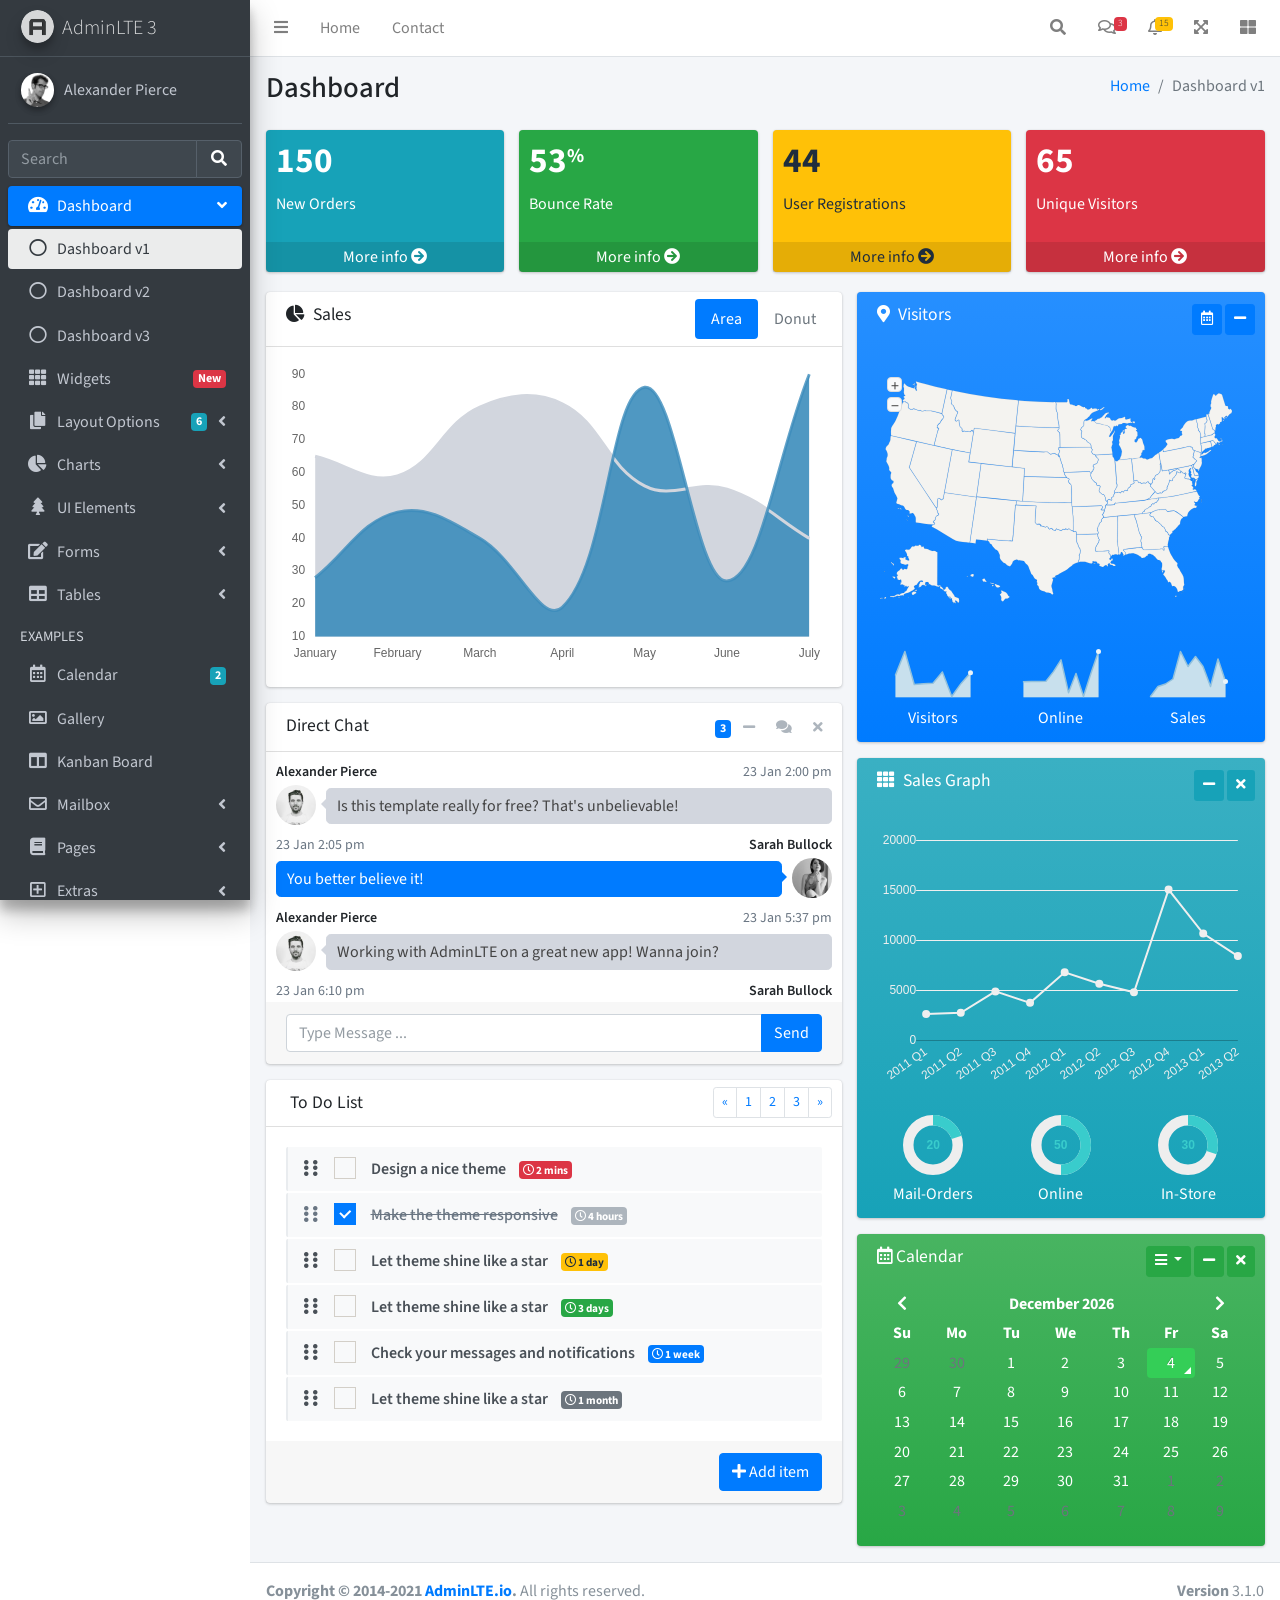
<file: src/main/webapp/resources/admin/index.html>
<!DOCTYPE html>
<html lang="en">
<head>
  <meta charset="utf-8">
  <meta name="viewport" content="width=device-width, initial-scale=1">
  <title>AdminLTE 3 | Dashboard</title>

  <!-- Google Font: Source Sans Pro -->
  <link rel="stylesheet" href="https://fonts.googleapis.com/css?family=Source+Sans+Pro:300,400,400i,700&display=fallback">
  <!-- Font Awesome -->
  <link rel="stylesheet" href="plugins/fontawesome-free/css/all.min.css">
  <!-- Ionicons -->
  <link rel="stylesheet" href="https://code.ionicframework.com/ionicons/2.0.1/css/ionicons.min.css">
  <!-- Tempusdominus Bootstrap 4 -->
  <link rel="stylesheet" href="plugins/tempusdominus-bootstrap-4/css/tempusdominus-bootstrap-4.min.css">
  <!-- iCheck -->
  <link rel="stylesheet" href="plugins/icheck-bootstrap/icheck-bootstrap.min.css">
  <!-- JQVMap -->
  <link rel="stylesheet" href="plugins/jqvmap/jqvmap.min.css">
  <!-- Theme style -->
  <link rel="stylesheet" href="dist/css/adminlte.min.css">
  <!-- overlayScrollbars -->
  <link rel="stylesheet" href="plugins/overlayScrollbars/css/OverlayScrollbars.min.css">
  <!-- Daterange picker -->
  <link rel="stylesheet" href="plugins/daterangepicker/daterangepicker.css">
  <!-- summernote -->
  <link rel="stylesheet" href="plugins/summernote/summernote-bs4.min.css">
</head>
<body class="hold-transition sidebar-mini layout-fixed">
<div class="wrapper">

  <!-- Preloader -->
  <div class="preloader flex-column justify-content-center align-items-center">
    <img class="animation__shake" src="dist/img/AdminLTELogo.png" alt="AdminLTELogo" height="60" width="60">
  </div>

  <!-- Navbar -->
  <nav class="main-header navbar navbar-expand navbar-white navbar-light">
    <!-- Left navbar links -->
    <ul class="navbar-nav">
      <li class="nav-item">
        <a class="nav-link" data-widget="pushmenu" href="#" role="button"><i class="fas fa-bars"></i></a>
      </li>
      <li class="nav-item d-none d-sm-inline-block">
        <a href="index3.html" class="nav-link">Home</a>
      </li>
      <li class="nav-item d-none d-sm-inline-block">
        <a href="#" class="nav-link">Contact</a>
      </li>
    </ul>

    <!-- Right navbar links -->
    <ul class="navbar-nav ml-auto">
      <!-- Navbar Search -->
      <li class="nav-item">
        <a class="nav-link" data-widget="navbar-search" href="#" role="button">
          <i class="fas fa-search"></i>
        </a>
        <div class="navbar-search-block">
          <form class="form-inline">
            <div class="input-group input-group-sm">
              <input class="form-control form-control-navbar" type="search" placeholder="Search" aria-label="Search">
              <div class="input-group-append">
                <button class="btn btn-navbar" type="submit">
                  <i class="fas fa-search"></i>
                </button>
                <button class="btn btn-navbar" type="button" data-widget="navbar-search">
                  <i class="fas fa-times"></i>
                </button>
              </div>
            </div>
          </form>
        </div>
      </li>

      <!-- Messages Dropdown Menu -->
      <li class="nav-item dropdown">
        <a class="nav-link" data-toggle="dropdown" href="#">
          <i class="far fa-comments"></i>
          <span class="badge badge-danger navbar-badge">3</span>
        </a>
        <div class="dropdown-menu dropdown-menu-lg dropdown-menu-right">
          <a href="#" class="dropdown-item">
            <!-- Message Start -->
            <div class="media">
              <img src="dist/img/user1-128x128.jpg" alt="User Avatar" class="img-size-50 mr-3 img-circle">
              <div class="media-body">
                <h3 class="dropdown-item-title">
                  Brad Diesel
                  <span class="float-right text-sm text-danger"><i class="fas fa-star"></i></span>
                </h3>
                <p class="text-sm">Call me whenever you can...</p>
                <p class="text-sm text-muted"><i class="far fa-clock mr-1"></i> 4 Hours Ago</p>
              </div>
            </div>
            <!-- Message End -->
          </a>
          <div class="dropdown-divider"></div>
          <a href="#" class="dropdown-item">
            <!-- Message Start -->
            <div class="media">
              <img src="dist/img/user8-128x128.jpg" alt="User Avatar" class="img-size-50 img-circle mr-3">
              <div class="media-body">
                <h3 class="dropdown-item-title">
                  John Pierce
                  <span class="float-right text-sm text-muted"><i class="fas fa-star"></i></span>
                </h3>
                <p class="text-sm">I got your message bro</p>
                <p class="text-sm text-muted"><i class="far fa-clock mr-1"></i> 4 Hours Ago</p>
              </div>
            </div>
            <!-- Message End -->
          </a>
          <div class="dropdown-divider"></div>
          <a href="#" class="dropdown-item">
            <!-- Message Start -->
            <div class="media">
              <img src="dist/img/user3-128x128.jpg" alt="User Avatar" class="img-size-50 img-circle mr-3">
              <div class="media-body">
                <h3 class="dropdown-item-title">
                  Nora Silvester
                  <span class="float-right text-sm text-warning"><i class="fas fa-star"></i></span>
                </h3>
                <p class="text-sm">The subject goes here</p>
                <p class="text-sm text-muted"><i class="far fa-clock mr-1"></i> 4 Hours Ago</p>
              </div>
            </div>
            <!-- Message End -->
          </a>
          <div class="dropdown-divider"></div>
          <a href="#" class="dropdown-item dropdown-footer">See All Messages</a>
        </div>
      </li>
      <!-- Notifications Dropdown Menu -->
      <li class="nav-item dropdown">
        <a class="nav-link" data-toggle="dropdown" href="#">
          <i class="far fa-bell"></i>
          <span class="badge badge-warning navbar-badge">15</span>
        </a>
        <div class="dropdown-menu dropdown-menu-lg dropdown-menu-right">
          <span class="dropdown-item dropdown-header">15 Notifications</span>
          <div class="dropdown-divider"></div>
          <a href="#" class="dropdown-item">
            <i class="fas fa-envelope mr-2"></i> 4 new messages
            <span class="float-right text-muted text-sm">3 mins</span>
          </a>
          <div class="dropdown-divider"></div>
          <a href="#" class="dropdown-item">
            <i class="fas fa-users mr-2"></i> 8 friend requests
            <span class="float-right text-muted text-sm">12 hours</span>
          </a>
          <div class="dropdown-divider"></div>
          <a href="#" class="dropdown-item">
            <i class="fas fa-file mr-2"></i> 3 new reports
            <span class="float-right text-muted text-sm">2 days</span>
          </a>
          <div class="dropdown-divider"></div>
          <a href="#" class="dropdown-item dropdown-footer">See All Notifications</a>
        </div>
      </li>
      <li class="nav-item">
        <a class="nav-link" data-widget="fullscreen" href="#" role="button">
          <i class="fas fa-expand-arrows-alt"></i>
        </a>
      </li>
      <li class="nav-item">
        <a class="nav-link" data-widget="control-sidebar" data-slide="true" href="#" role="button">
          <i class="fas fa-th-large"></i>
        </a>
      </li>
    </ul>
  </nav>
  <!-- /.navbar -->

  <!-- Main Sidebar Container -->
  <aside class="main-sidebar sidebar-dark-primary elevation-4">
    <!-- Brand Logo -->
    <a href="index3.html" class="brand-link">
      <img src="dist/img/AdminLTELogo.png" alt="AdminLTE Logo" class="brand-image img-circle elevation-3" style="opacity: .8">
      <span class="brand-text font-weight-light">AdminLTE 3</span>
    </a>

    <!-- Sidebar -->
    <div class="sidebar">
      <!-- Sidebar user panel (optional) -->
      <div class="user-panel mt-3 pb-3 mb-3 d-flex">
        <div class="image">
          <img src="dist/img/user2-160x160.jpg" class="img-circle elevation-2" alt="User Image">
        </div>
        <div class="info">
          <a href="#" class="d-block">Alexander Pierce</a>
        </div>
      </div>

      <!-- SidebarSearch Form -->
      <div class="form-inline">
        <div class="input-group" data-widget="sidebar-search">
          <input class="form-control form-control-sidebar" type="search" placeholder="Search" aria-label="Search">
          <div class="input-group-append">
            <button class="btn btn-sidebar">
              <i class="fas fa-search fa-fw"></i>
            </button>
          </div>
        </div>
      </div>

      <!-- Sidebar Menu -->
      <nav class="mt-2">
        <ul class="nav nav-pills nav-sidebar flex-column" data-widget="treeview" role="menu" data-accordion="false">
          <!-- Add icons to the links using the .nav-icon class
               with font-awesome or any other icon font library -->
          <li class="nav-item menu-open">
            <a href="#" class="nav-link active">
              <i class="nav-icon fas fa-tachometer-alt"></i>
              <p>
                Dashboard
                <i class="right fas fa-angle-left"></i>
              </p>
            </a>
            <ul class="nav nav-treeview">
              <li class="nav-item">
                <a href="./index.html" class="nav-link active">
                  <i class="far fa-circle nav-icon"></i>
                  <p>Dashboard v1</p>
                </a>
              </li>
              <li class="nav-item">
                <a href="./index2.html" class="nav-link">
                  <i class="far fa-circle nav-icon"></i>
                  <p>Dashboard v2</p>
                </a>
              </li>
              <li class="nav-item">
                <a href="./index3.html" class="nav-link">
                  <i class="far fa-circle nav-icon"></i>
                  <p>Dashboard v3</p>
                </a>
              </li>
            </ul>
          </li>
          <li class="nav-item">
            <a href="pages/widgets.html" class="nav-link">
              <i class="nav-icon fas fa-th"></i>
              <p>
                Widgets
                <span class="right badge badge-danger">New</span>
              </p>
            </a>
          </li>
          <li class="nav-item">
            <a href="#" class="nav-link">
              <i class="nav-icon fas fa-copy"></i>
              <p>
                Layout Options
                <i class="fas fa-angle-left right"></i>
                <span class="badge badge-info right">6</span>
              </p>
            </a>
            <ul class="nav nav-treeview">
              <li class="nav-item">
                <a href="pages/layout/top-nav.html" class="nav-link">
                  <i class="far fa-circle nav-icon"></i>
                  <p>Top Navigation</p>
                </a>
              </li>
              <li class="nav-item">
                <a href="pages/layout/top-nav-sidebar.html" class="nav-link">
                  <i class="far fa-circle nav-icon"></i>
                  <p>Top Navigation + Sidebar</p>
                </a>
              </li>
              <li class="nav-item">
                <a href="pages/layout/boxed.html" class="nav-link">
                  <i class="far fa-circle nav-icon"></i>
                  <p>Boxed</p>
                </a>
              </li>
              <li class="nav-item">
                <a href="pages/layout/fixed-sidebar.html" class="nav-link">
                  <i class="far fa-circle nav-icon"></i>
                  <p>Fixed Sidebar</p>
                </a>
              </li>
              <li class="nav-item">
                <a href="pages/layout/fixed-sidebar-custom.html" class="nav-link">
                  <i class="far fa-circle nav-icon"></i>
                  <p>Fixed Sidebar <small>+ Custom Area</small></p>
                </a>
              </li>
              <li class="nav-item">
                <a href="pages/layout/fixed-topnav.html" class="nav-link">
                  <i class="far fa-circle nav-icon"></i>
                  <p>Fixed Navbar</p>
                </a>
              </li>
              <li class="nav-item">
                <a href="pages/layout/fixed-footer.html" class="nav-link">
                  <i class="far fa-circle nav-icon"></i>
                  <p>Fixed Footer</p>
                </a>
              </li>
              <li class="nav-item">
                <a href="pages/layout/collapsed-sidebar.html" class="nav-link">
                  <i class="far fa-circle nav-icon"></i>
                  <p>Collapsed Sidebar</p>
                </a>
              </li>
            </ul>
          </li>
          <li class="nav-item">
            <a href="#" class="nav-link">
              <i class="nav-icon fas fa-chart-pie"></i>
              <p>
                Charts
                <i class="right fas fa-angle-left"></i>
              </p>
            </a>
            <ul class="nav nav-treeview">
              <li class="nav-item">
                <a href="pages/charts/chartjs.html" class="nav-link">
                  <i class="far fa-circle nav-icon"></i>
                  <p>ChartJS</p>
                </a>
              </li>
              <li class="nav-item">
                <a href="pages/charts/flot.html" class="nav-link">
                  <i class="far fa-circle nav-icon"></i>
                  <p>Flot</p>
                </a>
              </li>
              <li class="nav-item">
                <a href="pages/charts/inline.html" class="nav-link">
                  <i class="far fa-circle nav-icon"></i>
                  <p>Inline</p>
                </a>
              </li>
              <li class="nav-item">
                <a href="pages/charts/uplot.html" class="nav-link">
                  <i class="far fa-circle nav-icon"></i>
                  <p>uPlot</p>
                </a>
              </li>
            </ul>
          </li>
          <li class="nav-item">
            <a href="#" class="nav-link">
              <i class="nav-icon fas fa-tree"></i>
              <p>
                UI Elements
                <i class="fas fa-angle-left right"></i>
              </p>
            </a>
            <ul class="nav nav-treeview">
              <li class="nav-item">
                <a href="pages/UI/general.html" class="nav-link">
                  <i class="far fa-circle nav-icon"></i>
                  <p>General</p>
                </a>
              </li>
              <li class="nav-item">
                <a href="pages/UI/icons.html" class="nav-link">
                  <i class="far fa-circle nav-icon"></i>
                  <p>Icons</p>
                </a>
              </li>
              <li class="nav-item">
                <a href="pages/UI/buttons.html" class="nav-link">
                  <i class="far fa-circle nav-icon"></i>
                  <p>Buttons</p>
                </a>
              </li>
              <li class="nav-item">
                <a href="pages/UI/sliders.html" class="nav-link">
                  <i class="far fa-circle nav-icon"></i>
                  <p>Sliders</p>
                </a>
              </li>
              <li class="nav-item">
                <a href="pages/UI/modals.html" class="nav-link">
                  <i class="far fa-circle nav-icon"></i>
                  <p>Modals & Alerts</p>
                </a>
              </li>
              <li class="nav-item">
                <a href="pages/UI/navbar.html" class="nav-link">
                  <i class="far fa-circle nav-icon"></i>
                  <p>Navbar & Tabs</p>
                </a>
              </li>
              <li class="nav-item">
                <a href="pages/UI/timeline.html" class="nav-link">
                  <i class="far fa-circle nav-icon"></i>
                  <p>Timeline</p>
                </a>
              </li>
              <li class="nav-item">
                <a href="pages/UI/ribbons.html" class="nav-link">
                  <i class="far fa-circle nav-icon"></i>
                  <p>Ribbons</p>
                </a>
              </li>
            </ul>
          </li>
          <li class="nav-item">
            <a href="#" class="nav-link">
              <i class="nav-icon fas fa-edit"></i>
              <p>
                Forms
                <i class="fas fa-angle-left right"></i>
              </p>
            </a>
            <ul class="nav nav-treeview">
              <li class="nav-item">
                <a href="pages/forms/general.html" class="nav-link">
                  <i class="far fa-circle nav-icon"></i>
                  <p>General Elements</p>
                </a>
              </li>
              <li class="nav-item">
                <a href="pages/forms/advanced.html" class="nav-link">
                  <i class="far fa-circle nav-icon"></i>
                  <p>Advanced Elements</p>
                </a>
              </li>
              <li class="nav-item">
                <a href="pages/forms/editors.html" class="nav-link">
                  <i class="far fa-circle nav-icon"></i>
                  <p>Editors</p>
                </a>
              </li>
              <li class="nav-item">
                <a href="pages/forms/validation.html" class="nav-link">
                  <i class="far fa-circle nav-icon"></i>
                  <p>Validation</p>
                </a>
              </li>
            </ul>
          </li>
          <li class="nav-item">
            <a href="#" class="nav-link">
              <i class="nav-icon fas fa-table"></i>
              <p>
                Tables
                <i class="fas fa-angle-left right"></i>
              </p>
            </a>
            <ul class="nav nav-treeview">
              <li class="nav-item">
                <a href="pages/tables/simple.html" class="nav-link">
                  <i class="far fa-circle nav-icon"></i>
                  <p>Simple Tables</p>
                </a>
              </li>
              <li class="nav-item">
                <a href="pages/tables/data.html" class="nav-link">
                  <i class="far fa-circle nav-icon"></i>
                  <p>DataTables</p>
                </a>
              </li>
              <li class="nav-item">
                <a href="pages/tables/jsgrid.html" class="nav-link">
                  <i class="far fa-circle nav-icon"></i>
                  <p>jsGrid</p>
                </a>
              </li>
            </ul>
          </li>
          <li class="nav-header">EXAMPLES</li>
          <li class="nav-item">
            <a href="pages/calendar.html" class="nav-link">
              <i class="nav-icon far fa-calendar-alt"></i>
              <p>
                Calendar
                <span class="badge badge-info right">2</span>
              </p>
            </a>
          </li>
          <li class="nav-item">
            <a href="pages/gallery.html" class="nav-link">
              <i class="nav-icon far fa-image"></i>
              <p>
                Gallery
              </p>
            </a>
          </li>
          <li class="nav-item">
            <a href="pages/kanban.html" class="nav-link">
              <i class="nav-icon fas fa-columns"></i>
              <p>
                Kanban Board
              </p>
            </a>
          </li>
          <li class="nav-item">
            <a href="#" class="nav-link">
              <i class="nav-icon far fa-envelope"></i>
              <p>
                Mailbox
                <i class="fas fa-angle-left right"></i>
              </p>
            </a>
            <ul class="nav nav-treeview">
              <li class="nav-item">
                <a href="pages/mailbox/mailbox.html" class="nav-link">
                  <i class="far fa-circle nav-icon"></i>
                  <p>Inbox</p>
                </a>
              </li>
              <li class="nav-item">
                <a href="pages/mailbox/compose.html" class="nav-link">
                  <i class="far fa-circle nav-icon"></i>
                  <p>Compose</p>
                </a>
              </li>
              <li class="nav-item">
                <a href="pages/mailbox/read-mail.html" class="nav-link">
                  <i class="far fa-circle nav-icon"></i>
                  <p>Read</p>
                </a>
              </li>
            </ul>
          </li>
          <li class="nav-item">
            <a href="#" class="nav-link">
              <i class="nav-icon fas fa-book"></i>
              <p>
                Pages
                <i class="fas fa-angle-left right"></i>
              </p>
            </a>
            <ul class="nav nav-treeview">
              <li class="nav-item">
                <a href="pages/examples/invoice.html" class="nav-link">
                  <i class="far fa-circle nav-icon"></i>
                  <p>Invoice</p>
                </a>
              </li>
              <li class="nav-item">
                <a href="pages/examples/profile.html" class="nav-link">
                  <i class="far fa-circle nav-icon"></i>
                  <p>Profile</p>
                </a>
              </li>
              <li class="nav-item">
                <a href="pages/examples/e-commerce.html" class="nav-link">
                  <i class="far fa-circle nav-icon"></i>
                  <p>E-commerce</p>
                </a>
              </li>
              <li class="nav-item">
                <a href="pages/examples/projects.html" class="nav-link">
                  <i class="far fa-circle nav-icon"></i>
                  <p>Projects</p>
                </a>
              </li>
              <li class="nav-item">
                <a href="pages/examples/project-add.html" class="nav-link">
                  <i class="far fa-circle nav-icon"></i>
                  <p>Project Add</p>
                </a>
              </li>
              <li class="nav-item">
                <a href="pages/examples/project-edit.html" class="nav-link">
                  <i class="far fa-circle nav-icon"></i>
                  <p>Project Edit</p>
                </a>
              </li>
              <li class="nav-item">
                <a href="pages/examples/project-detail.html" class="nav-link">
                  <i class="far fa-circle nav-icon"></i>
                  <p>Project Detail</p>
                </a>
              </li>
              <li class="nav-item">
                <a href="pages/examples/contacts.html" class="nav-link">
                  <i class="far fa-circle nav-icon"></i>
                  <p>Contacts</p>
                </a>
              </li>
              <li class="nav-item">
                <a href="pages/examples/faq.html" class="nav-link">
                  <i class="far fa-circle nav-icon"></i>
                  <p>FAQ</p>
                </a>
              </li>
              <li class="nav-item">
                <a href="pages/examples/contact-us.html" class="nav-link">
                  <i class="far fa-circle nav-icon"></i>
                  <p>Contact us</p>
                </a>
              </li>
            </ul>
          </li>
          <li class="nav-item">
            <a href="#" class="nav-link">
              <i class="nav-icon far fa-plus-square"></i>
              <p>
                Extras
                <i class="fas fa-angle-left right"></i>
              </p>
            </a>
            <ul class="nav nav-treeview">
              <li class="nav-item">
                <a href="#" class="nav-link">
                  <i class="far fa-circle nav-icon"></i>
                  <p>
                    Login & Register v1
                    <i class="fas fa-angle-left right"></i>
                  </p>
                </a>
                <ul class="nav nav-treeview">
                  <li class="nav-item">
                    <a href="pages/examples/login.html" class="nav-link">
                      <i class="far fa-circle nav-icon"></i>
                      <p>Login v1</p>
                    </a>
                  </li>
                  <li class="nav-item">
                    <a href="pages/examples/register.html" class="nav-link">
                      <i class="far fa-circle nav-icon"></i>
                      <p>Register v1</p>
                    </a>
                  </li>
                  <li class="nav-item">
                    <a href="pages/examples/forgot-password.html" class="nav-link">
                      <i class="far fa-circle nav-icon"></i>
                      <p>Forgot Password v1</p>
                    </a>
                  </li>
                  <li class="nav-item">
                    <a href="pages/examples/recover-password.html" class="nav-link">
                      <i class="far fa-circle nav-icon"></i>
                      <p>Recover Password v1</p>
                    </a>
                  </li>
                </ul>
              </li>
              <li class="nav-item">
                <a href="#" class="nav-link">
                  <i class="far fa-circle nav-icon"></i>
                  <p>
                    Login & Register v2
                    <i class="fas fa-angle-left right"></i>
                  </p>
                </a>
                <ul class="nav nav-treeview">
                  <li class="nav-item">
                    <a href="pages/examples/login-v2.html" class="nav-link">
                      <i class="far fa-circle nav-icon"></i>
                      <p>Login v2</p>
                    </a>
                  </li>
                  <li class="nav-item">
                    <a href="pages/examples/register-v2.html" class="nav-link">
                      <i class="far fa-circle nav-icon"></i>
                      <p>Register v2</p>
                    </a>
                  </li>
                  <li class="nav-item">
                    <a href="pages/examples/forgot-password-v2.html" class="nav-link">
                      <i class="far fa-circle nav-icon"></i>
                      <p>Forgot Password v2</p>
                    </a>
                  </li>
                  <li class="nav-item">
                    <a href="pages/examples/recover-password-v2.html" class="nav-link">
                      <i class="far fa-circle nav-icon"></i>
                      <p>Recover Password v2</p>
                    </a>
                  </li>
                </ul>
              </li>
              <li class="nav-item">
                <a href="pages/examples/lockscreen.html" class="nav-link">
                  <i class="far fa-circle nav-icon"></i>
                  <p>Lockscreen</p>
                </a>
              </li>
              <li class="nav-item">
                <a href="pages/examples/legacy-user-menu.html" class="nav-link">
                  <i class="far fa-circle nav-icon"></i>
                  <p>Legacy User Menu</p>
                </a>
              </li>
              <li class="nav-item">
                <a href="pages/examples/language-menu.html" class="nav-link">
                  <i class="far fa-circle nav-icon"></i>
                  <p>Language Menu</p>
                </a>
              </li>
              <li class="nav-item">
                <a href="pages/examples/404.html" class="nav-link">
                  <i class="far fa-circle nav-icon"></i>
                  <p>Error 404</p>
                </a>
              </li>
              <li class="nav-item">
                <a href="pages/examples/500.html" class="nav-link">
                  <i class="far fa-circle nav-icon"></i>
                  <p>Error 500</p>
                </a>
              </li>
              <li class="nav-item">
                <a href="pages/examples/pace.html" class="nav-link">
                  <i class="far fa-circle nav-icon"></i>
                  <p>Pace</p>
                </a>
              </li>
              <li class="nav-item">
                <a href="pages/examples/blank.html" class="nav-link">
                  <i class="far fa-circle nav-icon"></i>
                  <p>Blank Page</p>
                </a>
              </li>
              <li class="nav-item">
                <a href="starter.html" class="nav-link">
                  <i class="far fa-circle nav-icon"></i>
                  <p>Starter Page</p>
                </a>
              </li>
            </ul>
          </li>
          <li class="nav-item">
            <a href="#" class="nav-link">
              <i class="nav-icon fas fa-search"></i>
              <p>
                Search
                <i class="fas fa-angle-left right"></i>
              </p>
            </a>
            <ul class="nav nav-treeview">
              <li class="nav-item">
                <a href="pages/search/simple.html" class="nav-link">
                  <i class="far fa-circle nav-icon"></i>
                  <p>Simple Search</p>
                </a>
              </li>
              <li class="nav-item">
                <a href="pages/search/enhanced.html" class="nav-link">
                  <i class="far fa-circle nav-icon"></i>
                  <p>Enhanced</p>
                </a>
              </li>
            </ul>
          </li>
          <li class="nav-header">MISCELLANEOUS</li>
          <li class="nav-item">
            <a href="iframe.html" class="nav-link">
              <i class="nav-icon fas fa-ellipsis-h"></i>
              <p>Tabbed IFrame Plugin</p>
            </a>
          </li>
          <li class="nav-item">
            <a href="https://adminlte.io/docs/3.1/" class="nav-link">
              <i class="nav-icon fas fa-file"></i>
              <p>Documentation</p>
            </a>
          </li>
          <li class="nav-header">MULTI LEVEL EXAMPLE</li>
          <li class="nav-item">
            <a href="#" class="nav-link">
              <i class="fas fa-circle nav-icon"></i>
              <p>Level 1</p>
            </a>
          </li>
          <li class="nav-item">
            <a href="#" class="nav-link">
              <i class="nav-icon fas fa-circle"></i>
              <p>
                Level 1
                <i class="right fas fa-angle-left"></i>
              </p>
            </a>
            <ul class="nav nav-treeview">
              <li class="nav-item">
                <a href="#" class="nav-link">
                  <i class="far fa-circle nav-icon"></i>
                  <p>Level 2</p>
                </a>
              </li>
              <li class="nav-item">
                <a href="#" class="nav-link">
                  <i class="far fa-circle nav-icon"></i>
                  <p>
                    Level 2
                    <i class="right fas fa-angle-left"></i>
                  </p>
                </a>
                <ul class="nav nav-treeview">
                  <li class="nav-item">
                    <a href="#" class="nav-link">
                      <i class="far fa-dot-circle nav-icon"></i>
                      <p>Level 3</p>
                    </a>
                  </li>
                  <li class="nav-item">
                    <a href="#" class="nav-link">
                      <i class="far fa-dot-circle nav-icon"></i>
                      <p>Level 3</p>
                    </a>
                  </li>
                  <li class="nav-item">
                    <a href="#" class="nav-link">
                      <i class="far fa-dot-circle nav-icon"></i>
                      <p>Level 3</p>
                    </a>
                  </li>
                </ul>
              </li>
              <li class="nav-item">
                <a href="#" class="nav-link">
                  <i class="far fa-circle nav-icon"></i>
                  <p>Level 2</p>
                </a>
              </li>
            </ul>
          </li>
          <li class="nav-item">
            <a href="#" class="nav-link">
              <i class="fas fa-circle nav-icon"></i>
              <p>Level 1</p>
            </a>
          </li>
          <li class="nav-header">LABELS</li>
          <li class="nav-item">
            <a href="#" class="nav-link">
              <i class="nav-icon far fa-circle text-danger"></i>
              <p class="text">Important</p>
            </a>
          </li>
          <li class="nav-item">
            <a href="#" class="nav-link">
              <i class="nav-icon far fa-circle text-warning"></i>
              <p>Warning</p>
            </a>
          </li>
          <li class="nav-item">
            <a href="#" class="nav-link">
              <i class="nav-icon far fa-circle text-info"></i>
              <p>Informational</p>
            </a>
          </li>
        </ul>
      </nav>
      <!-- /.sidebar-menu -->
    </div>
    <!-- /.sidebar -->
  </aside>

  <!-- Content Wrapper. Contains page content -->
  <div class="content-wrapper">
    <!-- Content Header (Page header) -->
    <div class="content-header">
      <div class="container-fluid">
        <div class="row mb-2">
          <div class="col-sm-6">
            <h1 class="m-0">Dashboard</h1>
          </div><!-- /.col -->
          <div class="col-sm-6">
            <ol class="breadcrumb float-sm-right">
              <li class="breadcrumb-item"><a href="#">Home</a></li>
              <li class="breadcrumb-item active">Dashboard v1</li>
            </ol>
          </div><!-- /.col -->
        </div><!-- /.row -->
      </div><!-- /.container-fluid -->
    </div>
    <!-- /.content-header -->

    <!-- Main content -->
    <section class="content">
      <div class="container-fluid">
        <!-- Small boxes (Stat box) -->
        <div class="row">
          <div class="col-lg-3 col-6">
            <!-- small box -->
            <div class="small-box bg-info">
              <div class="inner">
                <h3>150</h3>

                <p>New Orders</p>
              </div>
              <div class="icon">
                <i class="ion ion-bag"></i>
              </div>
              <a href="#" class="small-box-footer">More info <i class="fas fa-arrow-circle-right"></i></a>
            </div>
          </div>
          <!-- ./col -->
          <div class="col-lg-3 col-6">
            <!-- small box -->
            <div class="small-box bg-success">
              <div class="inner">
                <h3>53<sup style="font-size: 20px">%</sup></h3>

                <p>Bounce Rate</p>
              </div>
              <div class="icon">
                <i class="ion ion-stats-bars"></i>
              </div>
              <a href="#" class="small-box-footer">More info <i class="fas fa-arrow-circle-right"></i></a>
            </div>
          </div>
          <!-- ./col -->
          <div class="col-lg-3 col-6">
            <!-- small box -->
            <div class="small-box bg-warning">
              <div class="inner">
                <h3>44</h3>

                <p>User Registrations</p>
              </div>
              <div class="icon">
                <i class="ion ion-person-add"></i>
              </div>
              <a href="#" class="small-box-footer">More info <i class="fas fa-arrow-circle-right"></i></a>
            </div>
          </div>
          <!-- ./col -->
          <div class="col-lg-3 col-6">
            <!-- small box -->
            <div class="small-box bg-danger">
              <div class="inner">
                <h3>65</h3>

                <p>Unique Visitors</p>
              </div>
              <div class="icon">
                <i class="ion ion-pie-graph"></i>
              </div>
              <a href="#" class="small-box-footer">More info <i class="fas fa-arrow-circle-right"></i></a>
            </div>
          </div>
          <!-- ./col -->
        </div>
        <!-- /.row -->
        <!-- Main row -->
        <div class="row">
          <!-- Left col -->
          <section class="col-lg-7 connectedSortable">
            <!-- Custom tabs (Charts with tabs)-->
            <div class="card">
              <div class="card-header">
                <h3 class="card-title">
                  <i class="fas fa-chart-pie mr-1"></i>
                  Sales
                </h3>
                <div class="card-tools">
                  <ul class="nav nav-pills ml-auto">
                    <li class="nav-item">
                      <a class="nav-link active" href="#revenue-chart" data-toggle="tab">Area</a>
                    </li>
                    <li class="nav-item">
                      <a class="nav-link" href="#sales-chart" data-toggle="tab">Donut</a>
                    </li>
                  </ul>
                </div>
              </div><!-- /.card-header -->
              <div class="card-body">
                <div class="tab-content p-0">
                  <!-- Morris chart - Sales -->
                  <div class="chart tab-pane active" id="revenue-chart"
                       style="position: relative; height: 300px;">
                      <canvas id="revenue-chart-canvas" height="300" style="height: 300px;"></canvas>
                   </div>
                  <div class="chart tab-pane" id="sales-chart" style="position: relative; height: 300px;">
                    <canvas id="sales-chart-canvas" height="300" style="height: 300px;"></canvas>
                  </div>
                </div>
              </div><!-- /.card-body -->
            </div>
            <!-- /.card -->

            <!-- DIRECT CHAT -->
            <div class="card direct-chat direct-chat-primary">
              <div class="card-header">
                <h3 class="card-title">Direct Chat</h3>

                <div class="card-tools">
                  <span title="3 New Messages" class="badge badge-primary">3</span>
                  <button type="button" class="btn btn-tool" data-card-widget="collapse">
                    <i class="fas fa-minus"></i>
                  </button>
                  <button type="button" class="btn btn-tool" title="Contacts" data-widget="chat-pane-toggle">
                    <i class="fas fa-comments"></i>
                  </button>
                  <button type="button" class="btn btn-tool" data-card-widget="remove">
                    <i class="fas fa-times"></i>
                  </button>
                </div>
              </div>
              <!-- /.card-header -->
              <div class="card-body">
                <!-- Conversations are loaded here -->
                <div class="direct-chat-messages">
                  <!-- Message. Default to the left -->
                  <div class="direct-chat-msg">
                    <div class="direct-chat-infos clearfix">
                      <span class="direct-chat-name float-left">Alexander Pierce</span>
                      <span class="direct-chat-timestamp float-right">23 Jan 2:00 pm</span>
                    </div>
                    <!-- /.direct-chat-infos -->
                    <img class="direct-chat-img" src="dist/img/user1-128x128.jpg" alt="message user image">
                    <!-- /.direct-chat-img -->
                    <div class="direct-chat-text">
                      Is this template really for free? That's unbelievable!
                    </div>
                    <!-- /.direct-chat-text -->
                  </div>
                  <!-- /.direct-chat-msg -->

                  <!-- Message to the right -->
                  <div class="direct-chat-msg right">
                    <div class="direct-chat-infos clearfix">
                      <span class="direct-chat-name float-right">Sarah Bullock</span>
                      <span class="direct-chat-timestamp float-left">23 Jan 2:05 pm</span>
                    </div>
                    <!-- /.direct-chat-infos -->
                    <img class="direct-chat-img" src="dist/img/user3-128x128.jpg" alt="message user image">
                    <!-- /.direct-chat-img -->
                    <div class="direct-chat-text">
                      You better believe it!
                    </div>
                    <!-- /.direct-chat-text -->
                  </div>
                  <!-- /.direct-chat-msg -->

                  <!-- Message. Default to the left -->
                  <div class="direct-chat-msg">
                    <div class="direct-chat-infos clearfix">
                      <span class="direct-chat-name float-left">Alexander Pierce</span>
                      <span class="direct-chat-timestamp float-right">23 Jan 5:37 pm</span>
                    </div>
                    <!-- /.direct-chat-infos -->
                    <img class="direct-chat-img" src="dist/img/user1-128x128.jpg" alt="message user image">
                    <!-- /.direct-chat-img -->
                    <div class="direct-chat-text">
                      Working with AdminLTE on a great new app! Wanna join?
                    </div>
                    <!-- /.direct-chat-text -->
                  </div>
                  <!-- /.direct-chat-msg -->

                  <!-- Message to the right -->
                  <div class="direct-chat-msg right">
                    <div class="direct-chat-infos clearfix">
                      <span class="direct-chat-name float-right">Sarah Bullock</span>
                      <span class="direct-chat-timestamp float-left">23 Jan 6:10 pm</span>
                    </div>
                    <!-- /.direct-chat-infos -->
                    <img class="direct-chat-img" src="dist/img/user3-128x128.jpg" alt="message user image">
                    <!-- /.direct-chat-img -->
                    <div class="direct-chat-text">
                      I would love to.
                    </div>
                    <!-- /.direct-chat-text -->
                  </div>
                  <!-- /.direct-chat-msg -->

                </div>
                <!--/.direct-chat-messages-->

                <!-- Contacts are loaded here -->
                <div class="direct-chat-contacts">
                  <ul class="contacts-list">
                    <li>
                      <a href="#">
                        <img class="contacts-list-img" src="dist/img/user1-128x128.jpg" alt="User Avatar">

                        <div class="contacts-list-info">
                          <span class="contacts-list-name">
                            Count Dracula
                            <small class="contacts-list-date float-right">2/28/2015</small>
                          </span>
                          <span class="contacts-list-msg">How have you been? I was...</span>
                        </div>
                        <!-- /.contacts-list-info -->
                      </a>
                    </li>
                    <!-- End Contact Item -->
                    <li>
                      <a href="#">
                        <img class="contacts-list-img" src="dist/img/user7-128x128.jpg" alt="User Avatar">

                        <div class="contacts-list-info">
                          <span class="contacts-list-name">
                            Sarah Doe
                            <small class="contacts-list-date float-right">2/23/2015</small>
                          </span>
                          <span class="contacts-list-msg">I will be waiting for...</span>
                        </div>
                        <!-- /.contacts-list-info -->
                      </a>
                    </li>
                    <!-- End Contact Item -->
                    <li>
                      <a href="#">
                        <img class="contacts-list-img" src="dist/img/user3-128x128.jpg" alt="User Avatar">

                        <div class="contacts-list-info">
                          <span class="contacts-list-name">
                            Nadia Jolie
                            <small class="contacts-list-date float-right">2/20/2015</small>
                          </span>
                          <span class="contacts-list-msg">I'll call you back at...</span>
                        </div>
                        <!-- /.contacts-list-info -->
                      </a>
                    </li>
                    <!-- End Contact Item -->
                    <li>
                      <a href="#">
                        <img class="contacts-list-img" src="dist/img/user5-128x128.jpg" alt="User Avatar">

                        <div class="contacts-list-info">
                          <span class="contacts-list-name">
                            Nora S. Vans
                            <small class="contacts-list-date float-right">2/10/2015</small>
                          </span>
                          <span class="contacts-list-msg">Where is your new...</span>
                        </div>
                        <!-- /.contacts-list-info -->
                      </a>
                    </li>
                    <!-- End Contact Item -->
                    <li>
                      <a href="#">
                        <img class="contacts-list-img" src="dist/img/user6-128x128.jpg" alt="User Avatar">

                        <div class="contacts-list-info">
                          <span class="contacts-list-name">
                            John K.
                            <small class="contacts-list-date float-right">1/27/2015</small>
                          </span>
                          <span class="contacts-list-msg">Can I take a look at...</span>
                        </div>
                        <!-- /.contacts-list-info -->
                      </a>
                    </li>
                    <!-- End Contact Item -->
                    <li>
                      <a href="#">
                        <img class="contacts-list-img" src="dist/img/user8-128x128.jpg" alt="User Avatar">

                        <div class="contacts-list-info">
                          <span class="contacts-list-name">
                            Kenneth M.
                            <small class="contacts-list-date float-right">1/4/2015</small>
                          </span>
                          <span class="contacts-list-msg">Never mind I found...</span>
                        </div>
                        <!-- /.contacts-list-info -->
                      </a>
                    </li>
                    <!-- End Contact Item -->
                  </ul>
                  <!-- /.contacts-list -->
                </div>
                <!-- /.direct-chat-pane -->
              </div>
              <!-- /.card-body -->
              <div class="card-footer">
                <form action="#" method="post">
                  <div class="input-group">
                    <input type="text" name="message" placeholder="Type Message ..." class="form-control">
                    <span class="input-group-append">
                      <button type="button" class="btn btn-primary">Send</button>
                    </span>
                  </div>
                </form>
              </div>
              <!-- /.card-footer-->
            </div>
            <!--/.direct-chat -->

            <!-- TO DO List -->
            <div class="card">
              <div class="card-header">
                <h3 class="card-title">
                  <i class="ion ion-clipboard mr-1"></i>
                  To Do List
                </h3>

                <div class="card-tools">
                  <ul class="pagination pagination-sm">
                    <li class="page-item"><a href="#" class="page-link">&laquo;</a></li>
                    <li class="page-item"><a href="#" class="page-link">1</a></li>
                    <li class="page-item"><a href="#" class="page-link">2</a></li>
                    <li class="page-item"><a href="#" class="page-link">3</a></li>
                    <li class="page-item"><a href="#" class="page-link">&raquo;</a></li>
                  </ul>
                </div>
              </div>
              <!-- /.card-header -->
              <div class="card-body">
                <ul class="todo-list" data-widget="todo-list">
                  <li>
                    <!-- drag handle -->
                    <span class="handle">
                      <i class="fas fa-ellipsis-v"></i>
                      <i class="fas fa-ellipsis-v"></i>
                    </span>
                    <!-- checkbox -->
                    <div  class="icheck-primary d-inline ml-2">
                      <input type="checkbox" value="" name="todo1" id="todoCheck1">
                      <label for="todoCheck1"></label>
                    </div>
                    <!-- todo text -->
                    <span class="text">Design a nice theme</span>
                    <!-- Emphasis label -->
                    <small class="badge badge-danger"><i class="far fa-clock"></i> 2 mins</small>
                    <!-- General tools such as edit or delete-->
                    <div class="tools">
                      <i class="fas fa-edit"></i>
                      <i class="fas fa-trash-o"></i>
                    </div>
                  </li>
                  <li>
                    <span class="handle">
                      <i class="fas fa-ellipsis-v"></i>
                      <i class="fas fa-ellipsis-v"></i>
                    </span>
                    <div  class="icheck-primary d-inline ml-2">
                      <input type="checkbox" value="" name="todo2" id="todoCheck2" checked>
                      <label for="todoCheck2"></label>
                    </div>
                    <span class="text">Make the theme responsive</span>
                    <small class="badge badge-info"><i class="far fa-clock"></i> 4 hours</small>
                    <div class="tools">
                      <i class="fas fa-edit"></i>
                      <i class="fas fa-trash-o"></i>
                    </div>
                  </li>
                  <li>
                    <span class="handle">
                      <i class="fas fa-ellipsis-v"></i>
                      <i class="fas fa-ellipsis-v"></i>
                    </span>
                    <div  class="icheck-primary d-inline ml-2">
                      <input type="checkbox" value="" name="todo3" id="todoCheck3">
                      <label for="todoCheck3"></label>
                    </div>
                    <span class="text">Let theme shine like a star</span>
                    <small class="badge badge-warning"><i class="far fa-clock"></i> 1 day</small>
                    <div class="tools">
                      <i class="fas fa-edit"></i>
                      <i class="fas fa-trash-o"></i>
                    </div>
                  </li>
                  <li>
                    <span class="handle">
                      <i class="fas fa-ellipsis-v"></i>
                      <i class="fas fa-ellipsis-v"></i>
                    </span>
                    <div  class="icheck-primary d-inline ml-2">
                      <input type="checkbox" value="" name="todo4" id="todoCheck4">
                      <label for="todoCheck4"></label>
                    </div>
                    <span class="text">Let theme shine like a star</span>
                    <small class="badge badge-success"><i class="far fa-clock"></i> 3 days</small>
                    <div class="tools">
                      <i class="fas fa-edit"></i>
                      <i class="fas fa-trash-o"></i>
                    </div>
                  </li>
                  <li>
                    <span class="handle">
                      <i class="fas fa-ellipsis-v"></i>
                      <i class="fas fa-ellipsis-v"></i>
                    </span>
                    <div  class="icheck-primary d-inline ml-2">
                      <input type="checkbox" value="" name="todo5" id="todoCheck5">
                      <label for="todoCheck5"></label>
                    </div>
                    <span class="text">Check your messages and notifications</span>
                    <small class="badge badge-primary"><i class="far fa-clock"></i> 1 week</small>
                    <div class="tools">
                      <i class="fas fa-edit"></i>
                      <i class="fas fa-trash-o"></i>
                    </div>
                  </li>
                  <li>
                    <span class="handle">
                      <i class="fas fa-ellipsis-v"></i>
                      <i class="fas fa-ellipsis-v"></i>
                    </span>
                    <div  class="icheck-primary d-inline ml-2">
                      <input type="checkbox" value="" name="todo6" id="todoCheck6">
                      <label for="todoCheck6"></label>
                    </div>
                    <span class="text">Let theme shine like a star</span>
                    <small class="badge badge-secondary"><i class="far fa-clock"></i> 1 month</small>
                    <div class="tools">
                      <i class="fas fa-edit"></i>
                      <i class="fas fa-trash-o"></i>
                    </div>
                  </li>
                </ul>
              </div>
              <!-- /.card-body -->
              <div class="card-footer clearfix">
                <button type="button" class="btn btn-primary float-right"><i class="fas fa-plus"></i> Add item</button>
              </div>
            </div>
            <!-- /.card -->
          </section>
          <!-- /.Left col -->
          <!-- right col (We are only adding the ID to make the widgets sortable)-->
          <section class="col-lg-5 connectedSortable">

            <!-- Map card -->
            <div class="card bg-gradient-primary">
              <div class="card-header border-0">
                <h3 class="card-title">
                  <i class="fas fa-map-marker-alt mr-1"></i>
                  Visitors
                </h3>
                <!-- card tools -->
                <div class="card-tools">
                  <button type="button" class="btn btn-primary btn-sm daterange" title="Date range">
                    <i class="far fa-calendar-alt"></i>
                  </button>
                  <button type="button" class="btn btn-primary btn-sm" data-card-widget="collapse" title="Collapse">
                    <i class="fas fa-minus"></i>
                  </button>
                </div>
                <!-- /.card-tools -->
              </div>
              <div class="card-body">
                <div id="world-map" style="height: 250px; width: 100%;"></div>
              </div>
              <!-- /.card-body-->
              <div class="card-footer bg-transparent">
                <div class="row">
                  <div class="col-4 text-center">
                    <div id="sparkline-1"></div>
                    <div class="text-white">Visitors</div>
                  </div>
                  <!-- ./col -->
                  <div class="col-4 text-center">
                    <div id="sparkline-2"></div>
                    <div class="text-white">Online</div>
                  </div>
                  <!-- ./col -->
                  <div class="col-4 text-center">
                    <div id="sparkline-3"></div>
                    <div class="text-white">Sales</div>
                  </div>
                  <!-- ./col -->
                </div>
                <!-- /.row -->
              </div>
            </div>
            <!-- /.card -->

            <!-- solid sales graph -->
            <div class="card bg-gradient-info">
              <div class="card-header border-0">
                <h3 class="card-title">
                  <i class="fas fa-th mr-1"></i>
                  Sales Graph
                </h3>

                <div class="card-tools">
                  <button type="button" class="btn bg-info btn-sm" data-card-widget="collapse">
                    <i class="fas fa-minus"></i>
                  </button>
                  <button type="button" class="btn bg-info btn-sm" data-card-widget="remove">
                    <i class="fas fa-times"></i>
                  </button>
                </div>
              </div>
              <div class="card-body">
                <canvas class="chart" id="line-chart" style="min-height: 250px; height: 250px; max-height: 250px; max-width: 100%;"></canvas>
              </div>
              <!-- /.card-body -->
              <div class="card-footer bg-transparent">
                <div class="row">
                  <div class="col-4 text-center">
                    <input type="text" class="knob" data-readonly="true" value="20" data-width="60" data-height="60"
                           data-fgColor="#39CCCC">

                    <div class="text-white">Mail-Orders</div>
                  </div>
                  <!-- ./col -->
                  <div class="col-4 text-center">
                    <input type="text" class="knob" data-readonly="true" value="50" data-width="60" data-height="60"
                           data-fgColor="#39CCCC">

                    <div class="text-white">Online</div>
                  </div>
                  <!-- ./col -->
                  <div class="col-4 text-center">
                    <input type="text" class="knob" data-readonly="true" value="30" data-width="60" data-height="60"
                           data-fgColor="#39CCCC">

                    <div class="text-white">In-Store</div>
                  </div>
                  <!-- ./col -->
                </div>
                <!-- /.row -->
              </div>
              <!-- /.card-footer -->
            </div>
            <!-- /.card -->

            <!-- Calendar -->
            <div class="card bg-gradient-success">
              <div class="card-header border-0">

                <h3 class="card-title">
                  <i class="far fa-calendar-alt"></i>
                  Calendar
                </h3>
                <!-- tools card -->
                <div class="card-tools">
                  <!-- button with a dropdown -->
                  <div class="btn-group">
                    <button type="button" class="btn btn-success btn-sm dropdown-toggle" data-toggle="dropdown" data-offset="-52">
                      <i class="fas fa-bars"></i>
                    </button>
                    <div class="dropdown-menu" role="menu">
                      <a href="#" class="dropdown-item">Add new event</a>
                      <a href="#" class="dropdown-item">Clear events</a>
                      <div class="dropdown-divider"></div>
                      <a href="#" class="dropdown-item">View calendar</a>
                    </div>
                  </div>
                  <button type="button" class="btn btn-success btn-sm" data-card-widget="collapse">
                    <i class="fas fa-minus"></i>
                  </button>
                  <button type="button" class="btn btn-success btn-sm" data-card-widget="remove">
                    <i class="fas fa-times"></i>
                  </button>
                </div>
                <!-- /. tools -->
              </div>
              <!-- /.card-header -->
              <div class="card-body pt-0">
                <!--The calendar -->
                <div id="calendar" style="width: 100%"></div>
              </div>
              <!-- /.card-body -->
            </div>
            <!-- /.card -->
          </section>
          <!-- right col -->
        </div>
        <!-- /.row (main row) -->
      </div><!-- /.container-fluid -->
    </section>
    <!-- /.content -->
  </div>
  <!-- /.content-wrapper -->
  <footer class="main-footer">
    <strong>Copyright &copy; 2014-2021 <a href="https://adminlte.io">AdminLTE.io</a>.</strong>
    All rights reserved.
    <div class="float-right d-none d-sm-inline-block">
      <b>Version</b> 3.1.0
    </div>
  </footer>

  <!-- Control Sidebar -->
  <aside class="control-sidebar control-sidebar-dark">
    <!-- Control sidebar content goes here -->
  </aside>
  <!-- /.control-sidebar -->
</div>
<!-- ./wrapper -->

<!-- jQuery -->
<script src="plugins/jquery/jquery.min.js"></script>
<!-- jQuery UI 1.11.4 -->
<script src="plugins/jquery-ui/jquery-ui.min.js"></script>
<!-- Resolve conflict in jQuery UI tooltip with Bootstrap tooltip -->
<script>
  $.widget.bridge('uibutton', $.ui.button)
</script>
<!-- Bootstrap 4 -->
<script src="plugins/bootstrap/js/bootstrap.bundle.min.js"></script>
<!-- ChartJS -->
<script src="plugins/chart.js/Chart.min.js"></script>
<!-- Sparkline -->
<script src="plugins/sparklines/sparkline.js"></script>
<!-- JQVMap -->
<script src="plugins/jqvmap/jquery.vmap.min.js"></script>
<script src="plugins/jqvmap/maps/jquery.vmap.usa.js"></script>
<!-- jQuery Knob Chart -->
<script src="plugins/jquery-knob/jquery.knob.min.js"></script>
<!-- daterangepicker -->
<script src="plugins/moment/moment.min.js"></script>
<script src="plugins/daterangepicker/daterangepicker.js"></script>
<!-- Tempusdominus Bootstrap 4 -->
<script src="plugins/tempusdominus-bootstrap-4/js/tempusdominus-bootstrap-4.min.js"></script>
<!-- Summernote -->
<script src="plugins/summernote/summernote-bs4.min.js"></script>
<!-- overlayScrollbars -->
<script src="plugins/overlayScrollbars/js/jquery.overlayScrollbars.min.js"></script>
<!-- AdminLTE App -->
<script src="dist/js/adminlte.js"></script>
<!-- AdminLTE for demo purposes -->
<script src="dist/js/demo.js"></script>
<!-- AdminLTE dashboard demo (This is only for demo purposes) -->
<script src="dist/js/pages/dashboard.js"></script>
</body>
</html>
</file>
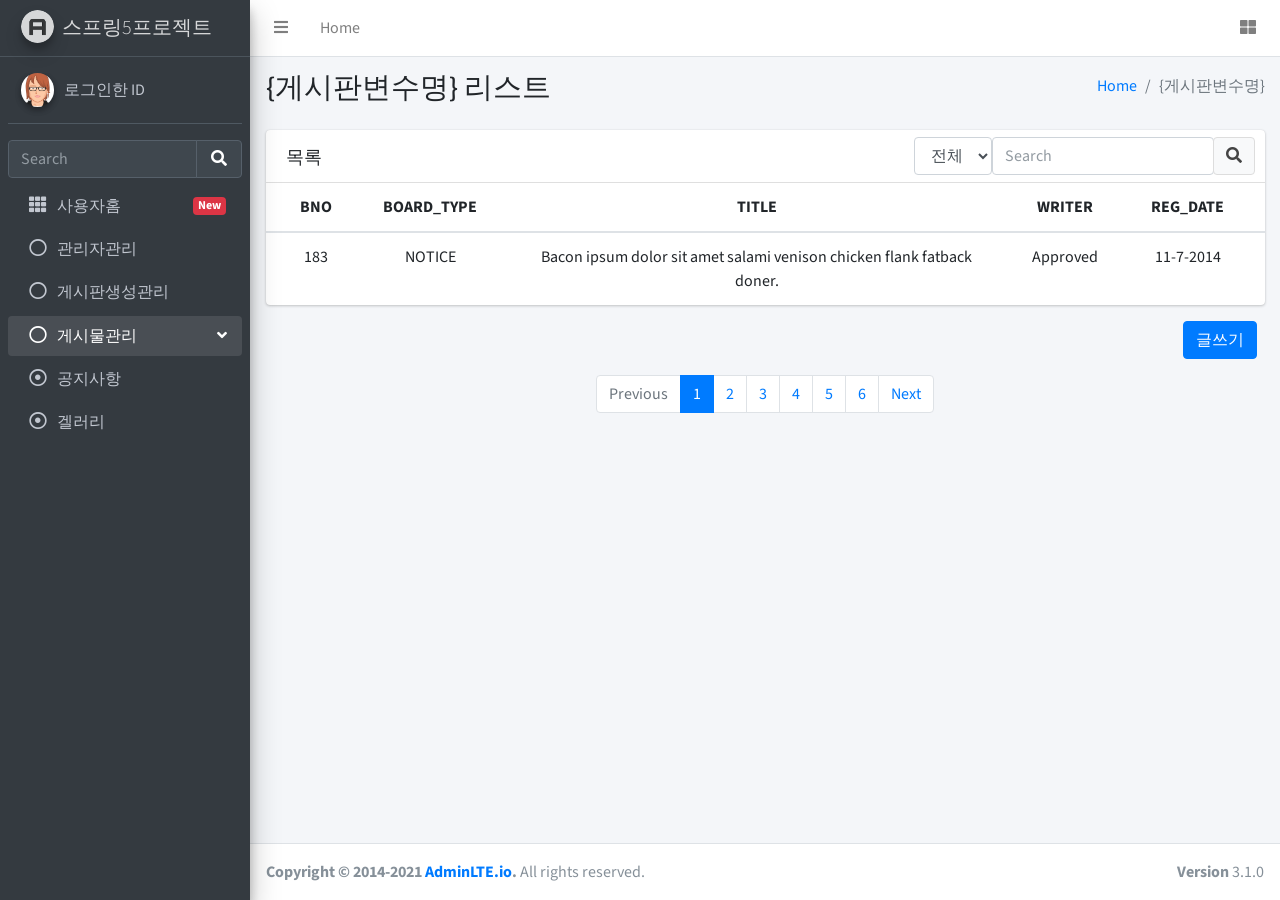
<file: src/main/webapp/resources/admin/board_list.html>
<!DOCTYPE html>
<html lang="ko">
<head>
  <meta charset="utf-8">
  <meta name="viewport" content="width=device-width, initial-scale=1">
  <title>관리자 | 게시판 목록 </title>
  <!-- Google Font: Source Sans Pro 구글웹폰트 -->
  <link rel="stylesheet" href="https://fonts.googleapis.com/css?family=Source+Sans+Pro:300,400,400i,700&display=fallback">
  <!-- Font Awesome 폰트어썸 -->
  <link rel="stylesheet" href="plugins/fontawesome-free/css/all.min.css">
  <!-- Tempusdominus Bootstrap 4 부트스트랩4 -->
  <link rel="stylesheet" href="plugins/tempusdominus-bootstrap-4/css/tempusdominus-bootstrap-4.min.css">
  <!-- Theme style AdminLTE 테마스타일 -->
  <link rel="stylesheet" href="dist/css/adminlte.min.css">
  <!-- overlayScrollbars 왼쪽스크롤메뉴 -->
  <link rel="stylesheet" href="plugins/overlayScrollbars/css/OverlayScrollbars.min.css">
  <!-- summernote 웹에디터 -->
  <link rel="stylesheet" href="plugins/summernote/summernote-bs4.min.css">
</head>
<body class="hold-transition sidebar-mini layout-fixed">
<div class="wrapper">

  <!-- Preloader A로고 로딩중...표시 -->
  <div class="preloader flex-column justify-content-center align-items-center">
    <img class="animation__shake" src="dist/img/AdminLTELogo.png" alt="AdminLTELogo" height="60" width="60">
  </div>

  <!-- Navbar 햄버거메뉴 라인 부분 -->
  <nav class="main-header navbar navbar-expand navbar-white navbar-light">
    <!-- Left navbar links 왼쪽 햄버거 메뉴와 Home링크메뉴 -->
    <ul class="navbar-nav">
      <li class="nav-item"> 
        <a class="nav-link" data-widget="pushmenu" href="#" role="button"><i class="fas fa-bars"></i></a>
      </li>
      <li class="nav-item d-none d-sm-inline-block">
        <a href="home.html" class="nav-link">Home</a>
      </li>
    </ul>
    <!-- Right navbar links 오른쪽 아이콘 메뉴 -->
    <ul class="navbar-nav ml-auto">
     
      <li class="nav-item">
        <a class="nav-link" data-widget="control-sidebar" data-slide="true" href="#" role="button">
          <i class="fas fa-th-large"></i>
        </a>
      </li>
    </ul>
  </nav>
  <!-- /.navbar -->

  <!-- Main Sidebar Container 왼쪽 사이드메뉴내용 -->
  <aside class="main-sidebar sidebar-dark-primary elevation-4">
    <!-- Brand Logo -->
    <a href="home.html" class="brand-link">
      <img src="dist/img/AdminLTELogo.png" alt="AdminLTE Logo" class="brand-image img-circle elevation-3" style="opacity: .8">
      <span class="brand-text font-weight-light">스프링5프로젝트</span>
    </a>

    <!-- Sidebar -->
    <div class="sidebar">
      <!-- Sidebar user panel (optional) 로그인한 정보 -->
      <div class="user-panel mt-3 pb-3 mb-3 d-flex">
        <div class="image">
          <img src="dist/img/avatar3.png" class="img-circle elevation-2" alt="User Image">
        </div>
        <div class="info">
          <a href="#" class="d-block">로그인한 ID</a>
        </div>
      </div>

      <!-- SidebarSearch Form 검색폼 -->
      <div class="form-inline">
        <div class="input-group" data-widget="sidebar-search">
          <input class="form-control form-control-sidebar" type="search" placeholder="Search" aria-label="Search">
          <div class="input-group-append">
            <button class="btn btn-sidebar">
              <i class="fas fa-search fa-fw"></i>
            </button>
          </div>
        </div>
      </div>

      <!-- Sidebar Menu 메뉴시작 -->
      <nav class="mt-2">
        <ul class="nav nav-pills nav-sidebar flex-column" data-widget="treeview" role="menu" data-accordion="false">
          <!-- Add icons to the links using the .nav-icon class
               with font-awesome or any other icon font library -->
          
          <li class="nav-item">
            <a href="/" class="nav-link">
              <i class="nav-icon fas fa-th"></i>
              <p>
                사용자홈
                <span class="right badge badge-danger">New</span>
              </p>
            </a>
          </li>
          <li class="nav-item">
            <a href="#" class="nav-link">
              <i class="far fa-circle nav-icon"></i>
              <p>관리자관리</p>
            </a>
          </li>
          <li class="nav-item">
            <a href="#" class="nav-link">
              <i class="far fa-circle nav-icon"></i>
              <p>게시판생성관리</p>
            </a>
          </li>
          <li class="nav-item menu-open">
            <a href="#" class="nav-link">
              <i class="far fa-circle nav-icon"></i>
              <p>게시물관리
                <i class="right fas fa-angle-left"></i>
              </p>
            </a>
            <ul class="nav nav-treeview">
              <!-- 위 게시판 생성관리에서 만든 게시판 개수에 따라서 자동 증가(아래) -->
              <li class="nav-item">
                <a href="board_list.html" class="nav-link">
                  <i class="far fa-dot-circle nav-icon"></i>
                  <p>공지사항</p>
                </a>
              </li>
              <li class="nav-item">
                <a href="board_list.html" class="nav-link">
                  <i class="far fa-dot-circle nav-icon"></i>
                  <p>겔러리</p>
                </a>
              </li>
            </ul>
          </li>
          
        </ul>
      </nav>
      <!-- /.sidebar-menu -->
    </div>
    <!-- /.sidebar -->
  </aside>

  <!-- Content Wrapper. Contains page content -->
  <div class="content-wrapper">
    <!-- Content Header (Page header) -->
    <div class="content-header">
      <div class="container-fluid">
        <div class="row mb-2">
          <div class="col-sm-6">
            <h1 class="m-0">{게시판변수명} 리스트</h1>
          </div><!-- /.col -->
          <div class="col-sm-6">
            <ol class="breadcrumb float-sm-right">
              <li class="breadcrumb-item"><a href="#">Home</a></li>
              <li class="breadcrumb-item active">{게시판변수명}</li>
            </ol>
          </div><!-- /.col -->
        </div><!-- /.row -->
      </div><!-- /.container-fluid -->
    </div>
    <!-- /.content-header -->

    <!-- Main content -->
    <section class="content">
      <div class="container-fluid">
        <!-- 콘텐츠 내용 -->
        <div class="card">
          <div class="card-header">
            <h3 class="card-title" style="padding-top: 5px;">목록</h3>

            <div class="card-tools">
                <!-- 내용검색 폼-->
              <div class="input-group input-group-md">
                  <form name="form_search" action="board_list.html" method="get" class="form-horizontal">
                    <select name="search_type" class="form-control float-left" style="width: inherit;">
                        <option>전체</option>
                        <option>제목</option>
                        <option>내용</option>
                        <input type="text" name="table_search" class="form-control float-left" placeholder="Search" style="width: inherit;">
                        <div class="input-group-append float-left" style="width: inherit;">
                        <button type="submit" class="btn btn-default">
                            <i class="fas fa-search"></i>
                        </button>
                    </select>
                </div>
                </form>
              </div>
             <!-- // 내용검색 폼 -->
            </div>
          </div>
          <!-- /.card-header -->
          <div class="card-body table-responsive p-0">
            <table class="table table-hover">
              <!-- 줄바꿈않할때 다음 클래스추가 text-nowrap  -->
              <thead class="text-center">
                <!-- 아래 링크주소에 jsp에서 프로그램 처리 예정 -->
                <tr>
                  <th>BNO</th>
                  <th>BOARD_TYPE</th>
                  <th class="col-6">TITLE</th>
                  <th>WRITER</th>
                  <th>REG_DATE</th>
                </tr>
              </thead>
              <tbody class="text-center">
                <tr style="cursor: pointer;" onclick="location.replace('board_view.html?bno=183');">
                  <td>183</td>
                  <td>NOTICE</td>
                  <td>Bacon ipsum dolor sit amet salami venison chicken flank fatback doner.</td>
                  <td><span class="tag tag-success">Approved</span></td>
                  <td>11-7-2014</td>
                </tr>
              </tbody>
            </table>
          </div>
          <!-- /.card-body -->
        </div>
        <!-- //콘텐츠 내용 -->
        <!-- 페이징 처리 -->
        <div class="col-12 text-right">
          <a href="board_write.html" class="btn btn-primary mb-3">글쓰기</a>
          <ul class="pagination justify-content-center">
              <li class="paginate_button page-item previous disabled" id="example2_previous">
                <a href="#" aria-controls="example2" data-dt-idx="0" tabindex="0" class="page-link">Previous</a>
              </li>
              <li class="paginate_button page-item active">
                <a href="#" aria-controls="example2" data-dt-idx="1" tabindex="0" class="page-link">1</a>
              </li>
              <li class="paginate_button page-item ">
                <a href="#" aria-controls="example2" data-dt-idx="2" tabindex="0" class="page-link">2</a>
              </li>
              <li class="paginate_button page-item ">
                <a href="#" aria-controls="example2" data-dt-idx="3" tabindex="0" class="page-link">3</a>
              </li>
              <li class="paginate_button page-item ">
                <a href="#" aria-controls="example2" data-dt-idx="4" tabindex="0" class="page-link">4</a>
              </li>
              <li class="paginate_button page-item ">
                <a href="#" aria-controls="example2" data-dt-idx="5" tabindex="0" class="page-link">5</a>
              </li>
              <li class="paginate_button page-item ">
                <a href="#" aria-controls="example2" data-dt-idx="6" tabindex="0" class="page-link">6</a>
              </li>
              <li class="paginate_button page-item next" id="example2_next">
                <a href="#" aria-controls="example2" data-dt-idx="7" tabindex="0" class="page-link">Next</a>
              </li>
          </ul>
        </div>
        <!-- //페이징 처리 -->
      </div><!-- /.container-fluid -->
    </section>
    <!-- /.content -->
  </div>
  <!-- /.content-wrapper -->
  <footer class="main-footer">
    <strong>Copyright &copy; 2014-2021 <a href="https://adminlte.io">AdminLTE.io</a>.</strong>
    All rights reserved.
    <div class="float-right d-none d-sm-inline-block">
      <b>Version</b> 3.1.0
    </div>
  </footer>

  <!-- Control Sidebar 오른쪽 바둑판베뉴클릭시 나오는 내용 -->
  <aside class="control-sidebar control-sidebar-dark">
    <!-- demo.js에서 출력할 내용이 존재, demo.js사용않함. -->
    <div class="text-center mt-4">
    <h5>로그아웃</h5><hr class="mb-2"/>
    <button type="button" class="btn btn-primary" id="btn_logout">로그아웃</button>
    </div>
  </aside>
  <!-- /.control-sidebar -->
</div>
<!-- ./wrapper -->
<!-- jQuery 제이쿼리 코어 -->
<script src="plugins/jquery/jquery.min.js"></script>
<!-- jQuery UI 1.11.4 제이쿼리 UI코어 -->
<script src="plugins/jquery-ui/jquery-ui.min.js"></script>
<!-- Resolve conflict in jQuery UI tooltip with Bootstrap tooltip -->
<script>
  $.widget.bridge('uibutton', $.ui.button)
</script>
<!-- Bootstrap 4 부트스트랩4 코어 -->
<script src="plugins/bootstrap/js/bootstrap.bundle.min.js"></script>
<!-- Tempusdominus Bootstrap 4 댓글스타일에 필요 -->
<!-- <script src="plugins/tempusdominus-bootstrap-4/js/tempusdominus-bootstrap-4.min.js"></script> -->
<!-- Summernote 섬머노트웹에디터 코어 -->
<script src="plugins/summernote/summernote-bs4.min.js"></script>
<!-- overlayScrollbars 왼쪽스크롤메뉴 코어 -->
<script src="plugins/overlayScrollbars/js/jquery.overlayScrollbars.min.js"></script>
<!-- AdminLTE App AdminLTE코어 -->
<script src="dist/js/adminlte.js"></script>
<!-- AdminLTE for demo purposes 오른쪽메뉴-로그아웃사용 코어: 사용안함. -->
<!-- <script src="dist/js/demo.js"></script> -->
</body>
</html>
</file>
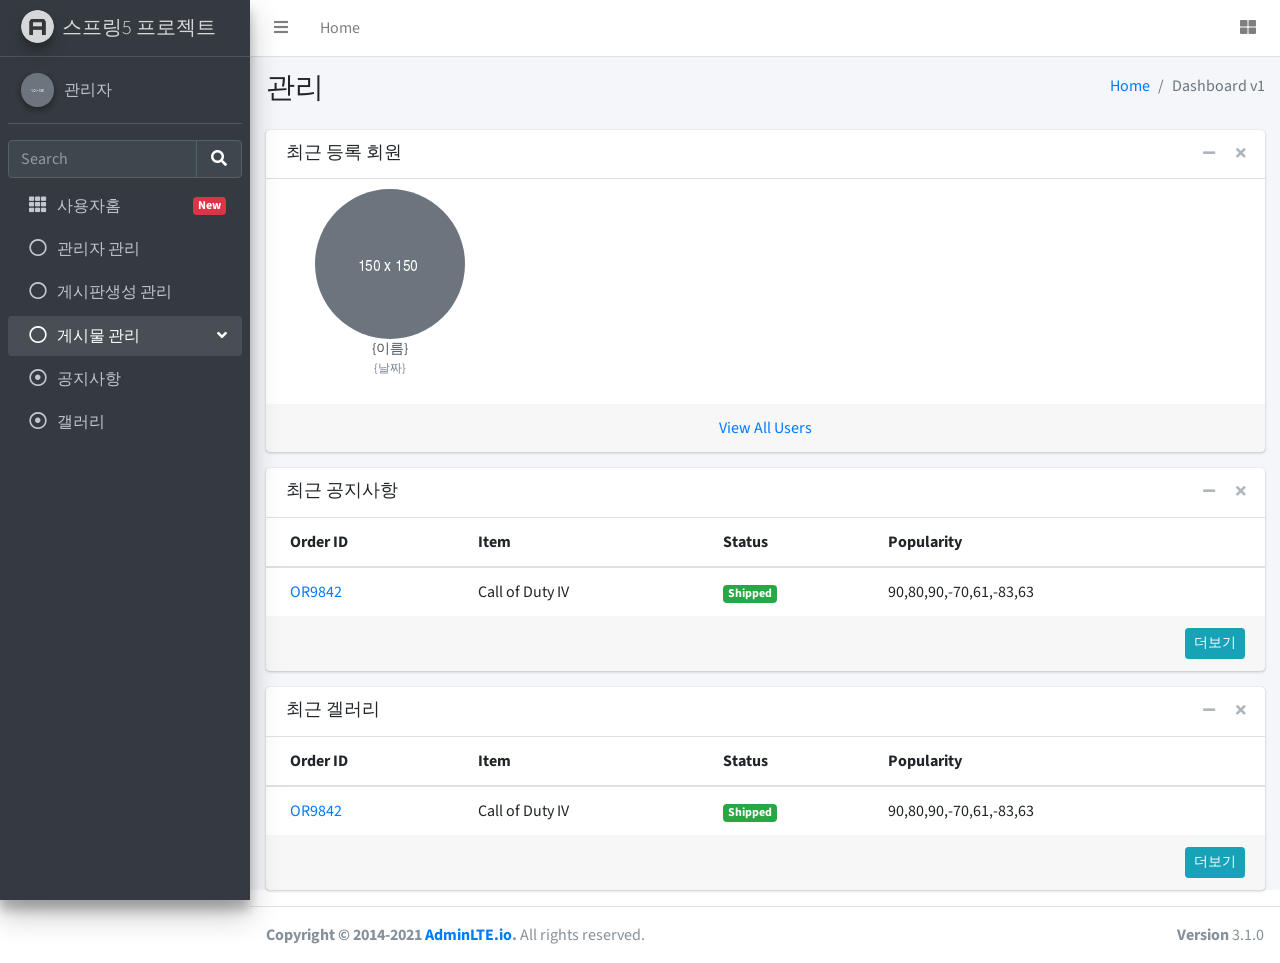
<file: src/main/webapp/resources/admin/home.html>
<!DOCTYPE html>
<html lang="ko">
<head>
  <meta charset="utf-8">
  <meta name="viewport" content="width=device-width, initial-scale=1">
  <title>AdminLTE 3 | 대시보드</title>

  <!-- Google Font: Source Sans Pro -->
  <link rel="stylesheet" href="https://fonts.googleapis.com/css?family=Source+Sans+Pro:300,400,400i,700&display=fallback">
  <!-- Font Awesome 아이콘 -->
  <link rel="stylesheet" href="plugins/fontawesome-free/css/all.min.css">
  <!-- Tempusdominus Bootstrap 4 -->
  <link rel="stylesheet" href="plugins/tempusdominus-bootstrap-4/css/tempusdominus-bootstrap-4.min.css">
  <!-- Theme style -->
  <link rel="stylesheet" href="dist/css/adminlte.min.css">
  <!-- overlayScrollbars 왼쪽 스크롤 메뉴 -->
  <link rel="stylesheet" href="plugins/overlayScrollbars/css/OverlayScrollbars.min.css">
  <!-- summernote 웹 에디터 -->
  <link rel="stylesheet" href="plugins/summernote/summernote-bs4.min.css">
</head>
<body class="hold-transition sidebar-mini layout-fixed">
<div class="wrapper">

  <!-- Preloader A로고 로딩중 표시 -->
  <div class="preloader flex-column justify-content-center align-items-center">
    <img class="animation__shake" src="dist/img/AdminLTELogo.png" alt="AdminLTELogo" height="60" width="60">
  </div>

  <!-- Navbar -->
  <nav class="main-header navbar navbar-expand navbar-white navbar-light">
    <!-- Left navbar links 왼쪽 햄버거 메뉴와 Home링크 부분 -->
    <ul class="navbar-nav">
      <li class="nav-item"> <!-- 햄버거 메뉴 -->
        <a class="nav-link" data-widget="pushmenu" href="#" role="button"><i class="fas fa-bars"></i></a>
      </li>
      <li class="nav-item d-none d-sm-inline-block">
        <a href="home.html" class="nav-link">Home</a>
      </li>
    </ul>

    <!-- Right navbar links 오른쪽 아이콘 메뉴 -->
    <ul class="navbar-nav ml-auto">
      <li class="nav-item">
        <a class="nav-link" data-widget="control-sidebar" data-slide="true" href="#" role="button">
          <i class="fas fa-th-large"></i>
        </a>
      </li>
    </ul>
  </nav>
  <!-- /.navbar -->

  <!-- Main Sidebar Container 왼쪽 사이드메뉴 내용 -->
  <aside class="main-sidebar sidebar-dark-primary elevation-4">
    <!-- Brand Logo -->
    <a href="home.html" class="brand-link">
      <img src="dist/img/AdminLTELogo.png" alt="AdminLTE Logo" class="brand-image img-circle elevation-3" style="opacity: .8">
      <span class="brand-text font-weight-light">스프링5 프로젝트</span>
    </a>

    <!-- Sidebar -->
    <div class="sidebar">
      <!-- Sidebar user panel (optional) 로그인한 정보 -->
      <div class="user-panel mt-3 pb-3 mb-3 d-flex">
        <div class="image">
          <img src="dist/img/default-150x150.png" class="img-circle elevation-2" alt="User Image">
        </div>
        <div class="info">
          <a href="#" class="d-block">관리자</a>
        </div>
      </div>

      <!-- SidebarSearch Form 검색폼 -->
      <div class="form-inline">
        <div class="input-group" data-widget="sidebar-search">
          <input class="form-control form-control-sidebar" type="search" placeholder="Search" aria-label="Search">
          <div class="input-group-append">
            <button class="btn btn-sidebar">
              <i class="fas fa-search fa-fw"></i>
            </button>
          </div>
        </div>
      </div>

      <!-- Sidebar Menu 메뉴시작 -->
      <nav class="mt-2">
        <ul class="nav nav-pills nav-sidebar flex-column" data-widget="treeview" role="menu" data-accordion="false">
          <!-- Add icons to the links using the .nav-icon class
               with font-awesome or any other icon font library -->
          <!-- 사용자홈 -->
          <li class="nav-item">
            <a href="/" class="nav-link">
              <i class="nav-icon fas fa-th"></i>
              <p>
                사용자홈
                <span class="right badge badge-danger">New</span>
              </p>
            </a>
          </li>
          <li class="nav-item">
            <a href="#" class="nav-link">
              <i class="far fa-circle nav-icon"></i>
              <p>관리자 관리</p>
            </a>
          </li>
          <li class="nav-item">
            <a href="#" class="nav-link">
              <i class="far fa-circle nav-icon"></i>
              <p>게시판생성 관리</p>
            </a>
          </li>
          <li class="nav-item menu-open">
            <a href="#" class="nav-link">
              <i class="far fa-circle nav-icon"></i>
              <p>게시물 관리</p>
              <i class="right fas fa-angle-left"></i>
            </a>
            <ul class="nav nav-treeview">
              <!-- 위 게시판 생성관리에서 만든 게시판 갯수에 따라서 자동 증가 -->
              <li class="nav-item">
                <a href="board_list.html" class="nav-link">
                  <i class="far fa-dot-circle nav-icon"></i>
                  <p>공지사항</p>
                </a>
              </li>
              <li class="nav-item">
                <a href="board_list.html" class="nav-link">
                  <i class="far fa-dot-circle nav-icon"></i>
                  <p>갤러리</p>
                </a>
              </li>
              
            </ul>
          </li>
        </ul>
      </nav>
      <!-- /.sidebar-menu -->
    </div>
    <!-- /.sidebar -->
  </aside>

  <!-- Content Wrapper. Contains page content -->
  <div class="content-wrapper">
    <!-- Content Header (Page header) -->
    <div class="content-header">
      <div class="container-fluid">
        <div class="row mb-2">
          <div class="col-sm-6">
            <h1 class="m-0">관리</h1>
          </div><!-- /.col -->
          <div class="col-sm-6">
            <ol class="breadcrumb float-sm-right">
              <li class="breadcrumb-item"><a href="#">Home</a></li>
              <li class="breadcrumb-item active">Dashboard v1</li>
            </ol>
          </div><!-- /.col -->
        </div><!-- /.row -->
      </div><!-- /.container-fluid -->
    </div>
    <!-- /.content-header -->

    <!-- Main content -->
    <section class="content">
      <div class="container-fluid">
        <!-- 최근 등록한 회원 목록 -->
        <div class="card">
          <div class="card-header">
            <h3 class="card-title">최근 등록 회원</h3>

            <div class="card-tools">
              <button type="button" class="btn btn-tool" data-card-widget="collapse">
                <i class="fas fa-minus"></i>
              </button>
              <button type="button" class="btn btn-tool" data-card-widget="remove">
                <i class="fas fa-times"></i>
              </button>
            </div>
          </div>
          <!-- /.card-header -->
          <div class="card-body p-0" style="display: block;">
            <ul class="users-list clearfix">
              <li style="cursor: pointer;" onclick="alert('해당회원정보로 이동합니다.')">
                <img src="dist/img/default-150x150.png" alt="User Image">
                <a class="users-list-name" href="#">{이름}</a>
                <span class="users-list-date">{날짜}</span>
              </li>
            </ul>
            <!-- /.users-list -->
          </div>
          <!-- /.card-body -->
          <div class="card-footer text-center" style="display: block;">
            <a href="javascript:alert('회원목록으로 이동')">View All Users</a>
          </div>
          <!-- /.card-footer -->
        </div>
        <!-- // 최근 등록한 회원 목록 -->
        <!-- 최근 등록된 게시물 -->
        <div class="card">
          <div class="card-header border-transparent">
            <h3 class="card-title">최근 공지사항</h3>

            <div class="card-tools">
              <button type="button" class="btn btn-tool" data-card-widget="collapse">
                <i class="fas fa-minus"></i>
              </button>
              <button type="button" class="btn btn-tool" data-card-widget="remove">
                <i class="fas fa-times"></i>
              </button>
            </div>
          </div>
          <!-- /.card-header -->
          <div class="card-body p-0">
            <div class="table-responsive">
              <table class="table m-0">
                <thead>
                <tr>
                  <th>Order ID</th>
                  <th>Item</th>
                  <th>Status</th>
                  <th>Popularity</th>
                </tr>
                </thead>
                <tbody>
                <tr>
                  <td><a href="pages/examples/invoice.html">OR9842</a></td>
                  <td>Call of Duty IV</td>
                  <td><span class="badge badge-success">Shipped</span></td>
                  <td>
                    <div class="sparkbar" data-color="#00a65a" data-height="20">90,80,90,-70,61,-83,63</div>
                  </td>
                </tr>
                </tbody>
              </table>
            </div>
            <!-- /.table-responsive -->
          </div>
          <!-- /.card-body -->
          <div class="card-footer clearfix">
            <a href="javascript:void(0)" class="btn btn-sm btn-info float-right">더보기</a>
            <!-- <a href="javascript:void(0)" class="btn btn-sm btn-secondary float-right">View All Orders</a> -->
          </div>
          <!-- /.card-footer -->
        </div>
        <div class="card">
          <div class="card-header border-transparent">
            <h3 class="card-title">최근 겔러리</h3>

            <div class="card-tools">
              <button type="button" class="btn btn-tool" data-card-widget="collapse">
                <i class="fas fa-minus"></i>
              </button>
              <button type="button" class="btn btn-tool" data-card-widget="remove">
                <i class="fas fa-times"></i>
              </button>
            </div>
          </div>
          <!-- /.card-header -->
          <div class="card-body p-0">
            <div class="table-responsive">
              <table class="table m-0">
                <thead>
                <tr>
                  <th>Order ID</th>
                  <th>Item</th>
                  <th>Status</th>
                  <th>Popularity</th>
                </tr>
                </thead>
                <tbody>
                <tr>
                  <td><a href="pages/examples/invoice.html">OR9842</a></td>
                  <td>Call of Duty IV</td>
                  <td><span class="badge badge-success">Shipped</span></td>
                  <td>
                    <div class="sparkbar" data-color="#00a65a" data-height="20">90,80,90,-70,61,-83,63</div>
                  </td>
                </tr>
                </tbody>
              </table>
            </div>
            <!-- /.table-responsive -->
          </div>
          <!-- /.card-body -->
          <div class="card-footer clearfix">
            <a href="javascript:void(0)" class="btn btn-sm btn-info float-right">더보기</a>
            <!-- <a href="javascript:void(0)" class="btn btn-sm btn-secondary float-right">View All Orders</a> -->
          </div>
          <!-- /.card-footer -->
        </div>
        <!-- // 최근 등록된 게시물 -->
      </div><!-- /.container-fluid -->
    </section>
    <!-- /.content -->
  </div>
  <!-- /.content-wrapper -->
  <footer class="main-footer">
    <strong>Copyright &copy; 2014-2021 <a href="https://adminlte.io">AdminLTE.io</a>.</strong>
    All rights reserved.
    <div class="float-right d-none d-sm-inline-block">
      <b>Version</b> 3.1.0
    </div>
  </footer>

  <!-- Control Sidebar 오른쪽 메뉴 클릭시 나오는 내용  -->
  <aside class="control-sidebar control-sidebar-dark">
    <!-- demo.js을 사용하지 않고 직접 로그아웃 버튼만 나오게 처리 -->
    <div class="text-center mt-3">
    <h5>로그아웃</h5><hr class="mb-2"/>
    <button class="btn-primary" id="btn_logout" type="button">로그아웃</button>
  </div>
  </aside>
  <!-- /.control-sidebar -->
</div>
<!-- ./wrapper -->

<!-- jQuery -->
<script src="plugins/jquery/jquery.min.js"></script>
<!-- jQuery UI 1.11.4 -->
<script src="plugins/jquery-ui/jquery-ui.min.js"></script>
<!-- Resolve conflict in jQuery UI tooltip with Bootstrap tooltip -->
<script>
  $.widget.bridge('uibutton', $.ui.button)
</script>
<!-- Bootstrap 4 코어 -->
<script src="plugins/bootstrap/js/bootstrap.bundle.min.js"></script>
<!-- Tempusdominus Bootstrap 4 댓글 스타일에 필요-->
<!-- <script src="plugins/tempusdominus-bootstrap-4/js/tempusdominus-bootstrap-4.min.js"></script> -->
<!-- Summernote -->
<script src="plugins/summernote/summernote-bs4.min.js"></script>
<!-- overlayScrollbars -->
<script src="plugins/overlayScrollbars/js/jquery.overlayScrollbars.min.js"></script>
<!-- AdminLTE App -->
<script src="dist/js/adminlte.js"></script>
<!-- AdminLTE for demo purposes 오른쪽 메뉴 - 로그아웃으로 사용 -->
<!-- <script src="dist/js/demo.js"></script> -->
<!-- AdminLTE dashboard demo 대시보드 전용 코어 -->
<!-- <script src="dist/js/pages/dashboard.js"></script> -->
</body>
</html>
</file>
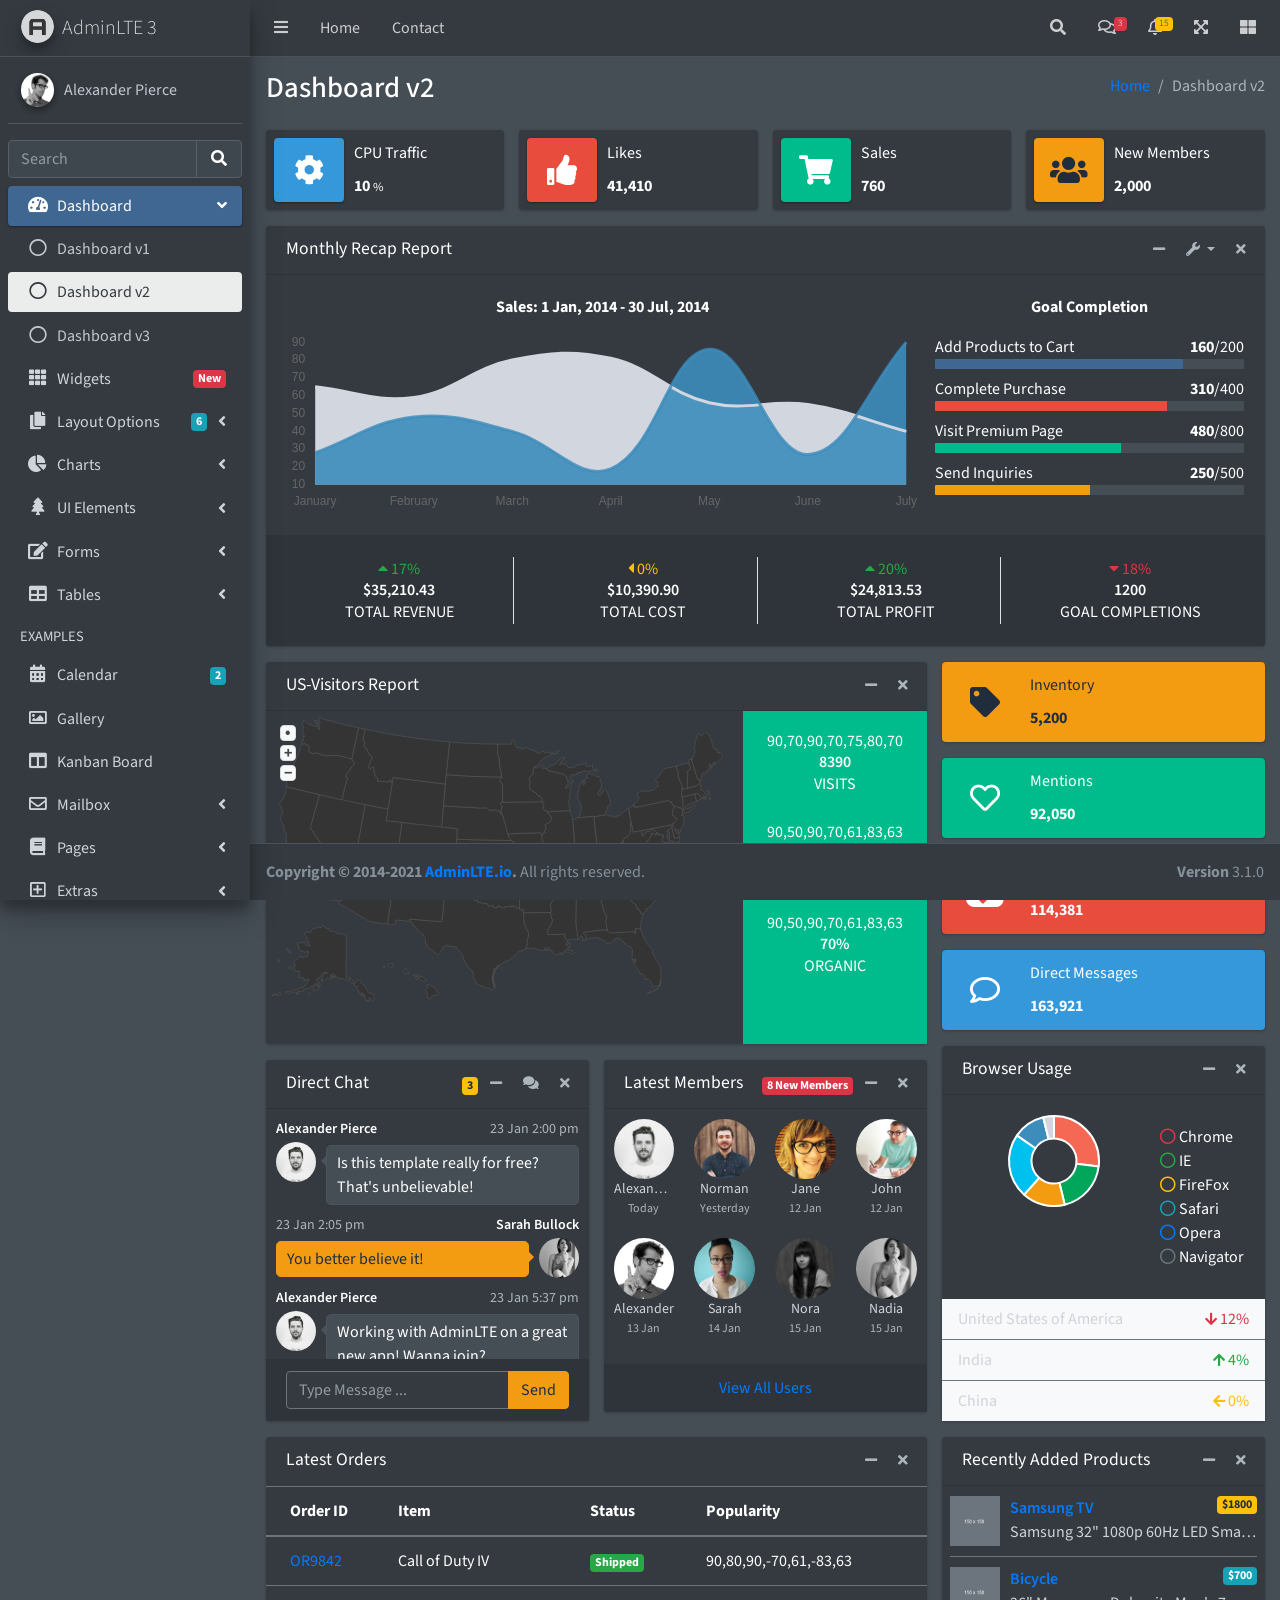
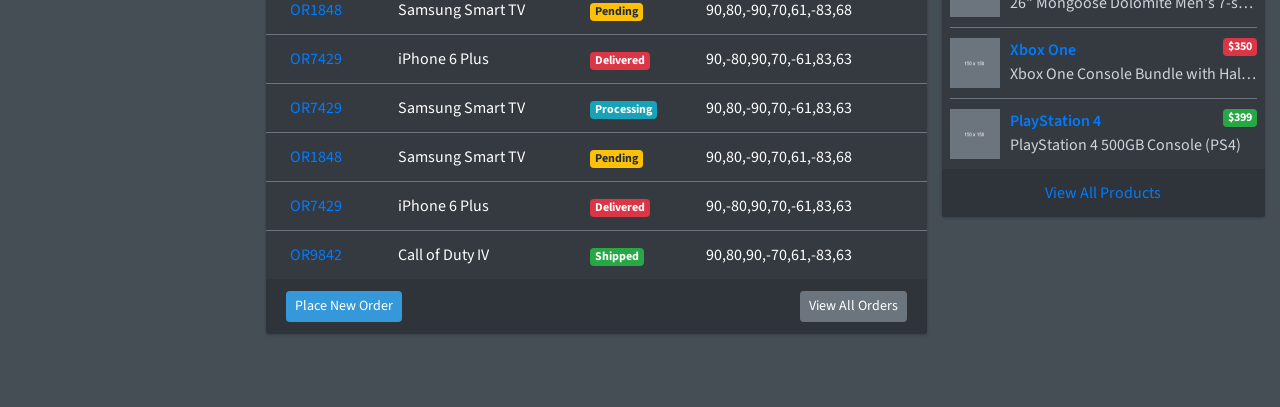
<file: src/main/webapp/resources/admin/index2.html>
<!DOCTYPE html>
<html lang="en">
<head>
  <meta charset="utf-8">
  <meta name="viewport" content="width=device-width, initial-scale=1">
  <title>AdminLTE 3 | Dashboard 2</title>

  <!-- Google Font: Source Sans Pro -->
  <link rel="stylesheet" href="https://fonts.googleapis.com/css?family=Source+Sans+Pro:300,400,400i,700&display=fallback">
  <!-- Font Awesome Icons -->
  <link rel="stylesheet" href="plugins/fontawesome-free/css/all.min.css">
  <!-- overlayScrollbars -->
  <link rel="stylesheet" href="plugins/overlayScrollbars/css/OverlayScrollbars.min.css">
  <!-- Theme style -->
  <link rel="stylesheet" href="dist/css/adminlte.min.css">
</head>
<body class="hold-transition dark-mode sidebar-mini layout-fixed layout-navbar-fixed layout-footer-fixed">
<div class="wrapper">

  <!-- Preloader -->
  <div class="preloader flex-column justify-content-center align-items-center">
    <img class="animation__wobble" src="dist/img/AdminLTELogo.png" alt="AdminLTELogo" height="60" width="60">
  </div>

  <!-- Navbar -->
  <nav class="main-header navbar navbar-expand navbar-dark">
    <!-- Left navbar links -->
    <ul class="navbar-nav">
      <li class="nav-item">
        <a class="nav-link" data-widget="pushmenu" href="#" role="button"><i class="fas fa-bars"></i></a>
      </li>
      <li class="nav-item d-none d-sm-inline-block">
        <a href="index3.html" class="nav-link">Home</a>
      </li>
      <li class="nav-item d-none d-sm-inline-block">
        <a href="#" class="nav-link">Contact</a>
      </li>
    </ul>

    <!-- Right navbar links -->
    <ul class="navbar-nav ml-auto">
      <!-- Navbar Search -->
      <li class="nav-item">
        <a class="nav-link" data-widget="navbar-search" href="#" role="button">
          <i class="fas fa-search"></i>
        </a>
        <div class="navbar-search-block">
          <form class="form-inline">
            <div class="input-group input-group-sm">
              <input class="form-control form-control-navbar" type="search" placeholder="Search" aria-label="Search">
              <div class="input-group-append">
                <button class="btn btn-navbar" type="submit">
                  <i class="fas fa-search"></i>
                </button>
                <button class="btn btn-navbar" type="button" data-widget="navbar-search">
                  <i class="fas fa-times"></i>
                </button>
              </div>
            </div>
          </form>
        </div>
      </li>

      <!-- Messages Dropdown Menu -->
      <li class="nav-item dropdown">
        <a class="nav-link" data-toggle="dropdown" href="#">
          <i class="far fa-comments"></i>
          <span class="badge badge-danger navbar-badge">3</span>
        </a>
        <div class="dropdown-menu dropdown-menu-lg dropdown-menu-right">
          <a href="#" class="dropdown-item">
            <!-- Message Start -->
            <div class="media">
              <img src="dist/img/user1-128x128.jpg" alt="User Avatar" class="img-size-50 mr-3 img-circle">
              <div class="media-body">
                <h3 class="dropdown-item-title">
                  Brad Diesel
                  <span class="float-right text-sm text-danger"><i class="fas fa-star"></i></span>
                </h3>
                <p class="text-sm">Call me whenever you can...</p>
                <p class="text-sm text-muted"><i class="far fa-clock mr-1"></i> 4 Hours Ago</p>
              </div>
            </div>
            <!-- Message End -->
          </a>
          <div class="dropdown-divider"></div>
          <a href="#" class="dropdown-item">
            <!-- Message Start -->
            <div class="media">
              <img src="dist/img/user8-128x128.jpg" alt="User Avatar" class="img-size-50 img-circle mr-3">
              <div class="media-body">
                <h3 class="dropdown-item-title">
                  John Pierce
                  <span class="float-right text-sm text-muted"><i class="fas fa-star"></i></span>
                </h3>
                <p class="text-sm">I got your message bro</p>
                <p class="text-sm text-muted"><i class="far fa-clock mr-1"></i> 4 Hours Ago</p>
              </div>
            </div>
            <!-- Message End -->
          </a>
          <div class="dropdown-divider"></div>
          <a href="#" class="dropdown-item">
            <!-- Message Start -->
            <div class="media">
              <img src="dist/img/user3-128x128.jpg" alt="User Avatar" class="img-size-50 img-circle mr-3">
              <div class="media-body">
                <h3 class="dropdown-item-title">
                  Nora Silvester
                  <span class="float-right text-sm text-warning"><i class="fas fa-star"></i></span>
                </h3>
                <p class="text-sm">The subject goes here</p>
                <p class="text-sm text-muted"><i class="far fa-clock mr-1"></i> 4 Hours Ago</p>
              </div>
            </div>
            <!-- Message End -->
          </a>
          <div class="dropdown-divider"></div>
          <a href="#" class="dropdown-item dropdown-footer">See All Messages</a>
        </div>
      </li>
      <!-- Notifications Dropdown Menu -->
      <li class="nav-item dropdown">
        <a class="nav-link" data-toggle="dropdown" href="#">
          <i class="far fa-bell"></i>
          <span class="badge badge-warning navbar-badge">15</span>
        </a>
        <div class="dropdown-menu dropdown-menu-lg dropdown-menu-right">
          <span class="dropdown-item dropdown-header">15 Notifications</span>
          <div class="dropdown-divider"></div>
          <a href="#" class="dropdown-item">
            <i class="fas fa-envelope mr-2"></i> 4 new messages
            <span class="float-right text-muted text-sm">3 mins</span>
          </a>
          <div class="dropdown-divider"></div>
          <a href="#" class="dropdown-item">
            <i class="fas fa-users mr-2"></i> 8 friend requests
            <span class="float-right text-muted text-sm">12 hours</span>
          </a>
          <div class="dropdown-divider"></div>
          <a href="#" class="dropdown-item">
            <i class="fas fa-file mr-2"></i> 3 new reports
            <span class="float-right text-muted text-sm">2 days</span>
          </a>
          <div class="dropdown-divider"></div>
          <a href="#" class="dropdown-item dropdown-footer">See All Notifications</a>
        </div>
      </li>
      <li class="nav-item">
        <a class="nav-link" data-widget="fullscreen" href="#" role="button">
          <i class="fas fa-expand-arrows-alt"></i>
        </a>
      </li>
      <li class="nav-item">
        <a class="nav-link" data-widget="control-sidebar" data-slide="true" href="#" role="button">
          <i class="fas fa-th-large"></i>
        </a>
      </li>
    </ul>
  </nav>
  <!-- /.navbar -->

  <!-- Main Sidebar Container -->
  <aside class="main-sidebar sidebar-dark-primary elevation-4">
    <!-- Brand Logo -->
    <a href="index3.html" class="brand-link">
      <img src="dist/img/AdminLTELogo.png" alt="AdminLTE Logo" class="brand-image img-circle elevation-3" style="opacity: .8">
      <span class="brand-text font-weight-light">AdminLTE 3</span>
    </a>

    <!-- Sidebar -->
    <div class="sidebar">
      <!-- Sidebar user panel (optional) -->
      <div class="user-panel mt-3 pb-3 mb-3 d-flex">
        <div class="image">
          <img src="dist/img/user2-160x160.jpg" class="img-circle elevation-2" alt="User Image">
        </div>
        <div class="info">
          <a href="#" class="d-block">Alexander Pierce</a>
        </div>
      </div>

      <!-- SidebarSearch Form -->
      <div class="form-inline">
        <div class="input-group" data-widget="sidebar-search">
          <input class="form-control form-control-sidebar" type="search" placeholder="Search" aria-label="Search">
          <div class="input-group-append">
            <button class="btn btn-sidebar">
              <i class="fas fa-search fa-fw"></i>
            </button>
          </div>
        </div>
      </div>

      <!-- Sidebar Menu -->
      <nav class="mt-2">
        <ul class="nav nav-pills nav-sidebar flex-column" data-widget="treeview" role="menu" data-accordion="false">
          <!-- Add icons to the links using the .nav-icon class
               with font-awesome or any other icon font library -->
          <li class="nav-item menu-open">
            <a href="#" class="nav-link active">
              <i class="nav-icon fas fa-tachometer-alt"></i>
              <p>
                Dashboard
                <i class="right fas fa-angle-left"></i>
              </p>
            </a>
            <ul class="nav nav-treeview">
              <li class="nav-item">
                <a href="./index.html" class="nav-link">
                  <i class="far fa-circle nav-icon"></i>
                  <p>Dashboard v1</p>
                </a>
              </li>
              <li class="nav-item">
                <a href="./index2.html" class="nav-link active">
                  <i class="far fa-circle nav-icon"></i>
                  <p>Dashboard v2</p>
                </a>
              </li>
              <li class="nav-item">
                <a href="./index3.html" class="nav-link">
                  <i class="far fa-circle nav-icon"></i>
                  <p>Dashboard v3</p>
                </a>
              </li>
            </ul>
          </li>
          <li class="nav-item">
            <a href="pages/widgets.html" class="nav-link">
              <i class="nav-icon fas fa-th"></i>
              <p>
                Widgets
                <span class="right badge badge-danger">New</span>
              </p>
            </a>
          </li>
          <li class="nav-item">
            <a href="#" class="nav-link">
              <i class="nav-icon fas fa-copy"></i>
              <p>
                Layout Options
                <i class="fas fa-angle-left right"></i>
                <span class="badge badge-info right">6</span>
              </p>
            </a>
            <ul class="nav nav-treeview">
              <li class="nav-item">
                <a href="pages/layout/top-nav.html" class="nav-link">
                  <i class="far fa-circle nav-icon"></i>
                  <p>Top Navigation</p>
                </a>
              </li>
              <li class="nav-item">
                <a href="pages/layout/top-nav-sidebar.html" class="nav-link">
                  <i class="far fa-circle nav-icon"></i>
                  <p>Top Navigation + Sidebar</p>
                </a>
              </li>
              <li class="nav-item">
                <a href="pages/layout/boxed.html" class="nav-link">
                  <i class="far fa-circle nav-icon"></i>
                  <p>Boxed</p>
                </a>
              </li>
              <li class="nav-item">
                <a href="pages/layout/fixed-sidebar.html" class="nav-link">
                  <i class="far fa-circle nav-icon"></i>
                  <p>Fixed Sidebar</p>
                </a>
              </li>
              <li class="nav-item">
                <a href="pages/layout/fixed-sidebar-custom.html" class="nav-link">
                  <i class="far fa-circle nav-icon"></i>
                  <p>Fixed Sidebar <small>+ Custom Area</small></p>
                </a>
              </li>
              <li class="nav-item">
                <a href="pages/layout/fixed-topnav.html" class="nav-link">
                  <i class="far fa-circle nav-icon"></i>
                  <p>Fixed Navbar</p>
                </a>
              </li>
              <li class="nav-item">
                <a href="pages/layout/fixed-footer.html" class="nav-link">
                  <i class="far fa-circle nav-icon"></i>
                  <p>Fixed Footer</p>
                </a>
              </li>
              <li class="nav-item">
                <a href="pages/layout/collapsed-sidebar.html" class="nav-link">
                  <i class="far fa-circle nav-icon"></i>
                  <p>Collapsed Sidebar</p>
                </a>
              </li>
            </ul>
          </li>
          <li class="nav-item">
            <a href="#" class="nav-link">
              <i class="nav-icon fas fa-chart-pie"></i>
              <p>
                Charts
                <i class="right fas fa-angle-left"></i>
              </p>
            </a>
            <ul class="nav nav-treeview">
              <li class="nav-item">
                <a href="pages/charts/chartjs.html" class="nav-link">
                  <i class="far fa-circle nav-icon"></i>
                  <p>ChartJS</p>
                </a>
              </li>
              <li class="nav-item">
                <a href="pages/charts/flot.html" class="nav-link">
                  <i class="far fa-circle nav-icon"></i>
                  <p>Flot</p>
                </a>
              </li>
              <li class="nav-item">
                <a href="pages/charts/inline.html" class="nav-link">
                  <i class="far fa-circle nav-icon"></i>
                  <p>Inline</p>
                </a>
              </li>
              <li class="nav-item">
                <a href="pages/charts/uplot.html" class="nav-link">
                  <i class="far fa-circle nav-icon"></i>
                  <p>uPlot</p>
                </a>
              </li>
            </ul>
          </li>
          <li class="nav-item">
            <a href="#" class="nav-link">
              <i class="nav-icon fas fa-tree"></i>
              <p>
                UI Elements
                <i class="fas fa-angle-left right"></i>
              </p>
            </a>
            <ul class="nav nav-treeview">
              <li class="nav-item">
                <a href="pages/UI/general.html" class="nav-link">
                  <i class="far fa-circle nav-icon"></i>
                  <p>General</p>
                </a>
              </li>
              <li class="nav-item">
                <a href="pages/UI/icons.html" class="nav-link">
                  <i class="far fa-circle nav-icon"></i>
                  <p>Icons</p>
                </a>
              </li>
              <li class="nav-item">
                <a href="pages/UI/buttons.html" class="nav-link">
                  <i class="far fa-circle nav-icon"></i>
                  <p>Buttons</p>
                </a>
              </li>
              <li class="nav-item">
                <a href="pages/UI/sliders.html" class="nav-link">
                  <i class="far fa-circle nav-icon"></i>
                  <p>Sliders</p>
                </a>
              </li>
              <li class="nav-item">
                <a href="pages/UI/modals.html" class="nav-link">
                  <i class="far fa-circle nav-icon"></i>
                  <p>Modals & Alerts</p>
                </a>
              </li>
              <li class="nav-item">
                <a href="pages/UI/navbar.html" class="nav-link">
                  <i class="far fa-circle nav-icon"></i>
                  <p>Navbar & Tabs</p>
                </a>
              </li>
              <li class="nav-item">
                <a href="pages/UI/timeline.html" class="nav-link">
                  <i class="far fa-circle nav-icon"></i>
                  <p>Timeline</p>
                </a>
              </li>
              <li class="nav-item">
                <a href="pages/UI/ribbons.html" class="nav-link">
                  <i class="far fa-circle nav-icon"></i>
                  <p>Ribbons</p>
                </a>
              </li>
            </ul>
          </li>
          <li class="nav-item">
            <a href="#" class="nav-link">
              <i class="nav-icon fas fa-edit"></i>
              <p>
                Forms
                <i class="fas fa-angle-left right"></i>
              </p>
            </a>
            <ul class="nav nav-treeview">
              <li class="nav-item">
                <a href="pages/forms/general.html" class="nav-link">
                  <i class="far fa-circle nav-icon"></i>
                  <p>General Elements</p>
                </a>
              </li>
              <li class="nav-item">
                <a href="pages/forms/advanced.html" class="nav-link">
                  <i class="far fa-circle nav-icon"></i>
                  <p>Advanced Elements</p>
                </a>
              </li>
              <li class="nav-item">
                <a href="pages/forms/editors.html" class="nav-link">
                  <i class="far fa-circle nav-icon"></i>
                  <p>Editors</p>
                </a>
              </li>
              <li class="nav-item">
                <a href="pages/forms/validation.html" class="nav-link">
                  <i class="far fa-circle nav-icon"></i>
                  <p>Validation</p>
                </a>
              </li>
            </ul>
          </li>
          <li class="nav-item">
            <a href="#" class="nav-link">
              <i class="nav-icon fas fa-table"></i>
              <p>
                Tables
                <i class="fas fa-angle-left right"></i>
              </p>
            </a>
            <ul class="nav nav-treeview">
              <li class="nav-item">
                <a href="pages/tables/simple.html" class="nav-link">
                  <i class="far fa-circle nav-icon"></i>
                  <p>Simple Tables</p>
                </a>
              </li>
              <li class="nav-item">
                <a href="pages/tables/data.html" class="nav-link">
                  <i class="far fa-circle nav-icon"></i>
                  <p>DataTables</p>
                </a>
              </li>
              <li class="nav-item">
                <a href="pages/tables/jsgrid.html" class="nav-link">
                  <i class="far fa-circle nav-icon"></i>
                  <p>jsGrid</p>
                </a>
              </li>
            </ul>
          </li>
          <li class="nav-header">EXAMPLES</li>
          <li class="nav-item">
            <a href="pages/calendar.html" class="nav-link">
              <i class="nav-icon fas fa-calendar-alt"></i>
              <p>
                Calendar
                <span class="badge badge-info right">2</span>
              </p>
            </a>
          </li>
          <li class="nav-item">
            <a href="pages/gallery.html" class="nav-link">
              <i class="nav-icon far fa-image"></i>
              <p>
                Gallery
              </p>
            </a>
          </li>
          <li class="nav-item">
            <a href="pages/kanban.html" class="nav-link">
              <i class="nav-icon fas fa-columns"></i>
              <p>
                Kanban Board
              </p>
            </a>
          </li>
          <li class="nav-item">
            <a href="#" class="nav-link">
              <i class="nav-icon far fa-envelope"></i>
              <p>
                Mailbox
                <i class="fas fa-angle-left right"></i>
              </p>
            </a>
            <ul class="nav nav-treeview">
              <li class="nav-item">
                <a href="pages/mailbox/mailbox.html" class="nav-link">
                  <i class="far fa-circle nav-icon"></i>
                  <p>Inbox</p>
                </a>
              </li>
              <li class="nav-item">
                <a href="pages/mailbox/compose.html" class="nav-link">
                  <i class="far fa-circle nav-icon"></i>
                  <p>Compose</p>
                </a>
              </li>
              <li class="nav-item">
                <a href="pages/mailbox/read-mail.html" class="nav-link">
                  <i class="far fa-circle nav-icon"></i>
                  <p>Read</p>
                </a>
              </li>
            </ul>
          </li>
          <li class="nav-item">
            <a href="#" class="nav-link">
              <i class="nav-icon fas fa-book"></i>
              <p>
                Pages
                <i class="fas fa-angle-left right"></i>
              </p>
            </a>
            <ul class="nav nav-treeview">
              <li class="nav-item">
                <a href="pages/examples/invoice.html" class="nav-link">
                  <i class="far fa-circle nav-icon"></i>
                  <p>Invoice</p>
                </a>
              </li>
              <li class="nav-item">
                <a href="pages/examples/profile.html" class="nav-link">
                  <i class="far fa-circle nav-icon"></i>
                  <p>Profile</p>
                </a>
              </li>
              <li class="nav-item">
                <a href="pages/examples/e-commerce.html" class="nav-link">
                  <i class="far fa-circle nav-icon"></i>
                  <p>E-commerce</p>
                </a>
              </li>
              <li class="nav-item">
                <a href="pages/examples/projects.html" class="nav-link">
                  <i class="far fa-circle nav-icon"></i>
                  <p>Projects</p>
                </a>
              </li>
              <li class="nav-item">
                <a href="pages/examples/project-add.html" class="nav-link">
                  <i class="far fa-circle nav-icon"></i>
                  <p>Project Add</p>
                </a>
              </li>
              <li class="nav-item">
                <a href="pages/examples/project-edit.html" class="nav-link">
                  <i class="far fa-circle nav-icon"></i>
                  <p>Project Edit</p>
                </a>
              </li>
              <li class="nav-item">
                <a href="pages/examples/project-detail.html" class="nav-link">
                  <i class="far fa-circle nav-icon"></i>
                  <p>Project Detail</p>
                </a>
              </li>
              <li class="nav-item">
                <a href="pages/examples/contacts.html" class="nav-link">
                  <i class="far fa-circle nav-icon"></i>
                  <p>Contacts</p>
                </a>
              </li>
              <li class="nav-item">
                <a href="pages/examples/faq.html" class="nav-link">
                  <i class="far fa-circle nav-icon"></i>
                  <p>FAQ</p>
                </a>
              </li>
              <li class="nav-item">
                <a href="pages/examples/contact-us.html" class="nav-link">
                  <i class="far fa-circle nav-icon"></i>
                  <p>Contact us</p>
                </a>
              </li>
            </ul>
          </li>
          <li class="nav-item">
            <a href="#" class="nav-link">
              <i class="nav-icon far fa-plus-square"></i>
              <p>
                Extras
                <i class="fas fa-angle-left right"></i>
              </p>
            </a>
            <ul class="nav nav-treeview">
              <li class="nav-item">
                <a href="#" class="nav-link">
                  <i class="far fa-circle nav-icon"></i>
                  <p>
                    Login & Register v1
                    <i class="fas fa-angle-left right"></i>
                  </p>
                </a>
                <ul class="nav nav-treeview">
                  <li class="nav-item">
                    <a href="pages/examples/login.html" class="nav-link">
                      <i class="far fa-circle nav-icon"></i>
                      <p>Login v1</p>
                    </a>
                  </li>
                  <li class="nav-item">
                    <a href="pages/examples/register.html" class="nav-link">
                      <i class="far fa-circle nav-icon"></i>
                      <p>Register v1</p>
                    </a>
                  </li>
                  <li class="nav-item">
                    <a href="pages/examples/forgot-password.html" class="nav-link">
                      <i class="far fa-circle nav-icon"></i>
                      <p>Forgot Password v1</p>
                    </a>
                  </li>
                  <li class="nav-item">
                    <a href="pages/examples/recover-password.html" class="nav-link">
                      <i class="far fa-circle nav-icon"></i>
                      <p>Recover Password v1</p>
                    </a>
                  </li>
                </ul>
              </li>
              <li class="nav-item">
                <a href="#" class="nav-link">
                  <i class="far fa-circle nav-icon"></i>
                  <p>
                    Login & Register v2
                    <i class="fas fa-angle-left right"></i>
                  </p>
                </a>
                <ul class="nav nav-treeview">
                  <li class="nav-item">
                    <a href="pages/examples/login-v2.html" class="nav-link">
                      <i class="far fa-circle nav-icon"></i>
                      <p>Login v2</p>
                    </a>
                  </li>
                  <li class="nav-item">
                    <a href="pages/examples/register-v2.html" class="nav-link">
                      <i class="far fa-circle nav-icon"></i>
                      <p>Register v2</p>
                    </a>
                  </li>
                  <li class="nav-item">
                    <a href="pages/examples/forgot-password-v2.html" class="nav-link">
                      <i class="far fa-circle nav-icon"></i>
                      <p>Forgot Password v2</p>
                    </a>
                  </li>
                  <li class="nav-item">
                    <a href="pages/examples/recover-password-v2.html" class="nav-link">
                      <i class="far fa-circle nav-icon"></i>
                      <p>Recover Password v2</p>
                    </a>
                  </li>
                </ul>
              </li>
              <li class="nav-item">
                <a href="pages/examples/lockscreen.html" class="nav-link">
                  <i class="far fa-circle nav-icon"></i>
                  <p>Lockscreen</p>
                </a>
              </li>
              <li class="nav-item">
                <a href="pages/examples/legacy-user-menu.html" class="nav-link">
                  <i class="far fa-circle nav-icon"></i>
                  <p>Legacy User Menu</p>
                </a>
              </li>
              <li class="nav-item">
                <a href="pages/examples/language-menu.html" class="nav-link">
                  <i class="far fa-circle nav-icon"></i>
                  <p>Language Menu</p>
                </a>
              </li>
              <li class="nav-item">
                <a href="pages/examples/404.html" class="nav-link">
                  <i class="far fa-circle nav-icon"></i>
                  <p>Error 404</p>
                </a>
              </li>
              <li class="nav-item">
                <a href="pages/examples/500.html" class="nav-link">
                  <i class="far fa-circle nav-icon"></i>
                  <p>Error 500</p>
                </a>
              </li>
              <li class="nav-item">
                <a href="pages/examples/pace.html" class="nav-link">
                  <i class="far fa-circle nav-icon"></i>
                  <p>Pace</p>
                </a>
              </li>
              <li class="nav-item">
                <a href="pages/examples/blank.html" class="nav-link">
                  <i class="far fa-circle nav-icon"></i>
                  <p>Blank Page</p>
                </a>
              </li>
              <li class="nav-item">
                <a href="starter.html" class="nav-link">
                  <i class="far fa-circle nav-icon"></i>
                  <p>Starter Page</p>
                </a>
              </li>
            </ul>
          </li>
          <li class="nav-item">
            <a href="#" class="nav-link">
              <i class="nav-icon fas fa-search"></i>
              <p>
                Search
                <i class="fas fa-angle-left right"></i>
              </p>
            </a>
            <ul class="nav nav-treeview">
              <li class="nav-item">
                <a href="pages/search/simple.html" class="nav-link">
                  <i class="far fa-circle nav-icon"></i>
                  <p>Simple Search</p>
                </a>
              </li>
              <li class="nav-item">
                <a href="pages/search/enhanced.html" class="nav-link">
                  <i class="far fa-circle nav-icon"></i>
                  <p>Enhanced</p>
                </a>
              </li>
            </ul>
          </li>
          <li class="nav-header">MISCELLANEOUS</li>
          <li class="nav-item">
            <a href="iframe.html" class="nav-link">
              <i class="nav-icon fas fa-ellipsis-h"></i>
              <p>Tabbed IFrame Plugin</p>
            </a>
          </li>
          <li class="nav-item">
            <a href="https://adminlte.io/docs/3.1/" class="nav-link">
              <i class="nav-icon fas fa-file"></i>
              <p>Documentation</p>
            </a>
          </li>
          <li class="nav-header">MULTI LEVEL EXAMPLE</li>
          <li class="nav-item">
            <a href="#" class="nav-link">
              <i class="fas fa-circle nav-icon"></i>
              <p>Level 1</p>
            </a>
          </li>
          <li class="nav-item">
            <a href="#" class="nav-link">
              <i class="nav-icon fas fa-circle"></i>
              <p>
                Level 1
                <i class="right fas fa-angle-left"></i>
              </p>
            </a>
            <ul class="nav nav-treeview">
              <li class="nav-item">
                <a href="#" class="nav-link">
                  <i class="far fa-circle nav-icon"></i>
                  <p>Level 2</p>
                </a>
              </li>
              <li class="nav-item">
                <a href="#" class="nav-link">
                  <i class="far fa-circle nav-icon"></i>
                  <p>
                    Level 2
                    <i class="right fas fa-angle-left"></i>
                  </p>
                </a>
                <ul class="nav nav-treeview">
                  <li class="nav-item">
                    <a href="#" class="nav-link">
                      <i class="far fa-dot-circle nav-icon"></i>
                      <p>Level 3</p>
                    </a>
                  </li>
                  <li class="nav-item">
                    <a href="#" class="nav-link">
                      <i class="far fa-dot-circle nav-icon"></i>
                      <p>Level 3</p>
                    </a>
                  </li>
                  <li class="nav-item">
                    <a href="#" class="nav-link">
                      <i class="far fa-dot-circle nav-icon"></i>
                      <p>Level 3</p>
                    </a>
                  </li>
                </ul>
              </li>
              <li class="nav-item">
                <a href="#" class="nav-link">
                  <i class="far fa-circle nav-icon"></i>
                  <p>Level 2</p>
                </a>
              </li>
            </ul>
          </li>
          <li class="nav-item">
            <a href="#" class="nav-link">
              <i class="fas fa-circle nav-icon"></i>
              <p>Level 1</p>
            </a>
          </li>
          <li class="nav-header">LABELS</li>
          <li class="nav-item">
            <a href="#" class="nav-link">
              <i class="nav-icon far fa-circle text-danger"></i>
              <p class="text">Important</p>
            </a>
          </li>
          <li class="nav-item">
            <a href="#" class="nav-link">
              <i class="nav-icon far fa-circle text-warning"></i>
              <p>Warning</p>
            </a>
          </li>
          <li class="nav-item">
            <a href="#" class="nav-link">
              <i class="nav-icon far fa-circle text-info"></i>
              <p>Informational</p>
            </a>
          </li>
        </ul>
      </nav>
      <!-- /.sidebar-menu -->
    </div>
    <!-- /.sidebar -->
  </aside>

  <!-- Content Wrapper. Contains page content -->
  <div class="content-wrapper">
    <!-- Content Header (Page header) -->
    <div class="content-header">
      <div class="container-fluid">
        <div class="row mb-2">
          <div class="col-sm-6">
            <h1 class="m-0">Dashboard v2</h1>
          </div><!-- /.col -->
          <div class="col-sm-6">
            <ol class="breadcrumb float-sm-right">
              <li class="breadcrumb-item"><a href="#">Home</a></li>
              <li class="breadcrumb-item active">Dashboard v2</li>
            </ol>
          </div><!-- /.col -->
        </div><!-- /.row -->
      </div><!-- /.container-fluid -->
    </div>
    <!-- /.content-header -->

    <!-- Main content -->
    <section class="content">
      <div class="container-fluid">
        <!-- Info boxes -->
        <div class="row">
          <div class="col-12 col-sm-6 col-md-3">
            <div class="info-box">
              <span class="info-box-icon bg-info elevation-1"><i class="fas fa-cog"></i></span>

              <div class="info-box-content">
                <span class="info-box-text">CPU Traffic</span>
                <span class="info-box-number">
                  10
                  <small>%</small>
                </span>
              </div>
              <!-- /.info-box-content -->
            </div>
            <!-- /.info-box -->
          </div>
          <!-- /.col -->
          <div class="col-12 col-sm-6 col-md-3">
            <div class="info-box mb-3">
              <span class="info-box-icon bg-danger elevation-1"><i class="fas fa-thumbs-up"></i></span>

              <div class="info-box-content">
                <span class="info-box-text">Likes</span>
                <span class="info-box-number">41,410</span>
              </div>
              <!-- /.info-box-content -->
            </div>
            <!-- /.info-box -->
          </div>
          <!-- /.col -->

          <!-- fix for small devices only -->
          <div class="clearfix hidden-md-up"></div>

          <div class="col-12 col-sm-6 col-md-3">
            <div class="info-box mb-3">
              <span class="info-box-icon bg-success elevation-1"><i class="fas fa-shopping-cart"></i></span>

              <div class="info-box-content">
                <span class="info-box-text">Sales</span>
                <span class="info-box-number">760</span>
              </div>
              <!-- /.info-box-content -->
            </div>
            <!-- /.info-box -->
          </div>
          <!-- /.col -->
          <div class="col-12 col-sm-6 col-md-3">
            <div class="info-box mb-3">
              <span class="info-box-icon bg-warning elevation-1"><i class="fas fa-users"></i></span>

              <div class="info-box-content">
                <span class="info-box-text">New Members</span>
                <span class="info-box-number">2,000</span>
              </div>
              <!-- /.info-box-content -->
            </div>
            <!-- /.info-box -->
          </div>
          <!-- /.col -->
        </div>
        <!-- /.row -->

        <div class="row">
          <div class="col-md-12">
            <div class="card">
              <div class="card-header">
                <h5 class="card-title">Monthly Recap Report</h5>

                <div class="card-tools">
                  <button type="button" class="btn btn-tool" data-card-widget="collapse">
                    <i class="fas fa-minus"></i>
                  </button>
                  <div class="btn-group">
                    <button type="button" class="btn btn-tool dropdown-toggle" data-toggle="dropdown">
                      <i class="fas fa-wrench"></i>
                    </button>
                    <div class="dropdown-menu dropdown-menu-right" role="menu">
                      <a href="#" class="dropdown-item">Action</a>
                      <a href="#" class="dropdown-item">Another action</a>
                      <a href="#" class="dropdown-item">Something else here</a>
                      <a class="dropdown-divider"></a>
                      <a href="#" class="dropdown-item">Separated link</a>
                    </div>
                  </div>
                  <button type="button" class="btn btn-tool" data-card-widget="remove">
                    <i class="fas fa-times"></i>
                  </button>
                </div>
              </div>
              <!-- /.card-header -->
              <div class="card-body">
                <div class="row">
                  <div class="col-md-8">
                    <p class="text-center">
                      <strong>Sales: 1 Jan, 2014 - 30 Jul, 2014</strong>
                    </p>

                    <div class="chart">
                      <!-- Sales Chart Canvas -->
                      <canvas id="salesChart" height="180" style="height: 180px;"></canvas>
                    </div>
                    <!-- /.chart-responsive -->
                  </div>
                  <!-- /.col -->
                  <div class="col-md-4">
                    <p class="text-center">
                      <strong>Goal Completion</strong>
                    </p>

                    <div class="progress-group">
                      Add Products to Cart
                      <span class="float-right"><b>160</b>/200</span>
                      <div class="progress progress-sm">
                        <div class="progress-bar bg-primary" style="width: 80%"></div>
                      </div>
                    </div>
                    <!-- /.progress-group -->

                    <div class="progress-group">
                      Complete Purchase
                      <span class="float-right"><b>310</b>/400</span>
                      <div class="progress progress-sm">
                        <div class="progress-bar bg-danger" style="width: 75%"></div>
                      </div>
                    </div>

                    <!-- /.progress-group -->
                    <div class="progress-group">
                      <span class="progress-text">Visit Premium Page</span>
                      <span class="float-right"><b>480</b>/800</span>
                      <div class="progress progress-sm">
                        <div class="progress-bar bg-success" style="width: 60%"></div>
                      </div>
                    </div>

                    <!-- /.progress-group -->
                    <div class="progress-group">
                      Send Inquiries
                      <span class="float-right"><b>250</b>/500</span>
                      <div class="progress progress-sm">
                        <div class="progress-bar bg-warning" style="width: 50%"></div>
                      </div>
                    </div>
                    <!-- /.progress-group -->
                  </div>
                  <!-- /.col -->
                </div>
                <!-- /.row -->
              </div>
              <!-- ./card-body -->
              <div class="card-footer">
                <div class="row">
                  <div class="col-sm-3 col-6">
                    <div class="description-block border-right">
                      <span class="description-percentage text-success"><i class="fas fa-caret-up"></i> 17%</span>
                      <h5 class="description-header">$35,210.43</h5>
                      <span class="description-text">TOTAL REVENUE</span>
                    </div>
                    <!-- /.description-block -->
                  </div>
                  <!-- /.col -->
                  <div class="col-sm-3 col-6">
                    <div class="description-block border-right">
                      <span class="description-percentage text-warning"><i class="fas fa-caret-left"></i> 0%</span>
                      <h5 class="description-header">$10,390.90</h5>
                      <span class="description-text">TOTAL COST</span>
                    </div>
                    <!-- /.description-block -->
                  </div>
                  <!-- /.col -->
                  <div class="col-sm-3 col-6">
                    <div class="description-block border-right">
                      <span class="description-percentage text-success"><i class="fas fa-caret-up"></i> 20%</span>
                      <h5 class="description-header">$24,813.53</h5>
                      <span class="description-text">TOTAL PROFIT</span>
                    </div>
                    <!-- /.description-block -->
                  </div>
                  <!-- /.col -->
                  <div class="col-sm-3 col-6">
                    <div class="description-block">
                      <span class="description-percentage text-danger"><i class="fas fa-caret-down"></i> 18%</span>
                      <h5 class="description-header">1200</h5>
                      <span class="description-text">GOAL COMPLETIONS</span>
                    </div>
                    <!-- /.description-block -->
                  </div>
                </div>
                <!-- /.row -->
              </div>
              <!-- /.card-footer -->
            </div>
            <!-- /.card -->
          </div>
          <!-- /.col -->
        </div>
        <!-- /.row -->

        <!-- Main row -->
        <div class="row">
          <!-- Left col -->
          <div class="col-md-8">
            <!-- MAP & BOX PANE -->
            <div class="card">
              <div class="card-header">
                <h3 class="card-title">US-Visitors Report</h3>

                <div class="card-tools">
                  <button type="button" class="btn btn-tool" data-card-widget="collapse">
                    <i class="fas fa-minus"></i>
                  </button>
                  <button type="button" class="btn btn-tool" data-card-widget="remove">
                    <i class="fas fa-times"></i>
                  </button>
                </div>
              </div>
              <!-- /.card-header -->
              <div class="card-body p-0">
                <div class="d-md-flex">
                  <div class="p-1 flex-fill" style="overflow: hidden">
                    <!-- Map will be created here -->
                    <div id="world-map-markers" style="height: 325px; overflow: hidden">
                      <div class="map"></div>
                    </div>
                  </div>
                  <div class="card-pane-right bg-success pt-2 pb-2 pl-4 pr-4">
                    <div class="description-block mb-4">
                      <div class="sparkbar pad" data-color="#fff">90,70,90,70,75,80,70</div>
                      <h5 class="description-header">8390</h5>
                      <span class="description-text">Visits</span>
                    </div>
                    <!-- /.description-block -->
                    <div class="description-block mb-4">
                      <div class="sparkbar pad" data-color="#fff">90,50,90,70,61,83,63</div>
                      <h5 class="description-header">30%</h5>
                      <span class="description-text">Referrals</span>
                    </div>
                    <!-- /.description-block -->
                    <div class="description-block">
                      <div class="sparkbar pad" data-color="#fff">90,50,90,70,61,83,63</div>
                      <h5 class="description-header">70%</h5>
                      <span class="description-text">Organic</span>
                    </div>
                    <!-- /.description-block -->
                  </div><!-- /.card-pane-right -->
                </div><!-- /.d-md-flex -->
              </div>
              <!-- /.card-body -->
            </div>
            <!-- /.card -->
            <div class="row">
              <div class="col-md-6">
                <!-- DIRECT CHAT -->
                <div class="card direct-chat direct-chat-warning">
                  <div class="card-header">
                    <h3 class="card-title">Direct Chat</h3>

                    <div class="card-tools">
                      <span title="3 New Messages" class="badge badge-warning">3</span>
                      <button type="button" class="btn btn-tool" data-card-widget="collapse">
                        <i class="fas fa-minus"></i>
                      </button>
                      <button type="button" class="btn btn-tool" title="Contacts" data-widget="chat-pane-toggle">
                        <i class="fas fa-comments"></i>
                      </button>
                      <button type="button" class="btn btn-tool" data-card-widget="remove">
                        <i class="fas fa-times"></i>
                      </button>
                    </div>
                  </div>
                  <!-- /.card-header -->
                  <div class="card-body">
                    <!-- Conversations are loaded here -->
                    <div class="direct-chat-messages">
                      <!-- Message. Default to the left -->
                      <div class="direct-chat-msg">
                        <div class="direct-chat-infos clearfix">
                          <span class="direct-chat-name float-left">Alexander Pierce</span>
                          <span class="direct-chat-timestamp float-right">23 Jan 2:00 pm</span>
                        </div>
                        <!-- /.direct-chat-infos -->
                        <img class="direct-chat-img" src="dist/img/user1-128x128.jpg" alt="message user image">
                        <!-- /.direct-chat-img -->
                        <div class="direct-chat-text">
                          Is this template really for free? That's unbelievable!
                        </div>
                        <!-- /.direct-chat-text -->
                      </div>
                      <!-- /.direct-chat-msg -->

                      <!-- Message to the right -->
                      <div class="direct-chat-msg right">
                        <div class="direct-chat-infos clearfix">
                          <span class="direct-chat-name float-right">Sarah Bullock</span>
                          <span class="direct-chat-timestamp float-left">23 Jan 2:05 pm</span>
                        </div>
                        <!-- /.direct-chat-infos -->
                        <img class="direct-chat-img" src="dist/img/user3-128x128.jpg" alt="message user image">
                        <!-- /.direct-chat-img -->
                        <div class="direct-chat-text">
                          You better believe it!
                        </div>
                        <!-- /.direct-chat-text -->
                      </div>
                      <!-- /.direct-chat-msg -->

                      <!-- Message. Default to the left -->
                      <div class="direct-chat-msg">
                        <div class="direct-chat-infos clearfix">
                          <span class="direct-chat-name float-left">Alexander Pierce</span>
                          <span class="direct-chat-timestamp float-right">23 Jan 5:37 pm</span>
                        </div>
                        <!-- /.direct-chat-infos -->
                        <img class="direct-chat-img" src="dist/img/user1-128x128.jpg" alt="message user image">
                        <!-- /.direct-chat-img -->
                        <div class="direct-chat-text">
                          Working with AdminLTE on a great new app! Wanna join?
                        </div>
                        <!-- /.direct-chat-text -->
                      </div>
                      <!-- /.direct-chat-msg -->

                      <!-- Message to the right -->
                      <div class="direct-chat-msg right">
                        <div class="direct-chat-infos clearfix">
                          <span class="direct-chat-name float-right">Sarah Bullock</span>
                          <span class="direct-chat-timestamp float-left">23 Jan 6:10 pm</span>
                        </div>
                        <!-- /.direct-chat-infos -->
                        <img class="direct-chat-img" src="dist/img/user3-128x128.jpg" alt="message user image">
                        <!-- /.direct-chat-img -->
                        <div class="direct-chat-text">
                          I would love to.
                        </div>
                        <!-- /.direct-chat-text -->
                      </div>
                      <!-- /.direct-chat-msg -->

                    </div>
                    <!--/.direct-chat-messages-->

                    <!-- Contacts are loaded here -->
                    <div class="direct-chat-contacts">
                      <ul class="contacts-list">
                        <li>
                          <a href="#">
                            <img class="contacts-list-img" src="dist/img/user1-128x128.jpg" alt="User Avatar">

                            <div class="contacts-list-info">
                              <span class="contacts-list-name">
                                Count Dracula
                                <small class="contacts-list-date float-right">2/28/2015</small>
                              </span>
                              <span class="contacts-list-msg">How have you been? I was...</span>
                            </div>
                            <!-- /.contacts-list-info -->
                          </a>
                        </li>
                        <!-- End Contact Item -->
                        <li>
                          <a href="#">
                            <img class="contacts-list-img" src="dist/img/user7-128x128.jpg" alt="User Avatar">

                            <div class="contacts-list-info">
                              <span class="contacts-list-name">
                                Sarah Doe
                                <small class="contacts-list-date float-right">2/23/2015</small>
                              </span>
                              <span class="contacts-list-msg">I will be waiting for...</span>
                            </div>
                            <!-- /.contacts-list-info -->
                          </a>
                        </li>
                        <!-- End Contact Item -->
                        <li>
                          <a href="#">
                            <img class="contacts-list-img" src="dist/img/user3-128x128.jpg" alt="User Avatar">

                            <div class="contacts-list-info">
                              <span class="contacts-list-name">
                                Nadia Jolie
                                <small class="contacts-list-date float-right">2/20/2015</small>
                              </span>
                              <span class="contacts-list-msg">I'll call you back at...</span>
                            </div>
                            <!-- /.contacts-list-info -->
                          </a>
                        </li>
                        <!-- End Contact Item -->
                        <li>
                          <a href="#">
                            <img class="contacts-list-img" src="dist/img/user5-128x128.jpg" alt="User Avatar">

                            <div class="contacts-list-info">
                              <span class="contacts-list-name">
                                Nora S. Vans
                                <small class="contacts-list-date float-right">2/10/2015</small>
                              </span>
                              <span class="contacts-list-msg">Where is your new...</span>
                            </div>
                            <!-- /.contacts-list-info -->
                          </a>
                        </li>
                        <!-- End Contact Item -->
                        <li>
                          <a href="#">
                            <img class="contacts-list-img" src="dist/img/user6-128x128.jpg" alt="User Avatar">

                            <div class="contacts-list-info">
                              <span class="contacts-list-name">
                                John K.
                                <small class="contacts-list-date float-right">1/27/2015</small>
                              </span>
                              <span class="contacts-list-msg">Can I take a look at...</span>
                            </div>
                            <!-- /.contacts-list-info -->
                          </a>
                        </li>
                        <!-- End Contact Item -->
                        <li>
                          <a href="#">
                            <img class="contacts-list-img" src="dist/img/user8-128x128.jpg" alt="User Avatar">

                            <div class="contacts-list-info">
                              <span class="contacts-list-name">
                                Kenneth M.
                                <small class="contacts-list-date float-right">1/4/2015</small>
                              </span>
                              <span class="contacts-list-msg">Never mind I found...</span>
                            </div>
                            <!-- /.contacts-list-info -->
                          </a>
                        </li>
                        <!-- End Contact Item -->
                      </ul>
                      <!-- /.contacts-list -->
                    </div>
                    <!-- /.direct-chat-pane -->
                  </div>
                  <!-- /.card-body -->
                  <div class="card-footer">
                    <form action="#" method="post">
                      <div class="input-group">
                        <input type="text" name="message" placeholder="Type Message ..." class="form-control">
                        <span class="input-group-append">
                          <button type="button" class="btn btn-warning">Send</button>
                        </span>
                      </div>
                    </form>
                  </div>
                  <!-- /.card-footer-->
                </div>
                <!--/.direct-chat -->
              </div>
              <!-- /.col -->

              <div class="col-md-6">
                <!-- USERS LIST -->
                <div class="card">
                  <div class="card-header">
                    <h3 class="card-title">Latest Members</h3>

                    <div class="card-tools">
                      <span class="badge badge-danger">8 New Members</span>
                      <button type="button" class="btn btn-tool" data-card-widget="collapse">
                        <i class="fas fa-minus"></i>
                      </button>
                      <button type="button" class="btn btn-tool" data-card-widget="remove">
                        <i class="fas fa-times"></i>
                      </button>
                    </div>
                  </div>
                  <!-- /.card-header -->
                  <div class="card-body p-0">
                    <ul class="users-list clearfix">
                      <li>
                        <img src="dist/img/user1-128x128.jpg" alt="User Image">
                        <a class="users-list-name" href="#">Alexander Pierce</a>
                        <span class="users-list-date">Today</span>
                      </li>
                      <li>
                        <img src="dist/img/user8-128x128.jpg" alt="User Image">
                        <a class="users-list-name" href="#">Norman</a>
                        <span class="users-list-date">Yesterday</span>
                      </li>
                      <li>
                        <img src="dist/img/user7-128x128.jpg" alt="User Image">
                        <a class="users-list-name" href="#">Jane</a>
                        <span class="users-list-date">12 Jan</span>
                      </li>
                      <li>
                        <img src="dist/img/user6-128x128.jpg" alt="User Image">
                        <a class="users-list-name" href="#">John</a>
                        <span class="users-list-date">12 Jan</span>
                      </li>
                      <li>
                        <img src="dist/img/user2-160x160.jpg" alt="User Image">
                        <a class="users-list-name" href="#">Alexander</a>
                        <span class="users-list-date">13 Jan</span>
                      </li>
                      <li>
                        <img src="dist/img/user5-128x128.jpg" alt="User Image">
                        <a class="users-list-name" href="#">Sarah</a>
                        <span class="users-list-date">14 Jan</span>
                      </li>
                      <li>
                        <img src="dist/img/user4-128x128.jpg" alt="User Image">
                        <a class="users-list-name" href="#">Nora</a>
                        <span class="users-list-date">15 Jan</span>
                      </li>
                      <li>
                        <img src="dist/img/user3-128x128.jpg" alt="User Image">
                        <a class="users-list-name" href="#">Nadia</a>
                        <span class="users-list-date">15 Jan</span>
                      </li>
                    </ul>
                    <!-- /.users-list -->
                  </div>
                  <!-- /.card-body -->
                  <div class="card-footer text-center">
                    <a href="javascript:">View All Users</a>
                  </div>
                  <!-- /.card-footer -->
                </div>
                <!--/.card -->
              </div>
              <!-- /.col -->
            </div>
            <!-- /.row -->

            <!-- TABLE: LATEST ORDERS -->
            <div class="card">
              <div class="card-header border-transparent">
                <h3 class="card-title">Latest Orders</h3>

                <div class="card-tools">
                  <button type="button" class="btn btn-tool" data-card-widget="collapse">
                    <i class="fas fa-minus"></i>
                  </button>
                  <button type="button" class="btn btn-tool" data-card-widget="remove">
                    <i class="fas fa-times"></i>
                  </button>
                </div>
              </div>
              <!-- /.card-header -->
              <div class="card-body p-0">
                <div class="table-responsive">
                  <table class="table m-0">
                    <thead>
                    <tr>
                      <th>Order ID</th>
                      <th>Item</th>
                      <th>Status</th>
                      <th>Popularity</th>
                    </tr>
                    </thead>
                    <tbody>
                    <tr>
                      <td><a href="pages/examples/invoice.html">OR9842</a></td>
                      <td>Call of Duty IV</td>
                      <td><span class="badge badge-success">Shipped</span></td>
                      <td>
                        <div class="sparkbar" data-color="#00a65a" data-height="20">90,80,90,-70,61,-83,63</div>
                      </td>
                    </tr>
                    <tr>
                      <td><a href="pages/examples/invoice.html">OR1848</a></td>
                      <td>Samsung Smart TV</td>
                      <td><span class="badge badge-warning">Pending</span></td>
                      <td>
                        <div class="sparkbar" data-color="#f39c12" data-height="20">90,80,-90,70,61,-83,68</div>
                      </td>
                    </tr>
                    <tr>
                      <td><a href="pages/examples/invoice.html">OR7429</a></td>
                      <td>iPhone 6 Plus</td>
                      <td><span class="badge badge-danger">Delivered</span></td>
                      <td>
                        <div class="sparkbar" data-color="#f56954" data-height="20">90,-80,90,70,-61,83,63</div>
                      </td>
                    </tr>
                    <tr>
                      <td><a href="pages/examples/invoice.html">OR7429</a></td>
                      <td>Samsung Smart TV</td>
                      <td><span class="badge badge-info">Processing</span></td>
                      <td>
                        <div class="sparkbar" data-color="#00c0ef" data-height="20">90,80,-90,70,-61,83,63</div>
                      </td>
                    </tr>
                    <tr>
                      <td><a href="pages/examples/invoice.html">OR1848</a></td>
                      <td>Samsung Smart TV</td>
                      <td><span class="badge badge-warning">Pending</span></td>
                      <td>
                        <div class="sparkbar" data-color="#f39c12" data-height="20">90,80,-90,70,61,-83,68</div>
                      </td>
                    </tr>
                    <tr>
                      <td><a href="pages/examples/invoice.html">OR7429</a></td>
                      <td>iPhone 6 Plus</td>
                      <td><span class="badge badge-danger">Delivered</span></td>
                      <td>
                        <div class="sparkbar" data-color="#f56954" data-height="20">90,-80,90,70,-61,83,63</div>
                      </td>
                    </tr>
                    <tr>
                      <td><a href="pages/examples/invoice.html">OR9842</a></td>
                      <td>Call of Duty IV</td>
                      <td><span class="badge badge-success">Shipped</span></td>
                      <td>
                        <div class="sparkbar" data-color="#00a65a" data-height="20">90,80,90,-70,61,-83,63</div>
                      </td>
                    </tr>
                    </tbody>
                  </table>
                </div>
                <!-- /.table-responsive -->
              </div>
              <!-- /.card-body -->
              <div class="card-footer clearfix">
                <a href="javascript:void(0)" class="btn btn-sm btn-info float-left">Place New Order</a>
                <a href="javascript:void(0)" class="btn btn-sm btn-secondary float-right">View All Orders</a>
              </div>
              <!-- /.card-footer -->
            </div>
            <!-- /.card -->
          </div>
          <!-- /.col -->

          <div class="col-md-4">
            <!-- Info Boxes Style 2 -->
            <div class="info-box mb-3 bg-warning">
              <span class="info-box-icon"><i class="fas fa-tag"></i></span>

              <div class="info-box-content">
                <span class="info-box-text">Inventory</span>
                <span class="info-box-number">5,200</span>
              </div>
              <!-- /.info-box-content -->
            </div>
            <!-- /.info-box -->
            <div class="info-box mb-3 bg-success">
              <span class="info-box-icon"><i class="far fa-heart"></i></span>

              <div class="info-box-content">
                <span class="info-box-text">Mentions</span>
                <span class="info-box-number">92,050</span>
              </div>
              <!-- /.info-box-content -->
            </div>
            <!-- /.info-box -->
            <div class="info-box mb-3 bg-danger">
              <span class="info-box-icon"><i class="fas fa-cloud-download-alt"></i></span>

              <div class="info-box-content">
                <span class="info-box-text">Downloads</span>
                <span class="info-box-number">114,381</span>
              </div>
              <!-- /.info-box-content -->
            </div>
            <!-- /.info-box -->
            <div class="info-box mb-3 bg-info">
              <span class="info-box-icon"><i class="far fa-comment"></i></span>

              <div class="info-box-content">
                <span class="info-box-text">Direct Messages</span>
                <span class="info-box-number">163,921</span>
              </div>
              <!-- /.info-box-content -->
            </div>
            <!-- /.info-box -->

            <div class="card">
              <div class="card-header">
                <h3 class="card-title">Browser Usage</h3>

                <div class="card-tools">
                  <button type="button" class="btn btn-tool" data-card-widget="collapse">
                    <i class="fas fa-minus"></i>
                  </button>
                  <button type="button" class="btn btn-tool" data-card-widget="remove">
                    <i class="fas fa-times"></i>
                  </button>
                </div>
              </div>
              <!-- /.card-header -->
              <div class="card-body">
                <div class="row">
                  <div class="col-md-8">
                    <div class="chart-responsive">
                      <canvas id="pieChart" height="150"></canvas>
                    </div>
                    <!-- ./chart-responsive -->
                  </div>
                  <!-- /.col -->
                  <div class="col-md-4">
                    <ul class="chart-legend clearfix">
                      <li><i class="far fa-circle text-danger"></i> Chrome</li>
                      <li><i class="far fa-circle text-success"></i> IE</li>
                      <li><i class="far fa-circle text-warning"></i> FireFox</li>
                      <li><i class="far fa-circle text-info"></i> Safari</li>
                      <li><i class="far fa-circle text-primary"></i> Opera</li>
                      <li><i class="far fa-circle text-secondary"></i> Navigator</li>
                    </ul>
                  </div>
                  <!-- /.col -->
                </div>
                <!-- /.row -->
              </div>
              <!-- /.card-body -->
              <div class="card-footer bg-light p-0">
                <ul class="nav nav-pills flex-column">
                  <li class="nav-item">
                    <a href="#" class="nav-link">
                      United States of America
                      <span class="float-right text-danger">
                        <i class="fas fa-arrow-down text-sm"></i>
                        12%</span>
                    </a>
                  </li>
                  <li class="nav-item">
                    <a href="#" class="nav-link">
                      India
                      <span class="float-right text-success">
                        <i class="fas fa-arrow-up text-sm"></i> 4%
                      </span>
                    </a>
                  </li>
                  <li class="nav-item">
                    <a href="#" class="nav-link">
                      China
                      <span class="float-right text-warning">
                        <i class="fas fa-arrow-left text-sm"></i> 0%
                      </span>
                    </a>
                  </li>
                </ul>
              </div>
              <!-- /.footer -->
            </div>
            <!-- /.card -->

            <!-- PRODUCT LIST -->
            <div class="card">
              <div class="card-header">
                <h3 class="card-title">Recently Added Products</h3>

                <div class="card-tools">
                  <button type="button" class="btn btn-tool" data-card-widget="collapse">
                    <i class="fas fa-minus"></i>
                  </button>
                  <button type="button" class="btn btn-tool" data-card-widget="remove">
                    <i class="fas fa-times"></i>
                  </button>
                </div>
              </div>
              <!-- /.card-header -->
              <div class="card-body p-0">
                <ul class="products-list product-list-in-card pl-2 pr-2">
                  <li class="item">
                    <div class="product-img">
                      <img src="dist/img/default-150x150.png" alt="Product Image" class="img-size-50">
                    </div>
                    <div class="product-info">
                      <a href="javascript:void(0)" class="product-title">Samsung TV
                        <span class="badge badge-warning float-right">$1800</span></a>
                      <span class="product-description">
                        Samsung 32" 1080p 60Hz LED Smart HDTV.
                      </span>
                    </div>
                  </li>
                  <!-- /.item -->
                  <li class="item">
                    <div class="product-img">
                      <img src="dist/img/default-150x150.png" alt="Product Image" class="img-size-50">
                    </div>
                    <div class="product-info">
                      <a href="javascript:void(0)" class="product-title">Bicycle
                        <span class="badge badge-info float-right">$700</span></a>
                      <span class="product-description">
                        26" Mongoose Dolomite Men's 7-speed, Navy Blue.
                      </span>
                    </div>
                  </li>
                  <!-- /.item -->
                  <li class="item">
                    <div class="product-img">
                      <img src="dist/img/default-150x150.png" alt="Product Image" class="img-size-50">
                    </div>
                    <div class="product-info">
                      <a href="javascript:void(0)" class="product-title">
                        Xbox One <span class="badge badge-danger float-right">
                        $350
                      </span>
                      </a>
                      <span class="product-description">
                        Xbox One Console Bundle with Halo Master Chief Collection.
                      </span>
                    </div>
                  </li>
                  <!-- /.item -->
                  <li class="item">
                    <div class="product-img">
                      <img src="dist/img/default-150x150.png" alt="Product Image" class="img-size-50">
                    </div>
                    <div class="product-info">
                      <a href="javascript:void(0)" class="product-title">PlayStation 4
                        <span class="badge badge-success float-right">$399</span></a>
                      <span class="product-description">
                        PlayStation 4 500GB Console (PS4)
                      </span>
                    </div>
                  </li>
                  <!-- /.item -->
                </ul>
              </div>
              <!-- /.card-body -->
              <div class="card-footer text-center">
                <a href="javascript:void(0)" class="uppercase">View All Products</a>
              </div>
              <!-- /.card-footer -->
            </div>
            <!-- /.card -->
          </div>
          <!-- /.col -->
        </div>
        <!-- /.row -->
      </div><!--/. container-fluid -->
    </section>
    <!-- /.content -->
  </div>
  <!-- /.content-wrapper -->

  <!-- Control Sidebar -->
  <aside class="control-sidebar control-sidebar-dark">
    <!-- Control sidebar content goes here -->
  </aside>
  <!-- /.control-sidebar -->

  <!-- Main Footer -->
  <footer class="main-footer">
    <strong>Copyright &copy; 2014-2021 <a href="https://adminlte.io">AdminLTE.io</a>.</strong>
    All rights reserved.
    <div class="float-right d-none d-sm-inline-block">
      <b>Version</b> 3.1.0
    </div>
  </footer>
</div>
<!-- ./wrapper -->

<!-- REQUIRED SCRIPTS -->
<!-- jQuery -->
<script src="plugins/jquery/jquery.min.js"></script>
<!-- Bootstrap -->
<script src="plugins/bootstrap/js/bootstrap.bundle.min.js"></script>
<!-- overlayScrollbars -->
<script src="plugins/overlayScrollbars/js/jquery.overlayScrollbars.min.js"></script>
<!-- AdminLTE App -->
<script src="dist/js/adminlte.js"></script>

<!-- PAGE PLUGINS -->
<!-- jQuery Mapael -->
<script src="plugins/jquery-mousewheel/jquery.mousewheel.js"></script>
<script src="plugins/raphael/raphael.min.js"></script>
<script src="plugins/jquery-mapael/jquery.mapael.min.js"></script>
<script src="plugins/jquery-mapael/maps/usa_states.min.js"></script>
<!-- ChartJS -->
<script src="plugins/chart.js/Chart.min.js"></script>

<!-- AdminLTE for demo purposes -->
<script src="dist/js/demo.js"></script>
<!-- AdminLTE dashboard demo (This is only for demo purposes) -->
<script src="dist/js/pages/dashboard2.js"></script>
</body>
</html>
</file>
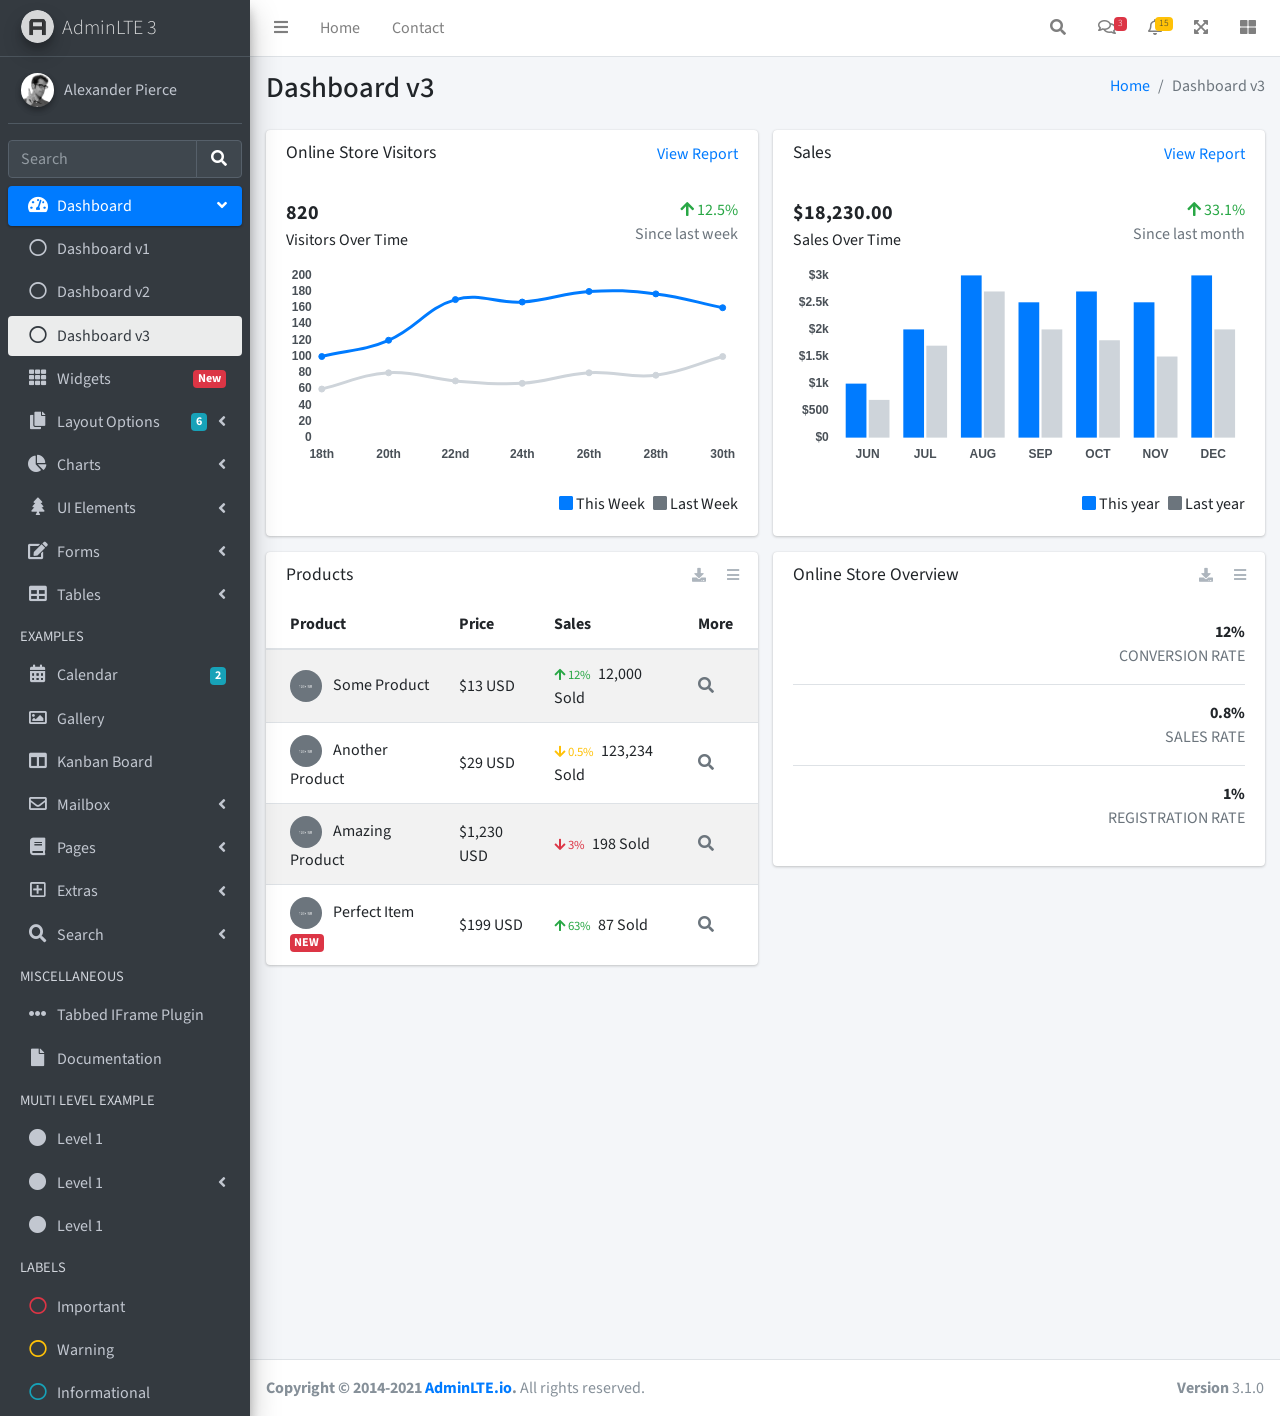
<file: src/main/webapp/resources/admin/index3.html>
<!DOCTYPE html>
<html lang="en">
<head>
  <meta charset="utf-8">
  <meta name="viewport" content="width=device-width, initial-scale=1">
  <title>AdminLTE 3 | Dashboard 3</title>

  <!-- Google Font: Source Sans Pro -->
  <link rel="stylesheet" href="https://fonts.googleapis.com/css?family=Source+Sans+Pro:300,400,400i,700&display=fallback">
  <!-- Font Awesome Icons -->
  <link rel="stylesheet" href="plugins/fontawesome-free/css/all.min.css">
  <!-- IonIcons -->
  <link rel="stylesheet" href="https://code.ionicframework.com/ionicons/2.0.1/css/ionicons.min.css">
  <!-- Theme style -->
  <link rel="stylesheet" href="dist/css/adminlte.min.css">
</head>
<!--
`body` tag options:

  Apply one or more of the following classes to to the body tag
  to get the desired effect

  * sidebar-collapse
  * sidebar-mini
-->
<body class="hold-transition sidebar-mini">
<div class="wrapper">
  <!-- Navbar -->
  <nav class="main-header navbar navbar-expand navbar-white navbar-light">
    <!-- Left navbar links -->
    <ul class="navbar-nav">
      <li class="nav-item">
        <a class="nav-link" data-widget="pushmenu" href="#" role="button"><i class="fas fa-bars"></i></a>
      </li>
      <li class="nav-item d-none d-sm-inline-block">
        <a href="index3.html" class="nav-link">Home</a>
      </li>
      <li class="nav-item d-none d-sm-inline-block">
        <a href="#" class="nav-link">Contact</a>
      </li>
    </ul>

    <!-- Right navbar links -->
    <ul class="navbar-nav ml-auto">
      <!-- Navbar Search -->
      <li class="nav-item">
        <a class="nav-link" data-widget="navbar-search" href="#" role="button">
          <i class="fas fa-search"></i>
        </a>
        <div class="navbar-search-block">
          <form class="form-inline">
            <div class="input-group input-group-sm">
              <input class="form-control form-control-navbar" type="search" placeholder="Search" aria-label="Search">
              <div class="input-group-append">
                <button class="btn btn-navbar" type="submit">
                  <i class="fas fa-search"></i>
                </button>
                <button class="btn btn-navbar" type="button" data-widget="navbar-search">
                  <i class="fas fa-times"></i>
                </button>
              </div>
            </div>
          </form>
        </div>
      </li>

      <!-- Messages Dropdown Menu -->
      <li class="nav-item dropdown">
        <a class="nav-link" data-toggle="dropdown" href="#">
          <i class="far fa-comments"></i>
          <span class="badge badge-danger navbar-badge">3</span>
        </a>
        <div class="dropdown-menu dropdown-menu-lg dropdown-menu-right">
          <a href="#" class="dropdown-item">
            <!-- Message Start -->
            <div class="media">
              <img src="dist/img/user1-128x128.jpg" alt="User Avatar" class="img-size-50 mr-3 img-circle">
              <div class="media-body">
                <h3 class="dropdown-item-title">
                  Brad Diesel
                  <span class="float-right text-sm text-danger"><i class="fas fa-star"></i></span>
                </h3>
                <p class="text-sm">Call me whenever you can...</p>
                <p class="text-sm text-muted"><i class="far fa-clock mr-1"></i> 4 Hours Ago</p>
              </div>
            </div>
            <!-- Message End -->
          </a>
          <div class="dropdown-divider"></div>
          <a href="#" class="dropdown-item">
            <!-- Message Start -->
            <div class="media">
              <img src="dist/img/user8-128x128.jpg" alt="User Avatar" class="img-size-50 img-circle mr-3">
              <div class="media-body">
                <h3 class="dropdown-item-title">
                  John Pierce
                  <span class="float-right text-sm text-muted"><i class="fas fa-star"></i></span>
                </h3>
                <p class="text-sm">I got your message bro</p>
                <p class="text-sm text-muted"><i class="far fa-clock mr-1"></i> 4 Hours Ago</p>
              </div>
            </div>
            <!-- Message End -->
          </a>
          <div class="dropdown-divider"></div>
          <a href="#" class="dropdown-item">
            <!-- Message Start -->
            <div class="media">
              <img src="dist/img/user3-128x128.jpg" alt="User Avatar" class="img-size-50 img-circle mr-3">
              <div class="media-body">
                <h3 class="dropdown-item-title">
                  Nora Silvester
                  <span class="float-right text-sm text-warning"><i class="fas fa-star"></i></span>
                </h3>
                <p class="text-sm">The subject goes here</p>
                <p class="text-sm text-muted"><i class="far fa-clock mr-1"></i> 4 Hours Ago</p>
              </div>
            </div>
            <!-- Message End -->
          </a>
          <div class="dropdown-divider"></div>
          <a href="#" class="dropdown-item dropdown-footer">See All Messages</a>
        </div>
      </li>
      <!-- Notifications Dropdown Menu -->
      <li class="nav-item dropdown">
        <a class="nav-link" data-toggle="dropdown" href="#">
          <i class="far fa-bell"></i>
          <span class="badge badge-warning navbar-badge">15</span>
        </a>
        <div class="dropdown-menu dropdown-menu-lg dropdown-menu-right">
          <span class="dropdown-item dropdown-header">15 Notifications</span>
          <div class="dropdown-divider"></div>
          <a href="#" class="dropdown-item">
            <i class="fas fa-envelope mr-2"></i> 4 new messages
            <span class="float-right text-muted text-sm">3 mins</span>
          </a>
          <div class="dropdown-divider"></div>
          <a href="#" class="dropdown-item">
            <i class="fas fa-users mr-2"></i> 8 friend requests
            <span class="float-right text-muted text-sm">12 hours</span>
          </a>
          <div class="dropdown-divider"></div>
          <a href="#" class="dropdown-item">
            <i class="fas fa-file mr-2"></i> 3 new reports
            <span class="float-right text-muted text-sm">2 days</span>
          </a>
          <div class="dropdown-divider"></div>
          <a href="#" class="dropdown-item dropdown-footer">See All Notifications</a>
        </div>
      </li>
      <li class="nav-item">
        <a class="nav-link" data-widget="fullscreen" href="#" role="button">
          <i class="fas fa-expand-arrows-alt"></i>
        </a>
      </li>
      <li class="nav-item">
        <a class="nav-link" data-widget="control-sidebar" data-slide="true" href="#" role="button">
          <i class="fas fa-th-large"></i>
        </a>
      </li>
    </ul>
  </nav>
  <!-- /.navbar -->

  <!-- Main Sidebar Container -->
  <aside class="main-sidebar sidebar-dark-primary elevation-4">
    <!-- Brand Logo -->
    <a href="index3.html" class="brand-link">
      <img src="dist/img/AdminLTELogo.png" alt="AdminLTE Logo" class="brand-image img-circle elevation-3" style="opacity: .8">
      <span class="brand-text font-weight-light">AdminLTE 3</span>
    </a>

    <!-- Sidebar -->
    <div class="sidebar">
      <!-- Sidebar user panel (optional) -->
      <div class="user-panel mt-3 pb-3 mb-3 d-flex">
        <div class="image">
          <img src="dist/img/user2-160x160.jpg" class="img-circle elevation-2" alt="User Image">
        </div>
        <div class="info">
          <a href="#" class="d-block">Alexander Pierce</a>
        </div>
      </div>

      <!-- SidebarSearch Form -->
      <div class="form-inline">
        <div class="input-group" data-widget="sidebar-search">
          <input class="form-control form-control-sidebar" type="search" placeholder="Search" aria-label="Search">
          <div class="input-group-append">
            <button class="btn btn-sidebar">
              <i class="fas fa-search fa-fw"></i>
            </button>
          </div>
        </div>
      </div>

      <!-- Sidebar Menu -->
      <nav class="mt-2">
        <ul class="nav nav-pills nav-sidebar flex-column" data-widget="treeview" role="menu" data-accordion="false">
          <!-- Add icons to the links using the .nav-icon class
               with font-awesome or any other icon font library -->
          <li class="nav-item menu-open">
            <a href="#" class="nav-link active">
              <i class="nav-icon fas fa-tachometer-alt"></i>
              <p>
                Dashboard
                <i class="right fas fa-angle-left"></i>
              </p>
            </a>
            <ul class="nav nav-treeview">
              <li class="nav-item">
                <a href="./index.html" class="nav-link">
                  <i class="far fa-circle nav-icon"></i>
                  <p>Dashboard v1</p>
                </a>
              </li>
              <li class="nav-item">
                <a href="./index2.html" class="nav-link">
                  <i class="far fa-circle nav-icon"></i>
                  <p>Dashboard v2</p>
                </a>
              </li>
              <li class="nav-item">
                <a href="./index3.html" class="nav-link active">
                  <i class="far fa-circle nav-icon"></i>
                  <p>Dashboard v3</p>
                </a>
              </li>
            </ul>
          </li>
          <li class="nav-item">
            <a href="pages/widgets.html" class="nav-link">
              <i class="nav-icon fas fa-th"></i>
              <p>
                Widgets
                <span class="right badge badge-danger">New</span>
              </p>
            </a>
          </li>
          <li class="nav-item">
            <a href="#" class="nav-link">
              <i class="nav-icon fas fa-copy"></i>
              <p>
                Layout Options
                <i class="fas fa-angle-left right"></i>
                <span class="badge badge-info right">6</span>
              </p>
            </a>
            <ul class="nav nav-treeview">
              <li class="nav-item">
                <a href="pages/layout/top-nav.html" class="nav-link">
                  <i class="far fa-circle nav-icon"></i>
                  <p>Top Navigation</p>
                </a>
              </li>
              <li class="nav-item">
                <a href="pages/layout/top-nav-sidebar.html" class="nav-link">
                  <i class="far fa-circle nav-icon"></i>
                  <p>Top Navigation + Sidebar</p>
                </a>
              </li>
              <li class="nav-item">
                <a href="pages/layout/boxed.html" class="nav-link">
                  <i class="far fa-circle nav-icon"></i>
                  <p>Boxed</p>
                </a>
              </li>
              <li class="nav-item">
                <a href="pages/layout/fixed-sidebar.html" class="nav-link">
                  <i class="far fa-circle nav-icon"></i>
                  <p>Fixed Sidebar</p>
                </a>
              </li>
              <li class="nav-item">
                <a href="pages/layout/fixed-sidebar-custom.html" class="nav-link">
                  <i class="far fa-circle nav-icon"></i>
                  <p>Fixed Sidebar <small>+ Custom Area</small></p>
                </a>
              </li>
              <li class="nav-item">
                <a href="pages/layout/fixed-topnav.html" class="nav-link">
                  <i class="far fa-circle nav-icon"></i>
                  <p>Fixed Navbar</p>
                </a>
              </li>
              <li class="nav-item">
                <a href="pages/layout/fixed-footer.html" class="nav-link">
                  <i class="far fa-circle nav-icon"></i>
                  <p>Fixed Footer</p>
                </a>
              </li>
              <li class="nav-item">
                <a href="pages/layout/collapsed-sidebar.html" class="nav-link">
                  <i class="far fa-circle nav-icon"></i>
                  <p>Collapsed Sidebar</p>
                </a>
              </li>
            </ul>
          </li>
          <li class="nav-item">
            <a href="#" class="nav-link">
              <i class="nav-icon fas fa-chart-pie"></i>
              <p>
                Charts
                <i class="right fas fa-angle-left"></i>
              </p>
            </a>
            <ul class="nav nav-treeview">
              <li class="nav-item">
                <a href="pages/charts/chartjs.html" class="nav-link">
                  <i class="far fa-circle nav-icon"></i>
                  <p>ChartJS</p>
                </a>
              </li>
              <li class="nav-item">
                <a href="pages/charts/flot.html" class="nav-link">
                  <i class="far fa-circle nav-icon"></i>
                  <p>Flot</p>
                </a>
              </li>
              <li class="nav-item">
                <a href="pages/charts/inline.html" class="nav-link">
                  <i class="far fa-circle nav-icon"></i>
                  <p>Inline</p>
                </a>
              </li>
              <li class="nav-item">
                <a href="pages/charts/uplot.html" class="nav-link">
                  <i class="far fa-circle nav-icon"></i>
                  <p>uPlot</p>
                </a>
              </li>
            </ul>
          </li>
          <li class="nav-item">
            <a href="#" class="nav-link">
              <i class="nav-icon fas fa-tree"></i>
              <p>
                UI Elements
                <i class="fas fa-angle-left right"></i>
              </p>
            </a>
            <ul class="nav nav-treeview">
              <li class="nav-item">
                <a href="pages/UI/general.html" class="nav-link">
                  <i class="far fa-circle nav-icon"></i>
                  <p>General</p>
                </a>
              </li>
              <li class="nav-item">
                <a href="pages/UI/icons.html" class="nav-link">
                  <i class="far fa-circle nav-icon"></i>
                  <p>Icons</p>
                </a>
              </li>
              <li class="nav-item">
                <a href="pages/UI/buttons.html" class="nav-link">
                  <i class="far fa-circle nav-icon"></i>
                  <p>Buttons</p>
                </a>
              </li>
              <li class="nav-item">
                <a href="pages/UI/sliders.html" class="nav-link">
                  <i class="far fa-circle nav-icon"></i>
                  <p>Sliders</p>
                </a>
              </li>
              <li class="nav-item">
                <a href="pages/UI/modals.html" class="nav-link">
                  <i class="far fa-circle nav-icon"></i>
                  <p>Modals & Alerts</p>
                </a>
              </li>
              <li class="nav-item">
                <a href="pages/UI/navbar.html" class="nav-link">
                  <i class="far fa-circle nav-icon"></i>
                  <p>Navbar & Tabs</p>
                </a>
              </li>
              <li class="nav-item">
                <a href="pages/UI/timeline.html" class="nav-link">
                  <i class="far fa-circle nav-icon"></i>
                  <p>Timeline</p>
                </a>
              </li>
              <li class="nav-item">
                <a href="pages/UI/ribbons.html" class="nav-link">
                  <i class="far fa-circle nav-icon"></i>
                  <p>Ribbons</p>
                </a>
              </li>
            </ul>
          </li>
          <li class="nav-item">
            <a href="#" class="nav-link">
              <i class="nav-icon fas fa-edit"></i>
              <p>
                Forms
                <i class="fas fa-angle-left right"></i>
              </p>
            </a>
            <ul class="nav nav-treeview">
              <li class="nav-item">
                <a href="pages/forms/general.html" class="nav-link">
                  <i class="far fa-circle nav-icon"></i>
                  <p>General Elements</p>
                </a>
              </li>
              <li class="nav-item">
                <a href="pages/forms/advanced.html" class="nav-link">
                  <i class="far fa-circle nav-icon"></i>
                  <p>Advanced Elements</p>
                </a>
              </li>
              <li class="nav-item">
                <a href="pages/forms/editors.html" class="nav-link">
                  <i class="far fa-circle nav-icon"></i>
                  <p>Editors</p>
                </a>
              </li>
              <li class="nav-item">
                <a href="pages/forms/validation.html" class="nav-link">
                  <i class="far fa-circle nav-icon"></i>
                  <p>Validation</p>
                </a>
              </li>
            </ul>
          </li>
          <li class="nav-item">
            <a href="#" class="nav-link">
              <i class="nav-icon fas fa-table"></i>
              <p>
                Tables
                <i class="fas fa-angle-left right"></i>
              </p>
            </a>
            <ul class="nav nav-treeview">
              <li class="nav-item">
                <a href="pages/tables/simple.html" class="nav-link">
                  <i class="far fa-circle nav-icon"></i>
                  <p>Simple Tables</p>
                </a>
              </li>
              <li class="nav-item">
                <a href="pages/tables/data.html" class="nav-link">
                  <i class="far fa-circle nav-icon"></i>
                  <p>DataTables</p>
                </a>
              </li>
              <li class="nav-item">
                <a href="pages/tables/jsgrid.html" class="nav-link">
                  <i class="far fa-circle nav-icon"></i>
                  <p>jsGrid</p>
                </a>
              </li>
            </ul>
          </li>
          <li class="nav-header">EXAMPLES</li>
          <li class="nav-item">
            <a href="pages/calendar.html" class="nav-link">
              <i class="nav-icon fas fa-calendar-alt"></i>
              <p>
                Calendar
                <span class="badge badge-info right">2</span>
              </p>
            </a>
          </li>
          <li class="nav-item">
            <a href="pages/gallery.html" class="nav-link">
              <i class="nav-icon far fa-image"></i>
              <p>
                Gallery
              </p>
            </a>
          </li>
          <li class="nav-item">
            <a href="pages/kanban.html" class="nav-link">
              <i class="nav-icon fas fa-columns"></i>
              <p>
                Kanban Board
              </p>
            </a>
          </li>
          <li class="nav-item">
            <a href="#" class="nav-link">
              <i class="nav-icon far fa-envelope"></i>
              <p>
                Mailbox
                <i class="fas fa-angle-left right"></i>
              </p>
            </a>
            <ul class="nav nav-treeview">
              <li class="nav-item">
                <a href="pages/mailbox/mailbox.html" class="nav-link">
                  <i class="far fa-circle nav-icon"></i>
                  <p>Inbox</p>
                </a>
              </li>
              <li class="nav-item">
                <a href="pages/mailbox/compose.html" class="nav-link">
                  <i class="far fa-circle nav-icon"></i>
                  <p>Compose</p>
                </a>
              </li>
              <li class="nav-item">
                <a href="pages/mailbox/read-mail.html" class="nav-link">
                  <i class="far fa-circle nav-icon"></i>
                  <p>Read</p>
                </a>
              </li>
            </ul>
          </li>
          <li class="nav-item">
            <a href="#" class="nav-link">
              <i class="nav-icon fas fa-book"></i>
              <p>
                Pages
                <i class="fas fa-angle-left right"></i>
              </p>
            </a>
            <ul class="nav nav-treeview">
              <li class="nav-item">
                <a href="pages/examples/invoice.html" class="nav-link">
                  <i class="far fa-circle nav-icon"></i>
                  <p>Invoice</p>
                </a>
              </li>
              <li class="nav-item">
                <a href="pages/examples/profile.html" class="nav-link">
                  <i class="far fa-circle nav-icon"></i>
                  <p>Profile</p>
                </a>
              </li>
              <li class="nav-item">
                <a href="pages/examples/e-commerce.html" class="nav-link">
                  <i class="far fa-circle nav-icon"></i>
                  <p>E-commerce</p>
                </a>
              </li>
              <li class="nav-item">
                <a href="pages/examples/projects.html" class="nav-link">
                  <i class="far fa-circle nav-icon"></i>
                  <p>Projects</p>
                </a>
              </li>
              <li class="nav-item">
                <a href="pages/examples/project-add.html" class="nav-link">
                  <i class="far fa-circle nav-icon"></i>
                  <p>Project Add</p>
                </a>
              </li>
              <li class="nav-item">
                <a href="pages/examples/project-edit.html" class="nav-link">
                  <i class="far fa-circle nav-icon"></i>
                  <p>Project Edit</p>
                </a>
              </li>
              <li class="nav-item">
                <a href="pages/examples/project-detail.html" class="nav-link">
                  <i class="far fa-circle nav-icon"></i>
                  <p>Project Detail</p>
                </a>
              </li>
              <li class="nav-item">
                <a href="pages/examples/contacts.html" class="nav-link">
                  <i class="far fa-circle nav-icon"></i>
                  <p>Contacts</p>
                </a>
              </li>
              <li class="nav-item">
                <a href="pages/examples/faq.html" class="nav-link">
                  <i class="far fa-circle nav-icon"></i>
                  <p>FAQ</p>
                </a>
              </li>
              <li class="nav-item">
                <a href="pages/examples/contact-us.html" class="nav-link">
                  <i class="far fa-circle nav-icon"></i>
                  <p>Contact us</p>
                </a>
              </li>
            </ul>
          </li>
          <li class="nav-item">
            <a href="#" class="nav-link">
              <i class="nav-icon far fa-plus-square"></i>
              <p>
                Extras
                <i class="fas fa-angle-left right"></i>
              </p>
            </a>
            <ul class="nav nav-treeview">
              <li class="nav-item">
                <a href="#" class="nav-link">
                  <i class="far fa-circle nav-icon"></i>
                  <p>
                    Login & Register v1
                    <i class="fas fa-angle-left right"></i>
                  </p>
                </a>
                <ul class="nav nav-treeview">
                  <li class="nav-item">
                    <a href="pages/examples/login.html" class="nav-link">
                      <i class="far fa-circle nav-icon"></i>
                      <p>Login v1</p>
                    </a>
                  </li>
                  <li class="nav-item">
                    <a href="pages/examples/register.html" class="nav-link">
                      <i class="far fa-circle nav-icon"></i>
                      <p>Register v1</p>
                    </a>
                  </li>
                  <li class="nav-item">
                    <a href="pages/examples/forgot-password.html" class="nav-link">
                      <i class="far fa-circle nav-icon"></i>
                      <p>Forgot Password v1</p>
                    </a>
                  </li>
                  <li class="nav-item">
                    <a href="pages/examples/recover-password.html" class="nav-link">
                      <i class="far fa-circle nav-icon"></i>
                      <p>Recover Password v1</p>
                    </a>
                  </li>
                </ul>
              </li>
              <li class="nav-item">
                <a href="#" class="nav-link">
                  <i class="far fa-circle nav-icon"></i>
                  <p>
                    Login & Register v2
                    <i class="fas fa-angle-left right"></i>
                  </p>
                </a>
                <ul class="nav nav-treeview">
                  <li class="nav-item">
                    <a href="pages/examples/login-v2.html" class="nav-link">
                      <i class="far fa-circle nav-icon"></i>
                      <p>Login v2</p>
                    </a>
                  </li>
                  <li class="nav-item">
                    <a href="pages/examples/register-v2.html" class="nav-link">
                      <i class="far fa-circle nav-icon"></i>
                      <p>Register v2</p>
                    </a>
                  </li>
                  <li class="nav-item">
                    <a href="pages/examples/forgot-password-v2.html" class="nav-link">
                      <i class="far fa-circle nav-icon"></i>
                      <p>Forgot Password v2</p>
                    </a>
                  </li>
                  <li class="nav-item">
                    <a href="pages/examples/recover-password-v2.html" class="nav-link">
                      <i class="far fa-circle nav-icon"></i>
                      <p>Recover Password v2</p>
                    </a>
                  </li>
                </ul>
              </li>
              <li class="nav-item">
                <a href="pages/examples/lockscreen.html" class="nav-link">
                  <i class="far fa-circle nav-icon"></i>
                  <p>Lockscreen</p>
                </a>
              </li>
              <li class="nav-item">
                <a href="pages/examples/legacy-user-menu.html" class="nav-link">
                  <i class="far fa-circle nav-icon"></i>
                  <p>Legacy User Menu</p>
                </a>
              </li>
              <li class="nav-item">
                <a href="pages/examples/language-menu.html" class="nav-link">
                  <i class="far fa-circle nav-icon"></i>
                  <p>Language Menu</p>
                </a>
              </li>
              <li class="nav-item">
                <a href="pages/examples/404.html" class="nav-link">
                  <i class="far fa-circle nav-icon"></i>
                  <p>Error 404</p>
                </a>
              </li>
              <li class="nav-item">
                <a href="pages/examples/500.html" class="nav-link">
                  <i class="far fa-circle nav-icon"></i>
                  <p>Error 500</p>
                </a>
              </li>
              <li class="nav-item">
                <a href="pages/examples/pace.html" class="nav-link">
                  <i class="far fa-circle nav-icon"></i>
                  <p>Pace</p>
                </a>
              </li>
              <li class="nav-item">
                <a href="pages/examples/blank.html" class="nav-link">
                  <i class="far fa-circle nav-icon"></i>
                  <p>Blank Page</p>
                </a>
              </li>
              <li class="nav-item">
                <a href="starter.html" class="nav-link">
                  <i class="far fa-circle nav-icon"></i>
                  <p>Starter Page</p>
                </a>
              </li>
            </ul>
          </li>
          <li class="nav-item">
            <a href="#" class="nav-link">
              <i class="nav-icon fas fa-search"></i>
              <p>
                Search
                <i class="fas fa-angle-left right"></i>
              </p>
            </a>
            <ul class="nav nav-treeview">
              <li class="nav-item">
                <a href="pages/search/simple.html" class="nav-link">
                  <i class="far fa-circle nav-icon"></i>
                  <p>Simple Search</p>
                </a>
              </li>
              <li class="nav-item">
                <a href="pages/search/enhanced.html" class="nav-link">
                  <i class="far fa-circle nav-icon"></i>
                  <p>Enhanced</p>
                </a>
              </li>
            </ul>
          </li>
          <li class="nav-header">MISCELLANEOUS</li>
          <li class="nav-item">
            <a href="iframe.html" class="nav-link">
              <i class="nav-icon fas fa-ellipsis-h"></i>
              <p>Tabbed IFrame Plugin</p>
            </a>
          </li>
          <li class="nav-item">
            <a href="https://adminlte.io/docs/3.1/" class="nav-link">
              <i class="nav-icon fas fa-file"></i>
              <p>Documentation</p>
            </a>
          </li>
          <li class="nav-header">MULTI LEVEL EXAMPLE</li>
          <li class="nav-item">
            <a href="#" class="nav-link">
              <i class="fas fa-circle nav-icon"></i>
              <p>Level 1</p>
            </a>
          </li>
          <li class="nav-item">
            <a href="#" class="nav-link">
              <i class="nav-icon fas fa-circle"></i>
              <p>
                Level 1
                <i class="right fas fa-angle-left"></i>
              </p>
            </a>
            <ul class="nav nav-treeview">
              <li class="nav-item">
                <a href="#" class="nav-link">
                  <i class="far fa-circle nav-icon"></i>
                  <p>Level 2</p>
                </a>
              </li>
              <li class="nav-item">
                <a href="#" class="nav-link">
                  <i class="far fa-circle nav-icon"></i>
                  <p>
                    Level 2
                    <i class="right fas fa-angle-left"></i>
                  </p>
                </a>
                <ul class="nav nav-treeview">
                  <li class="nav-item">
                    <a href="#" class="nav-link">
                      <i class="far fa-dot-circle nav-icon"></i>
                      <p>Level 3</p>
                    </a>
                  </li>
                  <li class="nav-item">
                    <a href="#" class="nav-link">
                      <i class="far fa-dot-circle nav-icon"></i>
                      <p>Level 3</p>
                    </a>
                  </li>
                  <li class="nav-item">
                    <a href="#" class="nav-link">
                      <i class="far fa-dot-circle nav-icon"></i>
                      <p>Level 3</p>
                    </a>
                  </li>
                </ul>
              </li>
              <li class="nav-item">
                <a href="#" class="nav-link">
                  <i class="far fa-circle nav-icon"></i>
                  <p>Level 2</p>
                </a>
              </li>
            </ul>
          </li>
          <li class="nav-item">
            <a href="#" class="nav-link">
              <i class="fas fa-circle nav-icon"></i>
              <p>Level 1</p>
            </a>
          </li>
          <li class="nav-header">LABELS</li>
          <li class="nav-item">
            <a href="#" class="nav-link">
              <i class="nav-icon far fa-circle text-danger"></i>
              <p class="text">Important</p>
            </a>
          </li>
          <li class="nav-item">
            <a href="#" class="nav-link">
              <i class="nav-icon far fa-circle text-warning"></i>
              <p>Warning</p>
            </a>
          </li>
          <li class="nav-item">
            <a href="#" class="nav-link">
              <i class="nav-icon far fa-circle text-info"></i>
              <p>Informational</p>
            </a>
          </li>
        </ul>
      </nav>
      <!-- /.sidebar-menu -->
    </div>
    <!-- /.sidebar -->
  </aside>

  <!-- Content Wrapper. Contains page content -->
  <div class="content-wrapper">
    <!-- Content Header (Page header) -->
    <div class="content-header">
      <div class="container-fluid">
        <div class="row mb-2">
          <div class="col-sm-6">
            <h1 class="m-0">Dashboard v3</h1>
          </div><!-- /.col -->
          <div class="col-sm-6">
            <ol class="breadcrumb float-sm-right">
              <li class="breadcrumb-item"><a href="#">Home</a></li>
              <li class="breadcrumb-item active">Dashboard v3</li>
            </ol>
          </div><!-- /.col -->
        </div><!-- /.row -->
      </div><!-- /.container-fluid -->
    </div>
    <!-- /.content-header -->

    <!-- Main content -->
    <div class="content">
      <div class="container-fluid">
        <div class="row">
          <div class="col-lg-6">
            <div class="card">
              <div class="card-header border-0">
                <div class="d-flex justify-content-between">
                  <h3 class="card-title">Online Store Visitors</h3>
                  <a href="javascript:void(0);">View Report</a>
                </div>
              </div>
              <div class="card-body">
                <div class="d-flex">
                  <p class="d-flex flex-column">
                    <span class="text-bold text-lg">820</span>
                    <span>Visitors Over Time</span>
                  </p>
                  <p class="ml-auto d-flex flex-column text-right">
                    <span class="text-success">
                      <i class="fas fa-arrow-up"></i> 12.5%
                    </span>
                    <span class="text-muted">Since last week</span>
                  </p>
                </div>
                <!-- /.d-flex -->

                <div class="position-relative mb-4">
                  <canvas id="visitors-chart" height="200"></canvas>
                </div>

                <div class="d-flex flex-row justify-content-end">
                  <span class="mr-2">
                    <i class="fas fa-square text-primary"></i> This Week
                  </span>

                  <span>
                    <i class="fas fa-square text-gray"></i> Last Week
                  </span>
                </div>
              </div>
            </div>
            <!-- /.card -->

            <div class="card">
              <div class="card-header border-0">
                <h3 class="card-title">Products</h3>
                <div class="card-tools">
                  <a href="#" class="btn btn-tool btn-sm">
                    <i class="fas fa-download"></i>
                  </a>
                  <a href="#" class="btn btn-tool btn-sm">
                    <i class="fas fa-bars"></i>
                  </a>
                </div>
              </div>
              <div class="card-body table-responsive p-0">
                <table class="table table-striped table-valign-middle">
                  <thead>
                  <tr>
                    <th>Product</th>
                    <th>Price</th>
                    <th>Sales</th>
                    <th>More</th>
                  </tr>
                  </thead>
                  <tbody>
                  <tr>
                    <td>
                      <img src="dist/img/default-150x150.png" alt="Product 1" class="img-circle img-size-32 mr-2">
                      Some Product
                    </td>
                    <td>$13 USD</td>
                    <td>
                      <small class="text-success mr-1">
                        <i class="fas fa-arrow-up"></i>
                        12%
                      </small>
                      12,000 Sold
                    </td>
                    <td>
                      <a href="#" class="text-muted">
                        <i class="fas fa-search"></i>
                      </a>
                    </td>
                  </tr>
                  <tr>
                    <td>
                      <img src="dist/img/default-150x150.png" alt="Product 1" class="img-circle img-size-32 mr-2">
                      Another Product
                    </td>
                    <td>$29 USD</td>
                    <td>
                      <small class="text-warning mr-1">
                        <i class="fas fa-arrow-down"></i>
                        0.5%
                      </small>
                      123,234 Sold
                    </td>
                    <td>
                      <a href="#" class="text-muted">
                        <i class="fas fa-search"></i>
                      </a>
                    </td>
                  </tr>
                  <tr>
                    <td>
                      <img src="dist/img/default-150x150.png" alt="Product 1" class="img-circle img-size-32 mr-2">
                      Amazing Product
                    </td>
                    <td>$1,230 USD</td>
                    <td>
                      <small class="text-danger mr-1">
                        <i class="fas fa-arrow-down"></i>
                        3%
                      </small>
                      198 Sold
                    </td>
                    <td>
                      <a href="#" class="text-muted">
                        <i class="fas fa-search"></i>
                      </a>
                    </td>
                  </tr>
                  <tr>
                    <td>
                      <img src="dist/img/default-150x150.png" alt="Product 1" class="img-circle img-size-32 mr-2">
                      Perfect Item
                      <span class="badge bg-danger">NEW</span>
                    </td>
                    <td>$199 USD</td>
                    <td>
                      <small class="text-success mr-1">
                        <i class="fas fa-arrow-up"></i>
                        63%
                      </small>
                      87 Sold
                    </td>
                    <td>
                      <a href="#" class="text-muted">
                        <i class="fas fa-search"></i>
                      </a>
                    </td>
                  </tr>
                  </tbody>
                </table>
              </div>
            </div>
            <!-- /.card -->
          </div>
          <!-- /.col-md-6 -->
          <div class="col-lg-6">
            <div class="card">
              <div class="card-header border-0">
                <div class="d-flex justify-content-between">
                  <h3 class="card-title">Sales</h3>
                  <a href="javascript:void(0);">View Report</a>
                </div>
              </div>
              <div class="card-body">
                <div class="d-flex">
                  <p class="d-flex flex-column">
                    <span class="text-bold text-lg">$18,230.00</span>
                    <span>Sales Over Time</span>
                  </p>
                  <p class="ml-auto d-flex flex-column text-right">
                    <span class="text-success">
                      <i class="fas fa-arrow-up"></i> 33.1%
                    </span>
                    <span class="text-muted">Since last month</span>
                  </p>
                </div>
                <!-- /.d-flex -->

                <div class="position-relative mb-4">
                  <canvas id="sales-chart" height="200"></canvas>
                </div>

                <div class="d-flex flex-row justify-content-end">
                  <span class="mr-2">
                    <i class="fas fa-square text-primary"></i> This year
                  </span>

                  <span>
                    <i class="fas fa-square text-gray"></i> Last year
                  </span>
                </div>
              </div>
            </div>
            <!-- /.card -->

            <div class="card">
              <div class="card-header border-0">
                <h3 class="card-title">Online Store Overview</h3>
                <div class="card-tools">
                  <a href="#" class="btn btn-sm btn-tool">
                    <i class="fas fa-download"></i>
                  </a>
                  <a href="#" class="btn btn-sm btn-tool">
                    <i class="fas fa-bars"></i>
                  </a>
                </div>
              </div>
              <div class="card-body">
                <div class="d-flex justify-content-between align-items-center border-bottom mb-3">
                  <p class="text-success text-xl">
                    <i class="ion ion-ios-refresh-empty"></i>
                  </p>
                  <p class="d-flex flex-column text-right">
                    <span class="font-weight-bold">
                      <i class="ion ion-android-arrow-up text-success"></i> 12%
                    </span>
                    <span class="text-muted">CONVERSION RATE</span>
                  </p>
                </div>
                <!-- /.d-flex -->
                <div class="d-flex justify-content-between align-items-center border-bottom mb-3">
                  <p class="text-warning text-xl">
                    <i class="ion ion-ios-cart-outline"></i>
                  </p>
                  <p class="d-flex flex-column text-right">
                    <span class="font-weight-bold">
                      <i class="ion ion-android-arrow-up text-warning"></i> 0.8%
                    </span>
                    <span class="text-muted">SALES RATE</span>
                  </p>
                </div>
                <!-- /.d-flex -->
                <div class="d-flex justify-content-between align-items-center mb-0">
                  <p class="text-danger text-xl">
                    <i class="ion ion-ios-people-outline"></i>
                  </p>
                  <p class="d-flex flex-column text-right">
                    <span class="font-weight-bold">
                      <i class="ion ion-android-arrow-down text-danger"></i> 1%
                    </span>
                    <span class="text-muted">REGISTRATION RATE</span>
                  </p>
                </div>
                <!-- /.d-flex -->
              </div>
            </div>
          </div>
          <!-- /.col-md-6 -->
        </div>
        <!-- /.row -->
      </div>
      <!-- /.container-fluid -->
    </div>
    <!-- /.content -->
  </div>
  <!-- /.content-wrapper -->

  <!-- Control Sidebar -->
  <aside class="control-sidebar control-sidebar-dark">
    <!-- Control sidebar content goes here -->
  </aside>
  <!-- /.control-sidebar -->

  <!-- Main Footer -->
  <footer class="main-footer">
    <strong>Copyright &copy; 2014-2021 <a href="https://adminlte.io">AdminLTE.io</a>.</strong>
    All rights reserved.
    <div class="float-right d-none d-sm-inline-block">
      <b>Version</b> 3.1.0
    </div>
  </footer>
</div>
<!-- ./wrapper -->

<!-- REQUIRED SCRIPTS -->

<!-- jQuery -->
<script src="plugins/jquery/jquery.min.js"></script>
<!-- Bootstrap -->
<script src="plugins/bootstrap/js/bootstrap.bundle.min.js"></script>
<!-- AdminLTE -->
<script src="dist/js/adminlte.js"></script>

<!-- OPTIONAL SCRIPTS -->
<script src="plugins/chart.js/Chart.min.js"></script>
<!-- AdminLTE for demo purposes -->
<script src="dist/js/demo.js"></script>
<!-- AdminLTE dashboard demo (This is only for demo purposes) -->
<script src="dist/js/pages/dashboard3.js"></script>
</body>
</html>
</file>
<file: src/main/webapp/resources/admin/plugins/daterangepicker/daterangepicker.css>
.daterangepicker {
  position: absolute;
  color: inherit;
  background-color: #fff;
  border-radius: 4px;
  border: 1px solid #ddd;
  width: 278px;
  max-width: none;
  padding: 0;
  margin-top: 7px;
  top: 100px;
  left: 20px;
  z-index: 3001;
  display: none;
  font-family: arial;
  font-size: 15px;
  line-height: 1em;
}

.daterangepicker:before, .daterangepicker:after {
  position: absolute;
  display: inline-block;
  border-bottom-color: rgba(0, 0, 0, 0.2);
  content: '';
}

.daterangepicker:before {
  top: -7px;
  border-right: 7px solid transparent;
  border-left: 7px solid transparent;
  border-bottom: 7px solid #ccc;
}

.daterangepicker:after {
  top: -6px;
  border-right: 6px solid transparent;
  border-bottom: 6px solid #fff;
  border-left: 6px solid transparent;
}

.daterangepicker.opensleft:before {
  right: 9px;
}

.daterangepicker.opensleft:after {
  right: 10px;
}

.daterangepicker.openscenter:before {
  left: 0;
  right: 0;
  width: 0;
  margin-left: auto;
  margin-right: auto;
}

.daterangepicker.openscenter:after {
  left: 0;
  right: 0;
  width: 0;
  margin-left: auto;
  margin-right: auto;
}

.daterangepicker.opensright:before {
  left: 9px;
}

.daterangepicker.opensright:after {
  left: 10px;
}

.daterangepicker.drop-up {
  margin-top: -7px;
}

.daterangepicker.drop-up:before {
  top: initial;
  bottom: -7px;
  border-bottom: initial;
  border-top: 7px solid #ccc;
}

.daterangepicker.drop-up:after {
  top: initial;
  bottom: -6px;
  border-bottom: initial;
  border-top: 6px solid #fff;
}

.daterangepicker.single .daterangepicker .ranges, .daterangepicker.single .drp-calendar {
  float: none;
}

.daterangepicker.single .drp-selected {
  display: none;
}

.daterangepicker.show-calendar .drp-calendar {
  display: block;
}

.daterangepicker.show-calendar .drp-buttons {
  display: block;
}

.daterangepicker.auto-apply .drp-buttons {
  display: none;
}

.daterangepicker .drp-calendar {
  display: none;
  max-width: 270px;
}

.daterangepicker .drp-calendar.left {
  padding: 8px 0 8px 8px;
}

.daterangepicker .drp-calendar.right {
  padding: 8px;
}

.daterangepicker .drp-calendar.single .calendar-table {
  border: none;
}

.daterangepicker .calendar-table .next span, .daterangepicker .calendar-table .prev span {
  color: #fff;
  border: solid black;
  border-width: 0 2px 2px 0;
  border-radius: 0;
  display: inline-block;
  padding: 3px;
}

.daterangepicker .calendar-table .next span {
  transform: rotate(-45deg);
  -webkit-transform: rotate(-45deg);
}

.daterangepicker .calendar-table .prev span {
  transform: rotate(135deg);
  -webkit-transform: rotate(135deg);
}

.daterangepicker .calendar-table th, .daterangepicker .calendar-table td {
  white-space: nowrap;
  text-align: center;
  vertical-align: middle;
  min-width: 32px;
  width: 32px;
  height: 24px;
  line-height: 24px;
  font-size: 12px;
  border-radius: 4px;
  border: 1px solid transparent;
  white-space: nowrap;
  cursor: pointer;
}

.daterangepicker .calendar-table {
  border: 1px solid #fff;
  border-radius: 4px;
  background-color: #fff;
}

.daterangepicker .calendar-table table {
  width: 100%;
  margin: 0;
  border-spacing: 0;
  border-collapse: collapse;
}

.daterangepicker td.available:hover, .daterangepicker th.available:hover {
  background-color: #eee;
  border-color: transparent;
  color: inherit;
}

.daterangepicker td.week, .daterangepicker th.week {
  font-size: 80%;
  color: #ccc;
}

.daterangepicker td.off, .daterangepicker td.off.in-range, .daterangepicker td.off.start-date, .daterangepicker td.off.end-date {
  background-color: #fff;
  border-color: transparent;
  color: #999;
}

.daterangepicker td.in-range {
  background-color: #ebf4f8;
  border-color: transparent;
  color: #000;
  border-radius: 0;
}

.daterangepicker td.start-date {
  border-radius: 4px 0 0 4px;
}

.daterangepicker td.end-date {
  border-radius: 0 4px 4px 0;
}

.daterangepicker td.start-date.end-date {
  border-radius: 4px;
}

.daterangepicker td.active, .daterangepicker td.active:hover {
  background-color: #357ebd;
  border-color: transparent;
  color: #fff;
}

.daterangepicker th.month {
  width: auto;
}

.daterangepicker td.disabled, .daterangepicker option.disabled {
  color: #999;
  cursor: not-allowed;
  text-decoration: line-through;
}

.daterangepicker select.monthselect, .daterangepicker select.yearselect {
  font-size: 12px;
  padding: 1px;
  height: auto;
  margin: 0;
  cursor: default;
}

.daterangepicker select.monthselect {
  margin-right: 2%;
  width: 56%;
}

.daterangepicker select.yearselect {
  width: 40%;
}

.daterangepicker select.hourselect, .daterangepicker select.minuteselect, .daterangepicker select.secondselect, .daterangepicker select.ampmselect {
  width: 50px;
  margin: 0 auto;
  background: #eee;
  border: 1px solid #eee;
  padding: 2px;
  outline: 0;
  font-size: 12px;
}

.daterangepicker .calendar-time {
  text-align: center;
  margin: 4px auto 0 auto;
  line-height: 30px;
  position: relative;
}

.daterangepicker .calendar-time select.disabled {
  color: #ccc;
  cursor: not-allowed;
}

.daterangepicker .drp-buttons {
  clear: both;
  text-align: right;
  padding: 8px;
  border-top: 1px solid #ddd;
  display: none;
  line-height: 12px;
  vertical-align: middle;
}

.daterangepicker .drp-selected {
  display: inline-block;
  font-size: 12px;
  padding-right: 8px;
}

.daterangepicker .drp-buttons .btn {
  margin-left: 8px;
  font-size: 12px;
  font-weight: bold;
  padding: 4px 8px;
}

.daterangepicker.show-ranges.single.rtl .drp-calendar.left {
  border-right: 1px solid #ddd;
}

.daterangepicker.show-ranges.single.ltr .drp-calendar.left {
  border-left: 1px solid #ddd;
}

.daterangepicker.show-ranges.rtl .drp-calendar.right {
  border-right: 1px solid #ddd;
}

.daterangepicker.show-ranges.ltr .drp-calendar.left {
  border-left: 1px solid #ddd;
}

.daterangepicker .ranges {
  float: none;
  text-align: left;
  margin: 0;
}

.daterangepicker.show-calendar .ranges {
  margin-top: 8px;
}

.daterangepicker .ranges ul {
  list-style: none;
  margin: 0 auto;
  padding: 0;
  width: 100%;
}

.daterangepicker .ranges li {
  font-size: 12px;
  padding: 8px 12px;
  cursor: pointer;
}

.daterangepicker .ranges li:hover {
  background-color: #eee;
}

.daterangepicker .ranges li.active {
  background-color: #08c;
  color: #fff;
}

/*  Larger Screen Styling */
@media (min-width: 564px) {
  .daterangepicker {
    width: auto;
  }

  .daterangepicker .ranges ul {
    width: 140px;
  }

  .daterangepicker.single .ranges ul {
    width: 100%;
  }

  .daterangepicker.single .drp-calendar.left {
    clear: none;
  }

  .daterangepicker.single .ranges, .daterangepicker.single .drp-calendar {
    float: left;
  }

  .daterangepicker {
    direction: ltr;
    text-align: left;
  }

  .daterangepicker .drp-calendar.left {
    clear: left;
    margin-right: 0;
  }

  .daterangepicker .drp-calendar.left .calendar-table {
    border-right: none;
    border-top-right-radius: 0;
    border-bottom-right-radius: 0;
  }

  .daterangepicker .drp-calendar.right {
    margin-left: 0;
  }

  .daterangepicker .drp-calendar.right .calendar-table {
    border-left: none;
    border-top-left-radius: 0;
    border-bottom-left-radius: 0;
  }

  .daterangepicker .drp-calendar.left .calendar-table {
    padding-right: 8px;
  }

  .daterangepicker .ranges, .daterangepicker .drp-calendar {
    float: left;
  }
}

@media (min-width: 730px) {
  .daterangepicker .ranges {
    width: auto;
  }

  .daterangepicker .ranges {
    float: left;
  }

  .daterangepicker.rtl .ranges {
    float: right;
  }

  .daterangepicker .drp-calendar.left {
    clear: none !important;
  }
}
</file>
<file: src/main/webapp/resources/admin/plugins/jqvmap/jqvmap.min.css>
.jqvmap-label,.jqvmap-pin{pointer-events:none}.jqvmap-label{position:absolute;display:none;-webkit-border-radius:3px;-moz-border-radius:3px;border-radius:3px;background:#292929;color:#fff;font-family:sans-serif,Verdana;font-size:smaller;padding:3px}.jqvmap-zoomin,.jqvmap-zoomout{position:absolute;left:10px;-webkit-border-radius:3px;-moz-border-radius:3px;border-radius:3px;background:#000;padding:3px;color:#fff;width:10px;height:10px;cursor:pointer;line-height:10px;text-align:center}.jqvmap-zoomin{top:10px}.jqvmap-zoomout{top:30px}.jqvmap-region{cursor:pointer}.jqvmap-ajax_response{width:100%;height:500px}
</file>
<file: src/main/webapp/resources/admin/plugins/overlayScrollbars/css/OverlayScrollbars.min.css>
/*!
 * OverlayScrollbars
 * https://github.com/KingSora/OverlayScrollbars
 *
 * Version: 1.13.0
 *
 * Copyright KingSora | Rene Haas.
 * https://github.com/KingSora
 *
 * Released under the MIT license.
 * Date: 02.08.2020
 */
html.os-html,html.os-html>.os-host{display:block;overflow:hidden;box-sizing:border-box;height:100%!important;width:100%!important;min-width:100%!important;min-height:100%!important;margin:0!important;position:absolute!important}html.os-html>.os-host>.os-padding{position:absolute}body.os-dragging,body.os-dragging *{cursor:default}.os-host,.os-host-textarea{position:relative;overflow:visible!important;-webkit-box-orient:vertical;-webkit-box-direction:normal;-ms-flex-direction:column;flex-direction:column;-ms-flex-wrap:nowrap;flex-wrap:nowrap;-webkit-box-pack:start;-ms-flex-pack:start;justify-content:flex-start;-ms-flex-line-pack:start;align-content:flex-start;-webkit-box-align:start;-ms-flex-align:start;-ms-grid-row-align:flex-start;align-items:flex-start}.os-host-flexbox{overflow:hidden!important;display:-webkit-box;display:-ms-flexbox;display:flex}.os-host-flexbox>.os-size-auto-observer{height:inherit!important}.os-host-flexbox>.os-content-glue{-webkit-box-flex:1;-ms-flex-positive:1;flex-grow:1;-ms-flex-negative:0;flex-shrink:0}.os-host-flexbox>.os-size-auto-observer,.os-host-flexbox>.os-content-glue{min-height:0;min-width:0;-webkit-box-flex:0;-ms-flex-positive:0;flex-grow:0;-ms-flex-negative:1;flex-shrink:1;-ms-flex-preferred-size:auto;flex-basis:auto}#os-dummy-scrollbar-size{position:fixed;opacity:0;-ms-filter:'progid:DXImageTransform.Microsoft.Alpha(Opacity=0)';visibility:hidden;overflow:scroll;height:500px;width:500px}#os-dummy-scrollbar-size>div{width:200%;height:200%;margin:10px 0}#os-dummy-scrollbar-size:before,#os-dummy-scrollbar-size:after,.os-content:before,.os-content:after{content:'';display:table;width:.01px;height:.01px;line-height:0;font-size:0;flex-grow:0;flex-shrink:0;visibility:hidden}#os-dummy-scrollbar-size,.os-viewport{-ms-overflow-style:scrollbar!important}.os-viewport-native-scrollbars-invisible#os-dummy-scrollbar-size,.os-viewport-native-scrollbars-invisible.os-viewport{scrollbar-width:none!important}.os-viewport-native-scrollbars-invisible#os-dummy-scrollbar-size::-webkit-scrollbar,.os-viewport-native-scrollbars-invisible.os-viewport::-webkit-scrollbar,.os-viewport-native-scrollbars-invisible#os-dummy-scrollbar-size::-webkit-scrollbar-corner,.os-viewport-native-scrollbars-invisible.os-viewport::-webkit-scrollbar-corner{display:none!important;width:0!important;height:0!important;visibility:hidden!important;background:0 0!important}.os-content-glue{box-sizing:inherit;max-height:100%;max-width:100%;width:100%;pointer-events:none}.os-padding{box-sizing:inherit;direction:inherit;position:absolute;overflow:visible;padding:0;margin:0;left:0;top:0;bottom:0;right:0;width:auto!important;height:auto!important;z-index:0}.os-host-overflow>.os-padding{overflow:hidden}.os-viewport{direction:inherit!important;box-sizing:inherit!important;resize:none!important;outline:0!important;position:absolute;overflow:hidden;top:0;left:0;bottom:0;right:0;padding:0;margin:0;-webkit-overflow-scrolling:touch}.os-content-arrange{position:absolute;z-index:-1;min-height:1px;min-width:1px;pointer-events:none}.os-content{direction:inherit;box-sizing:border-box!important;position:relative;display:block;height:100%;width:100%;height:100%;width:100%;visibility:visible}.os-content>.os-textarea{box-sizing:border-box!important;direction:inherit!important;background:0 0!important;outline:0 transparent!important;overflow:hidden!important;position:absolute!important;display:block!important;top:0!important;left:0!important;margin:0!important;border-radius:0!important;float:none!important;-webkit-filter:none!important;filter:none!important;border:0!important;resize:none!important;-webkit-transform:none!important;transform:none!important;max-width:none!important;max-height:none!important;box-shadow:none!important;-webkit-perspective:none!important;perspective:none!important;opacity:1!important;z-index:1!important;clip:auto!important;vertical-align:baseline!important;padding:0}.os-host-rtl>.os-padding>.os-viewport>.os-content>.os-textarea{right:0!important}.os-content>.os-textarea-cover{z-index:-1;pointer-events:none}.os-content>.os-textarea[wrap=off]{white-space:pre!important;margin:0!important}.os-text-inherit{font-family:inherit;font-size:inherit;font-weight:inherit;font-style:inherit;font-variant:inherit;text-transform:inherit;text-decoration:inherit;text-indent:inherit;text-align:inherit;text-shadow:inherit;text-overflow:inherit;letter-spacing:inherit;word-spacing:inherit;line-height:inherit;unicode-bidi:inherit;direction:inherit;color:inherit;cursor:text}.os-resize-observer,.os-resize-observer-host{box-sizing:inherit;display:block;visibility:hidden;position:absolute;top:0;left:0;height:100%;width:100%;overflow:hidden;pointer-events:none;z-index:-1}.os-resize-observer-host{padding:inherit;border:inherit;border-color:transparent;border-style:solid;box-sizing:border-box}.os-resize-observer-host.observed{display:flex;flex-direction:column;justify-content:flex-start;align-items:flex-start}.os-resize-observer-host>.os-resize-observer,.os-resize-observer-host.observed>.os-resize-observer{height:200%;width:200%;padding:inherit;border:inherit;margin:0;display:block;box-sizing:content-box}.os-resize-observer-host.observed>.os-resize-observer,.os-resize-observer-host.observed>.os-resize-observer:before{display:flex;position:relative;flex-grow:1;flex-shrink:0;flex-basis:auto;box-sizing:border-box}.os-resize-observer-host.observed>.os-resize-observer:before{content:'';box-sizing:content-box;padding:inherit;border:inherit;margin:0}.os-size-auto-observer{box-sizing:inherit!important;height:100%;width:inherit;max-width:1px;position:relative;float:left;max-height:1px;overflow:hidden;z-index:-1;padding:0;margin:0;pointer-events:none;-webkit-box-flex:inherit;-ms-flex-positive:inherit;flex-grow:inherit;-ms-flex-negative:0;flex-shrink:0;-ms-flex-preferred-size:0;flex-basis:0}.os-size-auto-observer>.os-resize-observer{width:1000%;height:1000%;min-height:1px;min-width:1px}.os-resize-observer-item{position:absolute;top:0;right:0;bottom:0;left:0;overflow:hidden;z-index:-1;opacity:0;direction:ltr!important;-webkit-box-flex:0!important;-ms-flex:none!important;flex:none!important}.os-resize-observer-item-final{position:absolute;left:0;top:0;-webkit-transition:none!important;transition:none!important;-webkit-box-flex:0!important;-ms-flex:none!important;flex:none!important}.os-resize-observer{-webkit-animation-duration:.001s;animation-duration:.001s;-webkit-animation-name:os-resize-observer-dummy-animation;animation-name:os-resize-observer-dummy-animation}object.os-resize-observer{box-sizing:border-box!important}@-webkit-keyframes os-resize-observer-dummy-animation{0%{z-index:0}to{z-index:-1}}@keyframes os-resize-observer-dummy-animation{0%{z-index:0}to{z-index:-1}}.os-host-transition>.os-scrollbar,.os-host-transition>.os-scrollbar-corner{-webkit-transition:opacity .3s,visibility .3s,top .3s,right .3s,bottom .3s,left .3s;transition:opacity .3s,visibility .3s,top .3s,right .3s,bottom .3s,left .3s}html.os-html>.os-host>.os-scrollbar{position:absolute;z-index:999999}.os-scrollbar,.os-scrollbar-corner{position:absolute;opacity:1;-ms-filter:'progid:DXImageTransform.Microsoft.Alpha(Opacity=100)';z-index:1}.os-scrollbar-corner{bottom:0;right:0}.os-scrollbar{pointer-events:none}.os-scrollbar-track{pointer-events:auto;position:relative;height:100%;width:100%;padding:0!important;border:0!important}.os-scrollbar-handle{pointer-events:auto;position:absolute;width:100%;height:100%}.os-scrollbar-handle-off,.os-scrollbar-track-off{pointer-events:none}.os-scrollbar.os-scrollbar-unusable,.os-scrollbar.os-scrollbar-unusable *{pointer-events:none!important}.os-scrollbar.os-scrollbar-unusable .os-scrollbar-handle{opacity:0!important}.os-scrollbar-horizontal{bottom:0;left:0}.os-scrollbar-vertical{top:0;right:0}.os-host-rtl>.os-scrollbar-horizontal{right:0}.os-host-rtl>.os-scrollbar-vertical{right:auto;left:0}.os-host-rtl>.os-scrollbar-corner{right:auto;left:0}.os-scrollbar-auto-hidden,.os-padding+.os-scrollbar-corner,.os-host-resize-disabled.os-host-scrollbar-horizontal-hidden>.os-scrollbar-corner,.os-host-scrollbar-horizontal-hidden>.os-scrollbar-horizontal,.os-host-resize-disabled.os-host-scrollbar-vertical-hidden>.os-scrollbar-corner,.os-host-scrollbar-vertical-hidden>.os-scrollbar-vertical,.os-scrollbar-horizontal.os-scrollbar-auto-hidden+.os-scrollbar-vertical+.os-scrollbar-corner,.os-scrollbar-horizontal+.os-scrollbar-vertical.os-scrollbar-auto-hidden+.os-scrollbar-corner,.os-scrollbar-horizontal.os-scrollbar-auto-hidden+.os-scrollbar-vertical.os-scrollbar-auto-hidden+.os-scrollbar-corner{opacity:0;visibility:hidden;pointer-events:none}.os-scrollbar-corner-resize-both{cursor:nwse-resize}.os-host-rtl>.os-scrollbar-corner-resize-both{cursor:nesw-resize}.os-scrollbar-corner-resize-horizontal{cursor:ew-resize}.os-scrollbar-corner-resize-vertical{cursor:ns-resize}.os-dragging .os-scrollbar-corner.os-scrollbar-corner-resize{cursor:default}.os-host-resize-disabled.os-host-scrollbar-horizontal-hidden>.os-scrollbar-vertical{top:0;bottom:0}.os-host-resize-disabled.os-host-scrollbar-vertical-hidden>.os-scrollbar-horizontal,.os-host-rtl.os-host-resize-disabled.os-host-scrollbar-vertical-hidden>.os-scrollbar-horizontal{right:0;left:0}.os-scrollbar:hover,.os-scrollbar-corner.os-scrollbar-corner-resize{opacity:1!important;visibility:visible!important}.os-scrollbar-corner.os-scrollbar-corner-resize{background-image:url([data-uri]);background-repeat:no-repeat;background-position:100% 100%;pointer-events:auto!important}.os-host-rtl>.os-scrollbar-corner.os-scrollbar-corner-resize{-webkit-transform:scale(-1,1);transform:scale(-1,1)}.os-host-overflow{overflow:hidden!important}.os-theme-none>.os-scrollbar-horizontal,.os-theme-none>.os-scrollbar-vertical,.os-theme-none>.os-scrollbar-corner{display:none!important}.os-theme-none>.os-scrollbar-corner-resize{display:block!important;min-width:10px;min-height:10px}.os-theme-dark>.os-scrollbar-horizontal,.os-theme-light>.os-scrollbar-horizontal{right:10px;height:10px}.os-theme-dark>.os-scrollbar-vertical,.os-theme-light>.os-scrollbar-vertical{bottom:10px;width:10px}.os-theme-dark.os-host-rtl>.os-scrollbar-horizontal,.os-theme-light.os-host-rtl>.os-scrollbar-horizontal{left:10px;right:0}.os-theme-dark>.os-scrollbar-corner,.os-theme-light>.os-scrollbar-corner{height:10px;width:10px}.os-theme-dark>.os-scrollbar-corner,.os-theme-light>.os-scrollbar-corner{background-color:transparent}.os-theme-dark>.os-scrollbar,.os-theme-light>.os-scrollbar{padding:2px;box-sizing:border-box;background:0 0}.os-theme-dark>.os-scrollbar.os-scrollbar-unusable,.os-theme-light>.os-scrollbar.os-scrollbar-unusable{background:0 0}.os-theme-dark>.os-scrollbar>.os-scrollbar-track,.os-theme-light>.os-scrollbar>.os-scrollbar-track{background:0 0}.os-theme-dark>.os-scrollbar-horizontal>.os-scrollbar-track>.os-scrollbar-handle,.os-theme-light>.os-scrollbar-horizontal>.os-scrollbar-track>.os-scrollbar-handle{min-width:30px}.os-theme-dark>.os-scrollbar-vertical>.os-scrollbar-track>.os-scrollbar-handle,.os-theme-light>.os-scrollbar-vertical>.os-scrollbar-track>.os-scrollbar-handle{min-height:30px}.os-theme-dark.os-host-transition>.os-scrollbar>.os-scrollbar-track>.os-scrollbar-handle,.os-theme-light.os-host-transition>.os-scrollbar>.os-scrollbar-track>.os-scrollbar-handle{-webkit-transition:background-color .3s;transition:background-color .3s}.os-theme-dark>.os-scrollbar>.os-scrollbar-track>.os-scrollbar-handle,.os-theme-light>.os-scrollbar>.os-scrollbar-track>.os-scrollbar-handle,.os-theme-dark>.os-scrollbar>.os-scrollbar-track,.os-theme-light>.os-scrollbar>.os-scrollbar-track{border-radius:10px}.os-theme-dark>.os-scrollbar>.os-scrollbar-track>.os-scrollbar-handle{background:rgba(0,0,0,.4)}.os-theme-light>.os-scrollbar>.os-scrollbar-track>.os-scrollbar-handle{background:rgba(255,255,255,.4)}.os-theme-dark>.os-scrollbar:hover>.os-scrollbar-track>.os-scrollbar-handle{background:rgba(0,0,0,.55)}.os-theme-light>.os-scrollbar:hover>.os-scrollbar-track>.os-scrollbar-handle{background:rgba(255,255,255,.55)}.os-theme-dark>.os-scrollbar>.os-scrollbar-track>.os-scrollbar-handle.active{background:rgba(0,0,0,.7)}.os-theme-light>.os-scrollbar>.os-scrollbar-track>.os-scrollbar-handle.active{background:rgba(255,255,255,.7)}.os-theme-dark>.os-scrollbar-horizontal .os-scrollbar-handle:before,.os-theme-dark>.os-scrollbar-vertical .os-scrollbar-handle:before,.os-theme-light>.os-scrollbar-horizontal .os-scrollbar-handle:before,.os-theme-light>.os-scrollbar-vertical .os-scrollbar-handle:before{content:'';position:absolute;left:0;right:0;top:0;bottom:0;display:block}.os-theme-dark.os-host-scrollbar-horizontal-hidden>.os-scrollbar-horizontal .os-scrollbar-handle:before,.os-theme-dark.os-host-scrollbar-vertical-hidden>.os-scrollbar-vertical .os-scrollbar-handle:before,.os-theme-light.os-host-scrollbar-horizontal-hidden>.os-scrollbar-horizontal .os-scrollbar-handle:before,.os-theme-light.os-host-scrollbar-vertical-hidden>.os-scrollbar-vertical .os-scrollbar-handle:before{display:none}.os-theme-dark>.os-scrollbar-horizontal .os-scrollbar-handle:before,.os-theme-light>.os-scrollbar-horizontal .os-scrollbar-handle:before{top:-6px;bottom:-2px}.os-theme-dark>.os-scrollbar-vertical .os-scrollbar-handle:before,.os-theme-light>.os-scrollbar-vertical .os-scrollbar-handle:before{left:-6px;right:-2px}.os-host-rtl.os-theme-dark>.os-scrollbar-vertical .os-scrollbar-handle:before,.os-host-rtl.os-theme-light>.os-scrollbar-vertical .os-scrollbar-handle:before{right:-6px;left:-2px}
</file>
<file: src/main/webapp/resources/admin/plugins/summernote/summernote-bs4.min.css>
@font-face{font-family:summernote;font-style:normal;font-weight:400;font-display:auto;src:url(font/summernote.eot);src:url(font/summernote.eot?#iefix) format("embedded-opentype"),url(font/summernote.woff2) format("woff2"),url(font/summernote.woff) format("woff"),url(font/summernote.ttf) format("truetype")}[class*=" note-icon"]:before,[class^=note-icon]:before{display:inline-block;font-family:summernote;font-style:normal;font-size:inherit;text-decoration:inherit;text-rendering:auto;text-transform:none;vertical-align:middle;-moz-osx-font-smoothing:grayscale;-webkit-font-smoothing:antialiased;speak:none}.note-icon-fw{text-align:center;width:1.25em}.note-icon-border{border:.08em solid #eee;border-radius:.1em;padding:.2em .25em .15em}.note-icon-pull-left{float:left}.note-icon-pull-right{float:right}.note-icon.note-icon-pull-left{margin-right:.3em}.note-icon.note-icon-pull-right{margin-left:.3em}.note-icon-align:before{content:""}.note-icon-align-center:before{content:""}.note-icon-align-indent:before{content:""}.note-icon-align-justify:before{content:""}.note-icon-align-left:before{content:""}.note-icon-align-outdent:before{content:""}.note-icon-align-right:before{content:""}.note-icon-arrow-circle-down:before{content:""}.note-icon-arrow-circle-left:before{content:""}.note-icon-arrow-circle-right:before{content:""}.note-icon-arrow-circle-up:before{content:""}.note-icon-arrows-alt:before{content:""}.note-icon-arrows-h:before{content:""}.note-icon-arrows-v:before{content:""}.note-icon-bold:before{content:""}.note-icon-caret:before{content:""}.note-icon-chain-broken:before{content:""}.note-icon-circle:before{content:""}.note-icon-close:before{content:""}.note-icon-code:before{content:""}.note-icon-col-after:before{content:""}.note-icon-col-before:before{content:""}.note-icon-col-remove:before{content:""}.note-icon-eraser:before{content:""}.note-icon-float-left:before{content:""}.note-icon-float-none:before{content:""}.note-icon-float-right:before{content:""}.note-icon-font:before{content:""}.note-icon-frame:before{content:""}.note-icon-italic:before{content:""}.note-icon-link:before{content:""}.note-icon-magic:before{content:""}.note-icon-menu-check:before{content:""}.note-icon-minus:before{content:""}.note-icon-orderedlist:before{content:""}.note-icon-pencil:before{content:""}.note-icon-picture:before{content:""}.note-icon-question:before{content:""}.note-icon-redo:before{content:""}.note-icon-rollback:before{content:""}.note-icon-row-above:before{content:""}.note-icon-row-below:before{content:""}.note-icon-row-remove:before{content:""}.note-icon-special-character:before{content:""}.note-icon-square:before{content:""}.note-icon-strikethrough:before{content:""}.note-icon-subscript:before{content:""}.note-icon-summernote:before{content:""}.note-icon-superscript:before{content:""}.note-icon-table:before{content:""}.note-icon-text-height:before{content:""}.note-icon-trash:before{content:""}.note-icon-underline:before{content:""}.note-icon-undo:before{content:""}.note-icon-unorderedlist:before{content:""}.note-icon-video:before{content:""}.note-editor{position:relative}.note-editor .note-dropzone{position:absolute;display:none;z-index:100;color:#87cefa;background-color:#fff;opacity:.95}.note-editor .note-dropzone .note-dropzone-message{display:table-cell;vertical-align:middle;text-align:center;font-size:28px;font-weight:700}.note-editor .note-dropzone.hover{color:#098ddf}.note-editor.dragover .note-dropzone{display:table}.note-editor .note-editing-area{position:relative}.note-editor .note-editing-area .note-editable{outline:none}.note-editor .note-editing-area .note-editable sup{vertical-align:super}.note-editor .note-editing-area .note-editable sub{vertical-align:sub}.note-editor .note-editing-area .note-editable img.note-float-left{margin-right:10px}.note-editor .note-editing-area .note-editable img.note-float-right{margin-left:10px}.note-editor.note-airframe,.note-editor.note-frame{border:1px solid rgba(0,0,0,.2)}.note-editor.note-airframe.codeview .note-editing-area .note-editable,.note-editor.note-frame.codeview .note-editing-area .note-editable{display:none}.note-editor.note-airframe.codeview .note-editing-area .note-codable,.note-editor.note-frame.codeview .note-editing-area .note-codable{display:block}.note-editor.note-airframe .note-editing-area,.note-editor.note-frame .note-editing-area{overflow:hidden}.note-editor.note-airframe .note-editing-area .note-editable,.note-editor.note-frame .note-editing-area .note-editable{padding:10px;overflow:auto;word-wrap:break-word}.note-editor.note-airframe .note-editing-area .note-editable[contenteditable=false],.note-editor.note-frame .note-editing-area .note-editable[contenteditable=false]{background-color:hsla(0,0%,50.2%,.11)}.note-editor.note-airframe .note-editing-area .note-codable,.note-editor.note-frame .note-editing-area .note-codable{display:none;width:100%;padding:10px;border:none;box-shadow:none;font-family:Menlo,Monaco,monospace,sans-serif;font-size:14px;color:#ccc;background-color:#222;resize:none;outline:none;-ms-box-sizing:border-box;box-sizing:border-box;border-radius:0;margin-bottom:0}.note-editor.note-airframe.fullscreen,.note-editor.note-frame.fullscreen{position:fixed;top:0;left:0;width:100%!important;z-index:1050}.note-editor.note-airframe.fullscreen .note-resizebar,.note-editor.note-frame.fullscreen .note-resizebar{display:none}.note-editor.note-airframe .note-status-output,.note-editor.note-frame .note-status-output{display:block;width:100%;font-size:14px;line-height:1.42857143;height:20px;margin-bottom:0;color:#000;border:0;border-top:1px solid #e2e2e2}.note-editor.note-airframe .note-status-output:empty,.note-editor.note-frame .note-status-output:empty{height:0;border-top:0 solid transparent}.note-editor.note-airframe .note-status-output .pull-right,.note-editor.note-frame .note-status-output .pull-right{float:right!important}.note-editor.note-airframe .note-status-output .text-muted,.note-editor.note-frame .note-status-output .text-muted{color:#777}.note-editor.note-airframe .note-status-output .text-primary,.note-editor.note-frame .note-status-output .text-primary{color:#286090}.note-editor.note-airframe .note-status-output .text-success,.note-editor.note-frame .note-status-output .text-success{color:#3c763d}.note-editor.note-airframe .note-status-output .text-info,.note-editor.note-frame .note-status-output .text-info{color:#31708f}.note-editor.note-airframe .note-status-output .text-warning,.note-editor.note-frame .note-status-output .text-warning{color:#8a6d3b}.note-editor.note-airframe .note-status-output .text-danger,.note-editor.note-frame .note-status-output .text-danger{color:#a94442}.note-editor.note-airframe .note-status-output .alert,.note-editor.note-frame .note-status-output .alert{margin:-7px 0 0;padding:7px 10px 2px;border-radius:0;color:#000;background-color:#f5f5f5}.note-editor.note-airframe .note-status-output .alert .note-icon,.note-editor.note-frame .note-status-output .alert .note-icon{margin-right:5px}.note-editor.note-airframe .note-status-output .alert-success,.note-editor.note-frame .note-status-output .alert-success{color:#3c763d!important;background-color:#dff0d8!important}.note-editor.note-airframe .note-status-output .alert-info,.note-editor.note-frame .note-status-output .alert-info{color:#31708f!important;background-color:#d9edf7!important}.note-editor.note-airframe .note-status-output .alert-warning,.note-editor.note-frame .note-status-output .alert-warning{color:#8a6d3b!important;background-color:#fcf8e3!important}.note-editor.note-airframe .note-status-output .alert-danger,.note-editor.note-frame .note-status-output .alert-danger{color:#a94442!important;background-color:#f2dede!important}.note-editor.note-airframe .note-statusbar,.note-editor.note-frame .note-statusbar{background-color:hsla(0,0%,50.2%,.11);border-bottom-left-radius:4px;border-bottom-right-radius:4px;border-top:1px solid rgba(0,0,0,.2)}.note-editor.note-airframe .note-statusbar .note-resizebar,.note-editor.note-frame .note-statusbar .note-resizebar{padding-top:1px;height:9px;width:100%;cursor:ns-resize}.note-editor.note-airframe .note-statusbar .note-resizebar .note-icon-bar,.note-editor.note-frame .note-statusbar .note-resizebar .note-icon-bar{width:20px;margin:1px auto;border-top:1px solid rgba(0,0,0,.2)}.note-editor.note-airframe .note-statusbar.locked .note-resizebar,.note-editor.note-frame .note-statusbar.locked .note-resizebar{cursor:default}.note-editor.note-airframe .note-statusbar.locked .note-resizebar .note-icon-bar,.note-editor.note-frame .note-statusbar.locked .note-resizebar .note-icon-bar{display:none}.note-editor.note-airframe .note-placeholder,.note-editor.note-frame .note-placeholder{padding:10px}.note-editor.note-airframe{border:0}.note-editor.note-airframe .note-editing-area .note-editable{padding:0}.note-popover.popover{display:none;max-width:none}.note-popover.popover .popover-content a{display:inline-block;max-width:200px;overflow:hidden;text-overflow:ellipsis;white-space:nowrap;vertical-align:middle}.note-popover.popover .arrow{left:20px!important}.note-toolbar{position:relative}.note-editor .note-toolbar,.note-popover .popover-content{margin:0;padding:0 0 5px 5px}.note-editor .note-toolbar>.note-btn-group,.note-popover .popover-content>.note-btn-group{margin-top:5px;margin-left:0;margin-right:5px}.note-editor .note-toolbar .note-btn-group .note-table,.note-popover .popover-content .note-btn-group .note-table{min-width:0;padding:5px}.note-editor .note-toolbar .note-btn-group .note-table .note-dimension-picker,.note-popover .popover-content .note-btn-group .note-table .note-dimension-picker{font-size:18px}.note-editor .note-toolbar .note-btn-group .note-table .note-dimension-picker .note-dimension-picker-mousecatcher,.note-popover .popover-content .note-btn-group .note-table .note-dimension-picker .note-dimension-picker-mousecatcher{position:absolute!important;z-index:3;width:10em;height:10em;cursor:pointer}.note-editor .note-toolbar .note-btn-group .note-table .note-dimension-picker .note-dimension-picker-unhighlighted,.note-popover .popover-content .note-btn-group .note-table .note-dimension-picker .note-dimension-picker-unhighlighted{position:relative!important;z-index:1;width:5em;height:5em;background:url("[data-uri]") repeat}.note-editor .note-toolbar .note-btn-group .note-table .note-dimension-picker .note-dimension-picker-highlighted,.note-popover .popover-content .note-btn-group .note-table .note-dimension-picker .note-dimension-picker-highlighted{position:absolute!important;z-index:2;width:1em;height:1em;background:url("[data-uri]") repeat}.note-editor .note-toolbar .note-style .dropdown-style blockquote,.note-editor .note-toolbar .note-style .dropdown-style pre,.note-popover .popover-content .note-style .dropdown-style blockquote,.note-popover .popover-content .note-style .dropdown-style pre{margin:0;padding:5px 10px}.note-editor .note-toolbar .note-style .dropdown-style h1,.note-editor .note-toolbar .note-style .dropdown-style h2,.note-editor .note-toolbar .note-style .dropdown-style h3,.note-editor .note-toolbar .note-style .dropdown-style h4,.note-editor .note-toolbar .note-style .dropdown-style h5,.note-editor .note-toolbar .note-style .dropdown-style h6,.note-editor .note-toolbar .note-style .dropdown-style p,.note-popover .popover-content .note-style .dropdown-style h1,.note-popover .popover-content .note-style .dropdown-style h2,.note-popover .popover-content .note-style .dropdown-style h3,.note-popover .popover-content .note-style .dropdown-style h4,.note-popover .popover-content .note-style .dropdown-style h5,.note-popover .popover-content .note-style .dropdown-style h6,.note-popover .popover-content .note-style .dropdown-style p{margin:0;padding:0}.note-editor .note-toolbar .note-color-all .note-dropdown-menu,.note-popover .popover-content .note-color-all .note-dropdown-menu{min-width:337px}.note-editor .note-toolbar .note-color .dropdown-toggle,.note-popover .popover-content .note-color .dropdown-toggle{width:20px;padding-left:5px}.note-editor .note-toolbar .note-color .note-dropdown-menu .note-palette,.note-popover .popover-content .note-color .note-dropdown-menu .note-palette{display:inline-block;margin:0;width:160px}.note-editor .note-toolbar .note-color .note-dropdown-menu .note-palette:first-child,.note-popover .popover-content .note-color .note-dropdown-menu .note-palette:first-child{margin:0 5px}.note-editor .note-toolbar .note-color .note-dropdown-menu .note-palette .note-palette-title,.note-popover .popover-content .note-color .note-dropdown-menu .note-palette .note-palette-title{font-size:12px;margin:2px 7px;text-align:center;border-bottom:1px solid #eee}.note-editor .note-toolbar .note-color .note-dropdown-menu .note-palette .note-color-reset,.note-editor .note-toolbar .note-color .note-dropdown-menu .note-palette .note-color-select,.note-popover .popover-content .note-color .note-dropdown-menu .note-palette .note-color-reset,.note-popover .popover-content .note-color .note-dropdown-menu .note-palette .note-color-select{font-size:11px;margin:3px;padding:0 3px;cursor:pointer;width:100%;border-radius:5px}.note-editor .note-toolbar .note-color .note-dropdown-menu .note-palette .note-color-reset:hover,.note-editor .note-toolbar .note-color .note-dropdown-menu .note-palette .note-color-select:hover,.note-popover .popover-content .note-color .note-dropdown-menu .note-palette .note-color-reset:hover,.note-popover .popover-content .note-color .note-dropdown-menu .note-palette .note-color-select:hover{background:#eee}.note-editor .note-toolbar .note-color .note-dropdown-menu .note-palette .note-color-row,.note-popover .popover-content .note-color .note-dropdown-menu .note-palette .note-color-row{height:20px}.note-editor .note-toolbar .note-color .note-dropdown-menu .note-palette .note-color-select-btn,.note-popover .popover-content .note-color .note-dropdown-menu .note-palette .note-color-select-btn{display:none}.note-editor .note-toolbar .note-color .note-dropdown-menu .note-palette .note-holder-custom .note-color-btn,.note-popover .popover-content .note-color .note-dropdown-menu .note-palette .note-holder-custom .note-color-btn{border:1px solid #eee}.note-editor .note-toolbar .note-para .note-dropdown-menu,.note-popover .popover-content .note-para .note-dropdown-menu{min-width:228px;padding:5px}.note-editor .note-toolbar .note-para .note-dropdown-menu>div+div,.note-popover .popover-content .note-para .note-dropdown-menu>div+div{margin-left:5px}.note-editor .note-toolbar .note-dropdown-menu,.note-popover .popover-content .note-dropdown-menu{min-width:160px}.note-editor .note-toolbar .note-dropdown-menu.right,.note-popover .popover-content .note-dropdown-menu.right{right:0;left:auto}.note-editor .note-toolbar .note-dropdown-menu.right:before,.note-popover .popover-content .note-dropdown-menu.right:before{right:9px;left:auto!important}.note-editor .note-toolbar .note-dropdown-menu.right:after,.note-popover .popover-content .note-dropdown-menu.right:after{right:10px;left:auto!important}.note-editor .note-toolbar .note-dropdown-menu.note-check a i,.note-popover .popover-content .note-dropdown-menu.note-check a i{color:#00bfff;visibility:hidden}.note-editor .note-toolbar .note-dropdown-menu.note-check a.checked i,.note-popover .popover-content .note-dropdown-menu.note-check a.checked i{visibility:visible}.note-editor .note-toolbar .note-fontsize-10,.note-popover .popover-content .note-fontsize-10{font-size:10px}.note-editor .note-toolbar .note-color-palette,.note-popover .popover-content .note-color-palette{line-height:1}.note-editor .note-toolbar .note-color-palette div .note-color-btn,.note-popover .popover-content .note-color-palette div .note-color-btn{width:20px;height:20px;padding:0;margin:0;border:0;border-radius:0}.note-editor .note-toolbar .note-color-palette div .note-color-btn:hover,.note-popover .popover-content .note-color-palette div .note-color-btn:hover{transform:scale(1.2);transition:all .2s}.note-modal .modal-dialog{outline:0;border-radius:5px;box-shadow:0 3px 9px rgba(0,0,0,.5)}.note-modal .form-group{margin-left:0;margin-right:0}.note-modal .note-modal-form{margin:0}.note-modal .note-image-dialog .note-dropzone{min-height:100px;font-size:30px;line-height:4;color:#d3d3d3;text-align:center;border:4px dashed #d3d3d3;margin-bottom:10px}@-moz-document url-prefix(){.note-modal .note-image-input{height:auto}}.note-placeholder{position:absolute;display:none;color:grey}.note-handle .note-control-selection{position:absolute;display:none;border:1px solid #000}.note-handle .note-control-selection>div{position:absolute}.note-handle .note-control-selection .note-control-selection-bg{width:100%;height:100%;background-color:#000;-webkit-opacity:.3;-khtml-opacity:.3;-moz-opacity:.3;opacity:.3;-ms-filter:progid:DXImageTransform.Microsoft.Alpha(opacity=30);filter:alpha(opacity=30)}.note-handle .note-control-selection .note-control-handle,.note-handle .note-control-selection .note-control-holder,.note-handle .note-control-selection .note-control-sizing{width:7px;height:7px;border:1px solid #000}.note-handle .note-control-selection .note-control-sizing{background-color:#000}.note-handle .note-control-selection .note-control-nw{top:-5px;left:-5px;border-right:none;border-bottom:none}.note-handle .note-control-selection .note-control-ne{top:-5px;right:-5px;border-bottom:none;border-left:none}.note-handle .note-control-selection .note-control-sw{bottom:-5px;left:-5px;border-top:none;border-right:none}.note-handle .note-control-selection .note-control-se{right:-5px;bottom:-5px;cursor:se-resize}.note-handle .note-control-selection .note-control-se.note-control-holder{cursor:default;border-top:none;border-left:none}.note-handle .note-control-selection .note-control-selection-info{right:0;bottom:0;padding:5px;margin:5px;color:#fff;background-color:#000;font-size:12px;border-radius:5px;-webkit-opacity:.7;-khtml-opacity:.7;-moz-opacity:.7;opacity:.7;-ms-filter:progid:DXImageTransform.Microsoft.Alpha(opacity=70);filter:alpha(opacity=70)}.note-hint-popover{min-width:100px;padding:2px}.note-hint-popover .popover-content{padding:3px;max-height:150px;overflow:auto}.note-hint-popover .popover-content .note-hint-group .note-hint-item{display:block!important;padding:3px}.note-hint-popover .popover-content .note-hint-group .note-hint-item.active,.note-hint-popover .popover-content .note-hint-group .note-hint-item:hover{display:block;clear:both;font-weight:400;line-height:1.4;color:#fff;white-space:nowrap;text-decoration:none;background-color:#428bca;outline:0;cursor:pointer}.note-toolbar{background:hsla(0,0%,50.2%,.11)}.note-btn-group .note-btn{border-color:rgba(0,0,0,.2);padding:.28rem .65rem;font-size:13px}
</file>
